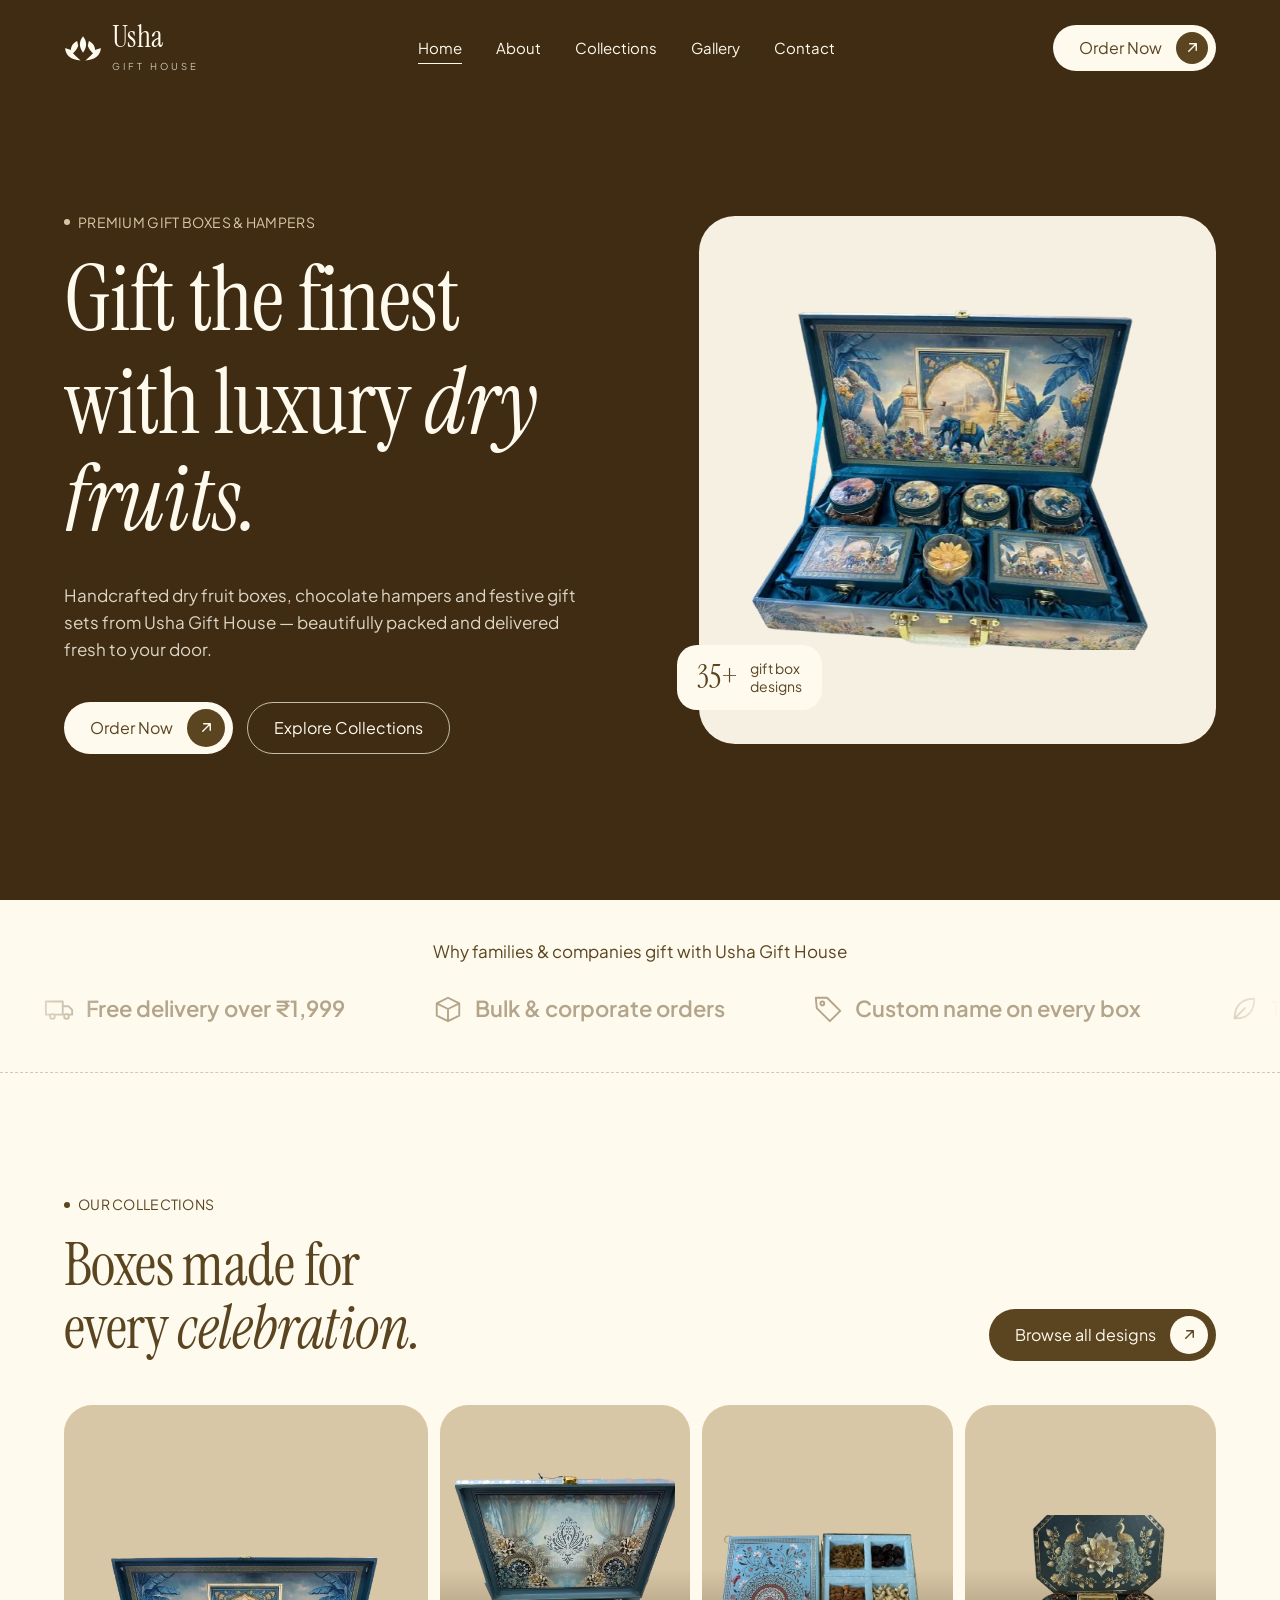
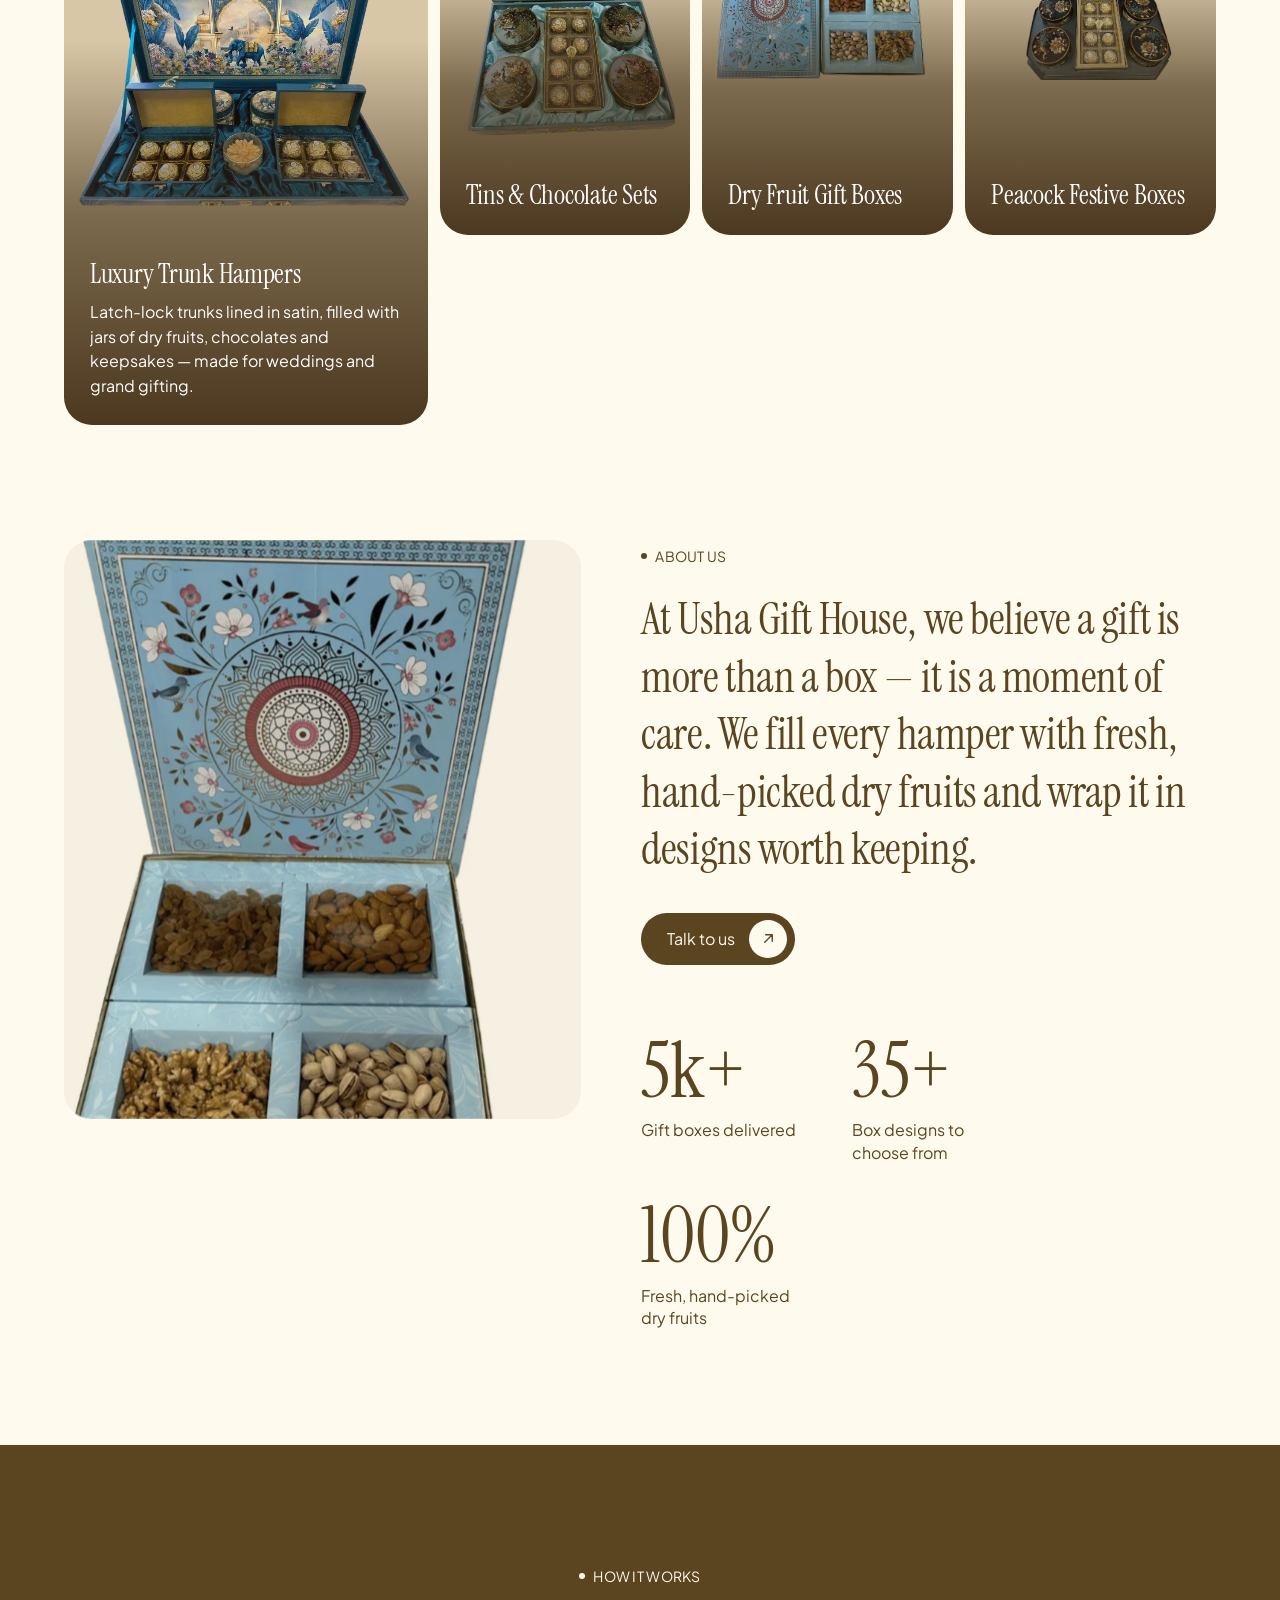
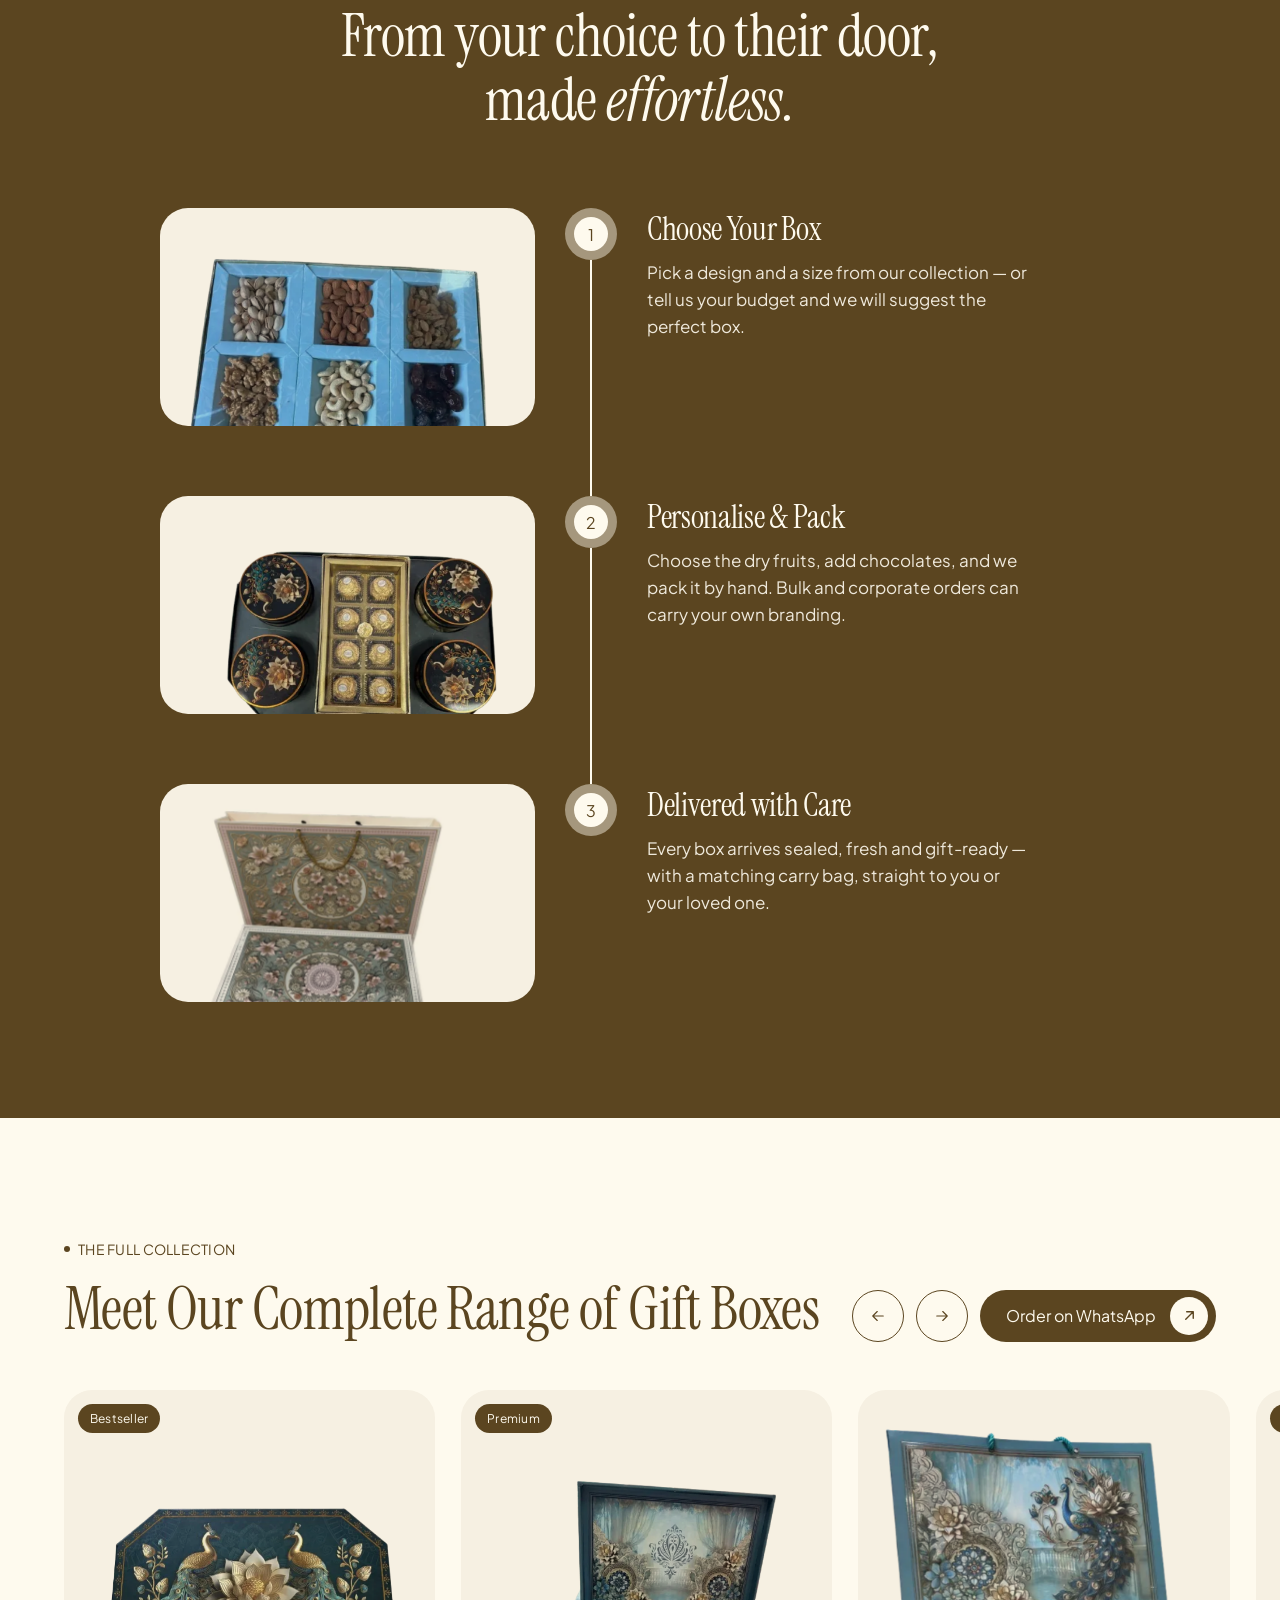
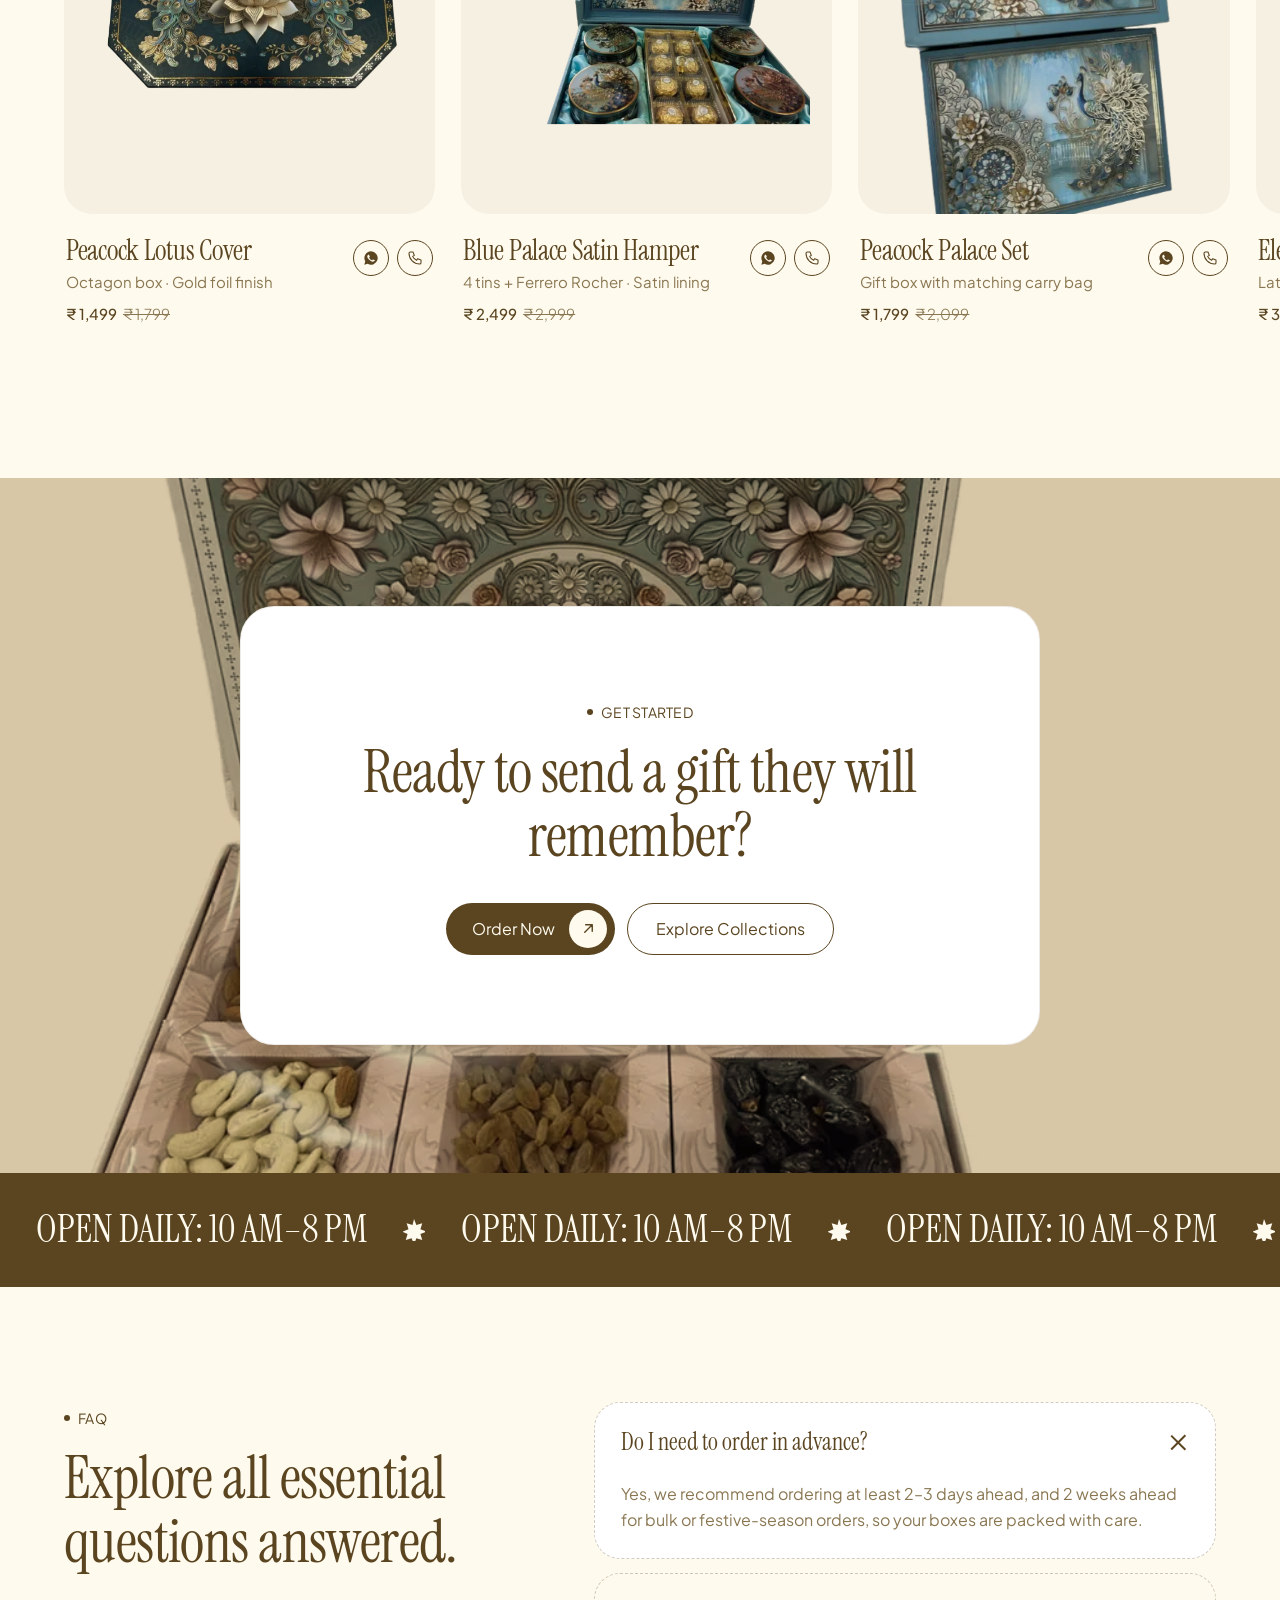
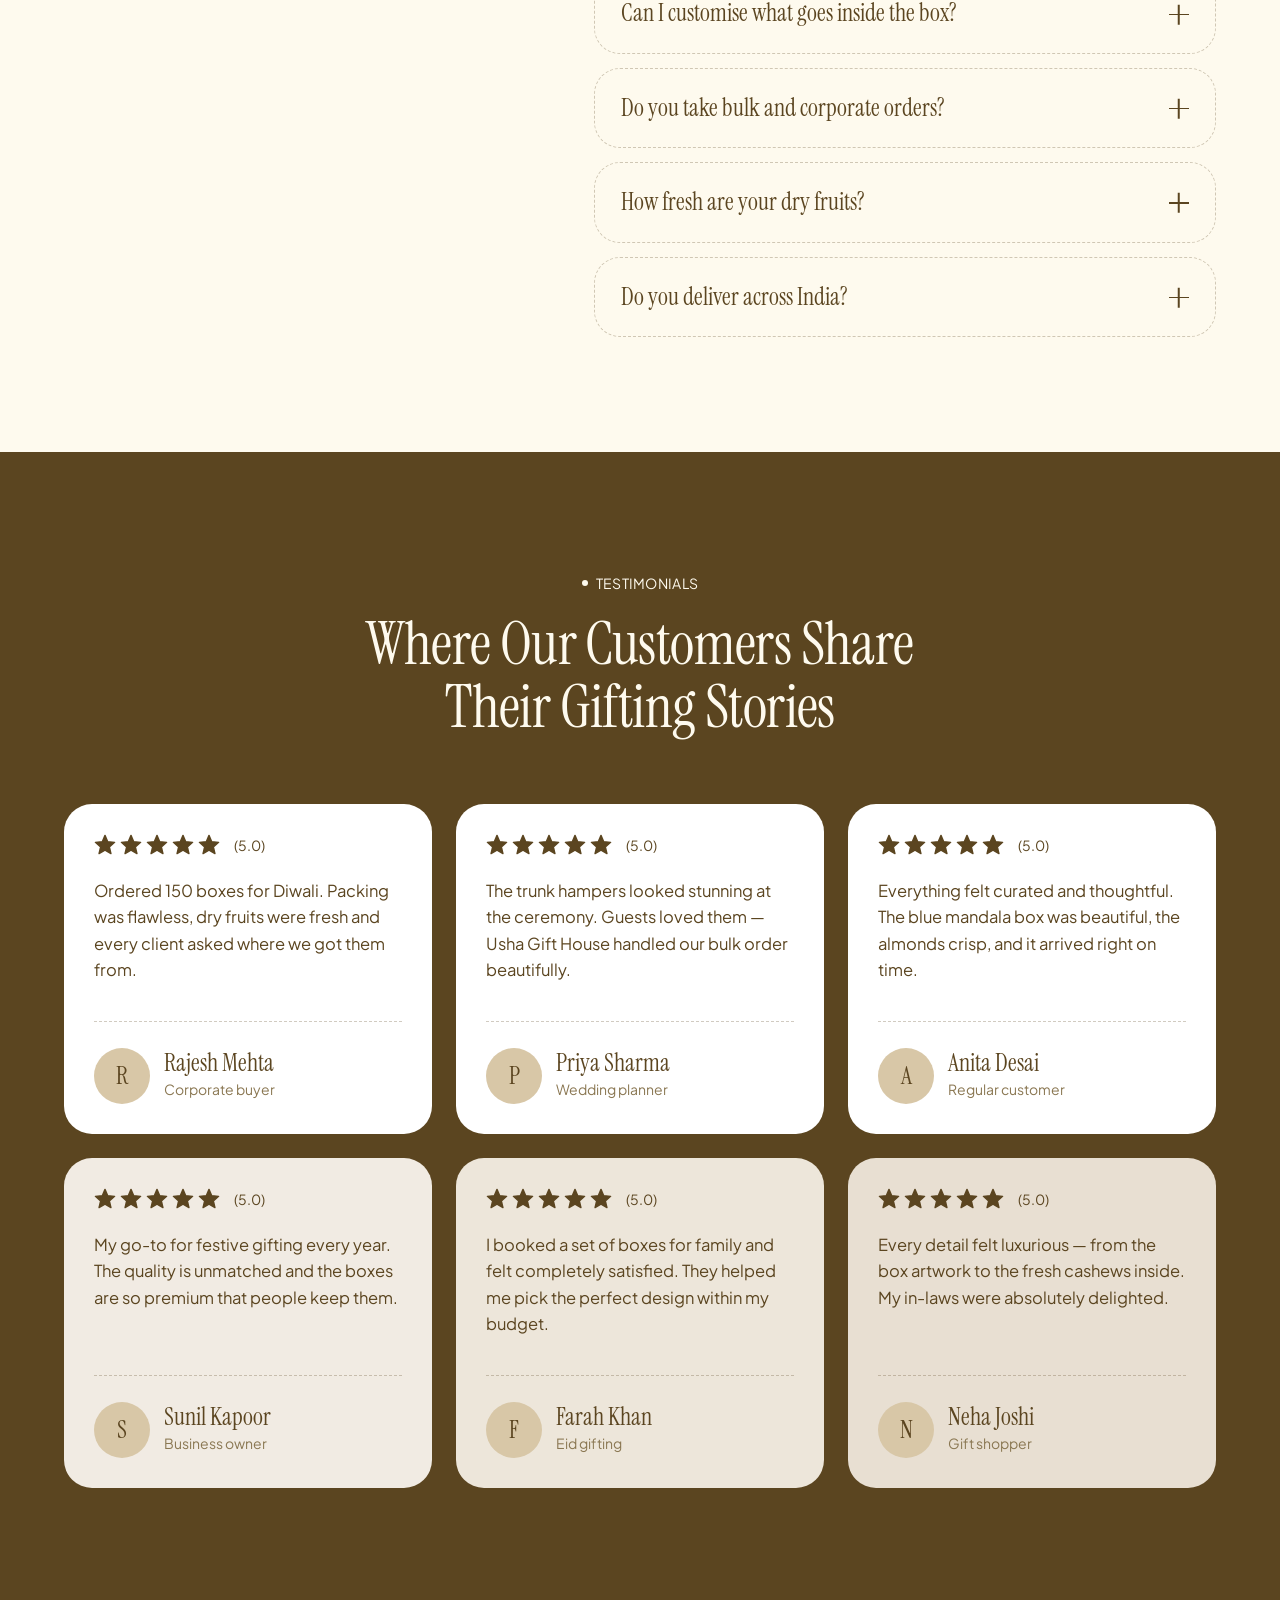
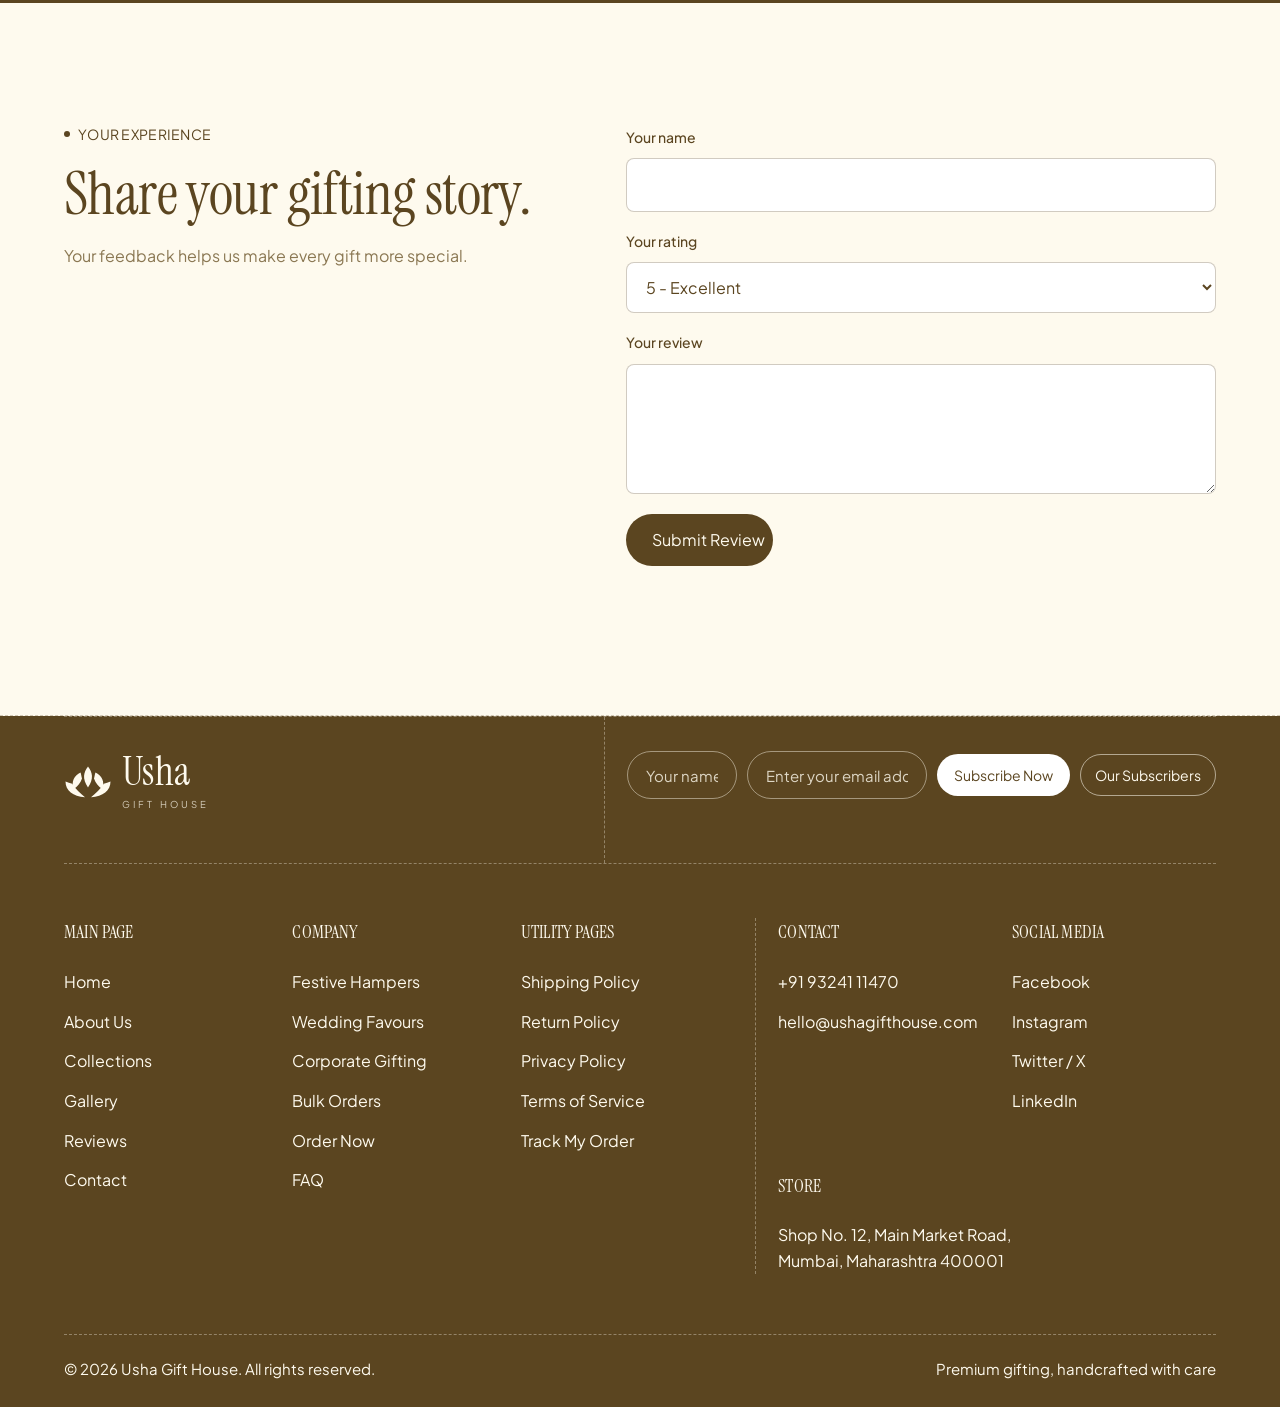
<file: index.html>
<!DOCTYPE html>
<html lang="en">
<head>
<meta charset="utf-8">
<meta name="viewport" content="width=device-width, initial-scale=1, viewport-fit=cover">
<title>Usha Gift House — Premium Dry Fruit Gift Boxes</title>
<meta name="description" content="Usha Gift House: handcrafted premium dry fruit gift boxes, chocolate hampers and festive gift sets for weddings, festivals and corporate gifting.">
<meta property="og:title" content="Usha Gift House — Premium Dry Fruit Gift Boxes">
<meta property="og:description" content="Luxury dry fruit gift boxes and hampers, beautifully packed and delivered fresh.">
<link rel="icon" href="data:image/svg+xml,<svg xmlns=%22http://www.w3.org/2000/svg%22 viewBox=%220 0 100 100%22><text y=%22.9em%22 font-size=%2290%22>🎁</text></svg>">
<link rel="preconnect" href="https://fonts.googleapis.com">
<link rel="preconnect" href="https://fonts.gstatic.com" crossorigin>
<link href="https://fonts.googleapis.com/css2?family=Instrument+Serif:ital@0;1&family=Plus+Jakarta+Sans:wght@300;400;500;600&display=swap" rel="stylesheet">
<link rel="stylesheet" href="style.css">
</head>
<body>

<svg width="0" height="0" style="position:absolute" aria-hidden="true">
  <defs>
    <symbol id="lotus" viewBox="0 0 64 44"><path fill="currentColor" d="M32 2C26 10 24 18 32 30c8-12 6-20 0-28Z"/><path fill="currentColor" d="M22 10c-8 4-13 12-9 22 5-3 9-8 11-14-1-3-1-6-2-8Zm20 0c-1 2-1 5-2 8 2 6 6 11 11 14 4-10-1-18-9-22Z"/><path fill="currentColor" d="M2 22c0 12 10 20 26 21C22 38 15 32 11 25 8 24 5 23 2 22Zm60 0c-3 1-6 2-9 3-4 7-11 13-17 18 16-1 26-9 26-21Z"/></symbol>
    <symbol id="arrow" viewBox="0 0 16 16"><path d="M4 12 12 4M5 4h7v7" fill="none" stroke="currentColor" stroke-width="1.5" stroke-linecap="round" stroke-linejoin="round"/></symbol>
    <symbol id="star6" viewBox="0 0 24 24"><path d="M12 0l2.6 6.6L21 4.6l-2 6.6 6.6 2.6-6.6 2.6 2 6.6-6.4-2-2.6 6.6-2.6-6.6-6.4 2 2-6.6L-.6 13.8l6.6-2.6-2-6.6 6.4 2z"/></symbol>
    <symbol id="star" viewBox="0 0 24 24"><path d="M12 1.5l3 6.9 7.5.7-5.7 5 1.7 7.3-6.5-3.9-6.5 3.9 1.7-7.3-5.7-5 7.5-.7z" stroke="currentColor" stroke-width="1.5" stroke-linejoin="round"/></symbol>
    <symbol id="wa" viewBox="0 0 24 24"><path fill="currentColor" d="M12 2a10 10 0 0 0-8.6 15L2 22l5.1-1.3A10 10 0 1 0 12 2Zm5.3 14.2c-.2.6-1.3 1.2-1.8 1.2-.5.1-1 .2-3.3-.7-2.8-1.2-4.6-4-4.7-4.2-.1-.2-1.1-1.5-1.1-2.8 0-1.4.7-2 1-2.3.2-.3.5-.3.7-.3h.5c.2 0 .4 0 .6.5l.9 2.1c.1.2.1.4 0 .5l-.4.6-.4.4c-.1.2-.3.3-.1.6.2.3.8 1.3 1.7 2.1 1.2 1 2.1 1.3 2.4 1.5.3.1.4.1.6-.1l.8-1c.2-.3.4-.2.6-.1l2 1c.3.1.5.2.5.3.1.2.1.7-.1 1.2Z"/></symbol>
    <symbol id="call" viewBox="0 0 24 24"><path fill="none" stroke="currentColor" stroke-width="1.6" stroke-linejoin="round" d="M5 3h4l2 5-2.5 1.5a11 11 0 0 0 6 6L16 13l5 2v4a2 2 0 0 1-2 2A16 16 0 0 1 3 5a2 2 0 0 1 2-2Z"/></symbol>
    <symbol id="chev" viewBox="0 0 24 24"><path d="M5 12h14M13 6l6 6-6 6" fill="none" stroke="currentColor" stroke-width="1.5" stroke-linecap="round" stroke-linejoin="round"/></symbol>
    <symbol id="truck" viewBox="0 0 32 32"><g fill="none" stroke="currentColor" stroke-width="2" stroke-linejoin="round" stroke-linecap="round"><path d="M2 8h18v14H2zM20 13h6l4 4v5h-10"/><circle cx="9" cy="24" r="2.5" fill="#FEFAEE"/><circle cx="24" cy="24" r="2.5" fill="#FEFAEE"/></g></symbol>
    <symbol id="box" viewBox="0 0 32 32"><g fill="none" stroke="currentColor" stroke-width="2" stroke-linejoin="round"><path d="M4 10 16 4l12 6v13l-12 6-12-6zM4 10l12 6 12-6M16 16v13"/></g></symbol>
    <symbol id="leaf" viewBox="0 0 32 32"><g fill="none" stroke="currentColor" stroke-width="2" stroke-linejoin="round" stroke-linecap="round"><path d="M6 26C6 12 14 5 27 5c0 13-7 21-19 21zM6 26 17 15"/></g></symbol>
    <symbol id="tag" viewBox="0 0 32 32"><g fill="none" stroke="currentColor" stroke-width="2" stroke-linejoin="round"><path d="M3 4h12l14 14-11 11L4 15z"/><circle cx="10" cy="10" r="2"/></g></symbol>
  </defs>
</svg>

<header class="hdr" id="hdr">
  <div class="wrap">
    <a href="#home" class="logo" aria-label="Usha Gift House — home">
      <svg viewBox="0 0 64 44" aria-hidden="true"><use href="#lotus"/></svg>
      <div><span>Usha</span><small>GIFT HOUSE</small></div>
    </a>
    <nav class="nav" aria-label="Main">
      <a href="#home" class="on">Home</a>
      <a href="#about">About</a>
      <a href="#collections">Collections</a>
      <a href="#gallery">Gallery</a>
      <a href="#contact">Contact</a>
    </nav>
    <a class="btn btn-light" data-wa href="#">Order Now <span class="ic"><svg><use href="#arrow"/></svg></span></a>
    <button class="burger" id="burger" aria-label="Open menu" aria-expanded="false" aria-controls="mmenu"><span></span></button>
  </div>
</header>

<div class="mmenu" id="mmenu" aria-hidden="true">
  <a class="l" href="#home">Home</a>
  <a class="l" href="#about">About</a>
  <a class="l" href="#collections">Collections</a>
  <a class="l" href="#gallery">Gallery</a>
  <a class="l" href="#contact">Contact</a>
  <a class="btn btn-light" data-wa href="#">Order Now <span class="ic"><svg><use href="#arrow"/></svg></span></a>
</div>

<main>
<!-- HERO -->
<section class="hero" id="home">
  <div class="wrap">
    <div>
      <span class="eyebrow">Premium gift boxes &amp; hampers</span>
      <h1><span class="ln"><span>Gift the finest</span></span><span class="ln"><span>with luxury <em>dry fruits.</em></span></span></h1>
      <p class="lead">Handcrafted dry fruit boxes, chocolate hampers and festive gift sets from Usha Gift House — beautifully packed and delivered fresh to your door.</p>
      <div class="cta">
        <a class="btn btn-light" data-wa href="#">Order Now <span class="ic"><svg><use href="#arrow"/></svg></span></a>
        <a class="btn btn-outline" href="collections.html">Explore Collections</a>
      </div>
    </div>
    <div class="hero-art">
      <div class="hero-panel"><img id="heroImg" src="images/hero-elephant-palace-trunk.webp" alt="Luxury palace trunk gift hamper with jars and Ferrero Rocher on blue satin"></div>
      <div class="hero-tag"><b>35+</b><span>gift box<br>designs</span></div>
    </div>
  </div>
</section>

<!-- TRUST MARQUEE -->
<section class="trust">
  <p class="rv">Why families &amp; companies gift with Usha Gift House</p>
  <div class="mq" aria-hidden="true"><div class="mq-track">
    <div><span class="mq-item"><svg viewBox="0 0 32 32"><use href="#truck"/></svg>Free delivery over ₹1,999</span><span class="mq-item"><svg viewBox="0 0 32 32"><use href="#box"/></svg>Bulk &amp; corporate orders</span><span class="mq-item"><svg viewBox="0 0 32 32"><use href="#tag"/></svg>Custom name on every box</span><span class="mq-item"><svg viewBox="0 0 32 32"><use href="#leaf"/></svg>100% fresh dry fruits</span><span class="mq-item"><svg viewBox="0 0 32 32"><use href="#box"/></svg>Festive &amp; wedding hampers</span></div><div><span class="mq-item"><svg viewBox="0 0 32 32"><use href="#truck"/></svg>Free delivery over ₹1,999</span><span class="mq-item"><svg viewBox="0 0 32 32"><use href="#box"/></svg>Bulk &amp; corporate orders</span><span class="mq-item"><svg viewBox="0 0 32 32"><use href="#tag"/></svg>Custom name on every box</span><span class="mq-item"><svg viewBox="0 0 32 32"><use href="#leaf"/></svg>100% fresh dry fruits</span><span class="mq-item"><svg viewBox="0 0 32 32"><use href="#box"/></svg>Festive &amp; wedding hampers</span></div>
  </div></div>
</section>
<hr class="divider">

<!-- COLLECTIONS -->
<section class="sec" id="collections">
  <div class="wrap">
    <div class="col-head rv">
      <div><span class="eyebrow">Our collections</span><h2>Boxes made for<br>every <em>celebration.</em></h2></div>
      <a class="btn btn-dark" href="collections.html">Browse all designs <span class="ic"><svg><use href="#arrow"/></svg></span></a>
    </div>
    <div class="cards rv d1" id="cards">
      <article class="card on" tabindex="0"><img src="images/collection-luxury-trunk.webp" alt="Luxury trunk hamper with Ferrero Rocher and jars" loading="lazy"><div class="tx"><h3>Luxury Trunk Hampers</h3><p class="desc">Latch-lock trunks lined in satin, filled with jars of dry fruits, chocolates and keepsakes — made for weddings and grand gifting.</p></div></article>
      <article class="card" tabindex="0"><img src="images/collection-tins-chocolate.webp" alt="Blue satin gift box with tins and Ferrero Rocher" loading="lazy"><div class="tx"><h3>Tins &amp; Chocolate Sets</h3><p class="desc">Hand-painted tins paired with a Ferrero Rocher tray, nestled in soft satin. A festive favourite.</p></div></article>
      <article class="card" tabindex="0"><img src="images/collection-dry-fruit-box.webp" alt="Blue mandala dry fruit box with six compartments" loading="lazy"><div class="tx"><h3>Dry Fruit Gift Boxes</h3><p class="desc">Compartment boxes with almonds, cashews, pistachios, walnuts, raisins and dates — fresh, crisp and premium.</p></div></article>
      <article class="card" tabindex="0"><img src="images/collection-peacock-festive.webp" alt="Peacock lotus octagon gift hamper" loading="lazy"><div class="tx"><h3>Peacock Festive Boxes</h3><p class="desc">Gold-foil peacock and lotus designs that make every Diwali, Eid and celebration feel special.</p></div></article>
    </div>
  </div>
</section>

<!-- ABOUT -->
<section class="sec about" id="about" style="padding-top:0">
  <div class="wrap">
    <div class="about-img rv"><img src="images/about-blue-mandala-box.webp" alt="Blue mandala gift box open with four compartments of dry fruits" loading="lazy"></div>
    <div class="rv d1">
      <span class="eyebrow">About us</span>
      <h2>At Usha Gift House, we believe a gift is more than a box — it is a moment of care. We fill every hamper with fresh, hand-picked dry fruits and wrap it in designs worth keeping.</h2>
      <a class="btn btn-dark" href="#contact">Talk to us <span class="ic"><svg><use href="#arrow"/></svg></span></a>
      <div class="stats">
        <div class="stat"><b>5k+</b><span>Gift boxes delivered</span></div>
        <div class="stat"><b>35+</b><span>Box designs to choose from</span></div>
        <div class="stat"><b>100%</b><span>Fresh, hand-picked dry fruits</span></div>
      </div>
    </div>
  </div>
</section>

<!-- PROCESS -->
<section class="sec dark process" id="process">
  <div class="wrap">
    <div class="center rv"><span class="eyebrow">How it works</span>
      <h2>From your choice to their door,<br>made <em>effortless.</em></h2></div>
    <div class="steps" style="margin-top:76px">
      <div class="step rv">
        <div class="step-img"><img src="images/step1-six-compartment-tray.webp" alt="Six-compartment dry fruit tray" loading="lazy"></div>
        <div class="step-num"><i>1</i></div>
        <div class="tx"><h3>Choose Your Box</h3><p>Pick a design and a size from our collection — or tell us your budget and we will suggest the perfect box.</p></div>
      </div>
      <div class="step rv">
        <div class="step-img"><img src="images/step2-tins-ferrero.webp" alt="Tins and Ferrero Rocher tray arranged in a box" loading="lazy"></div>
        <div class="step-num"><i>2</i></div>
        <div class="tx"><h3>Personalise &amp; Pack</h3><p>Choose the dry fruits, add chocolates, and we pack it by hand. Bulk and corporate orders can carry your own branding.</p></div>
      </div>
      <div class="step rv">
        <div class="step-img"><img src="images/step3-box-with-bag.webp" alt="Gift box with matching carry bag" loading="lazy"></div>
        <div class="step-num"><i>3</i></div>
        <div class="tx"><h3>Delivered with Care</h3><p>Every box arrives sealed, fresh and gift-ready — with a matching carry bag, straight to you or your loved one.</p></div>
      </div>
    </div>
  </div>
</section>

<!-- GALLERY (replaces therapists) -->
<section class="sec" id="gallery" style="padding-inline:0">
  <div class="wrap">
    <div class="gal-head rv">
      <div><span class="eyebrow">The full collection</span><h2>Meet Our Complete Range of Gift Boxes</h2></div>
      <div class="gal-tools">
        <button class="arrow" id="gPrev" aria-label="Previous"><svg viewBox="0 0 24 24" style="transform:scaleX(-1)"><use href="#chev"/></svg></button>
        <button class="arrow" id="gNext" aria-label="Next"><svg viewBox="0 0 24 24"><use href="#chev"/></svg></button>
        <a class="btn btn-dark" data-wa href="#">Order on WhatsApp <span class="ic"><svg><use href="#arrow"/></svg></span></a>
      </div>
    </div>
  </div>
  <div class="rail" id="rail" tabindex="0" aria-label="Gift box gallery">
    <article class="gcard"><div class="gimg"><span class="gbadge">Bestseller</span><img src="images/peacock-lotus-cover.webp" alt="Peacock Lotus Cover — Octagon box · Gold foil finish" loading="lazy" draggable="false"></div>
<div class="ginfo"><div><h3>Peacock Lotus Cover</h3><p>Octagon box · Gold foil finish</p><div class="gprice">₹ 1,499<s>₹ 1,799</s></div></div>
<div class="wa"><a data-wa-item="Peacock Lotus Cover" href="#" aria-label="Enquire about Peacock Lotus Cover on WhatsApp"><svg viewBox="0 0 24 24"><use href="#wa"/></svg></a><a href="tel:+919876543210" aria-label="Call to order"><svg viewBox="0 0 24 24"><use href="#call"/></svg></a></div></div></article><article class="gcard"><div class="gimg"><span class="gbadge">Premium</span><img src="images/blue-palace-satin-hamper.webp" alt="Blue Palace Satin Hamper — 4 tins + Ferrero Rocher · Satin lining" loading="lazy" draggable="false"></div>
<div class="ginfo"><div><h3>Blue Palace Satin Hamper</h3><p>4 tins + Ferrero Rocher · Satin lining</p><div class="gprice">₹ 2,499<s>₹ 2,999</s></div></div>
<div class="wa"><a data-wa-item="Blue Palace Satin Hamper" href="#" aria-label="Enquire about Blue Palace Satin Hamper on WhatsApp"><svg viewBox="0 0 24 24"><use href="#wa"/></svg></a><a href="tel:+919876543210" aria-label="Call to order"><svg viewBox="0 0 24 24"><use href="#call"/></svg></a></div></div></article><article class="gcard"><div class="gimg"><img src="images/peacock-palace-set.webp" alt="Peacock Palace Set — Gift box with matching carry bag" loading="lazy" draggable="false"></div>
<div class="ginfo"><div><h3>Peacock Palace Set</h3><p>Gift box with matching carry bag</p><div class="gprice">₹ 1,799<s>₹ 2,099</s></div></div>
<div class="wa"><a data-wa-item="Peacock Palace Set" href="#" aria-label="Enquire about Peacock Palace Set on WhatsApp"><svg viewBox="0 0 24 24"><use href="#wa"/></svg></a><a href="tel:+919876543210" aria-label="Call to order"><svg viewBox="0 0 24 24"><use href="#call"/></svg></a></div></div></article><article class="gcard"><div class="gimg"><span class="gbadge">Luxury</span><img src="images/elephant-palace-trunk.webp" alt="Elephant Palace Trunk — Latch-lock trunk lid" loading="lazy" draggable="false"></div>
<div class="ginfo"><div><h3>Elephant Palace Trunk</h3><p>Latch-lock trunk lid</p><div class="gprice">₹ 3,499<s>₹ 3,999</s></div></div>
<div class="wa"><a data-wa-item="Elephant Palace Trunk" href="#" aria-label="Enquire about Elephant Palace Trunk on WhatsApp"><svg viewBox="0 0 24 24"><use href="#wa"/></svg></a><a href="tel:+919876543210" aria-label="Call to order"><svg viewBox="0 0 24 24"><use href="#call"/></svg></a></div></div></article><article class="gcard"><div class="gimg"><img src="images/palace-trunk-lid.webp" alt="Palace Trunk Lid — Elephant &amp; palace artwork" loading="lazy" draggable="false"></div>
<div class="ginfo"><div><h3>Palace Trunk Lid</h3><p>Elephant &amp; palace artwork</p><div class="gprice">₹ 3,299<s>₹ 3,799</s></div></div>
<div class="wa"><a data-wa-item="Palace Trunk Lid" href="#" aria-label="Enquire about Palace Trunk Lid on WhatsApp"><svg viewBox="0 0 24 24"><use href="#wa"/></svg></a><a href="tel:+919876543210" aria-label="Call to order"><svg viewBox="0 0 24 24"><use href="#call"/></svg></a></div></div></article><article class="gcard"><div class="gimg"><img src="images/blue-mandala-cover.webp" alt="Blue Mandala Cover — Gold foil mandala print" loading="lazy" draggable="false"></div>
<div class="ginfo"><div><h3>Blue Mandala Cover</h3><p>Gold foil mandala print</p><div class="gprice">₹ 1,299<s>₹ 1,499</s></div></div>
<div class="wa"><a data-wa-item="Blue Mandala Cover" href="#" aria-label="Enquire about Blue Mandala Cover on WhatsApp"><svg viewBox="0 0 24 24"><use href="#wa"/></svg></a><a href="tel:+919876543210" aria-label="Call to order"><svg viewBox="0 0 24 24"><use href="#call"/></svg></a></div></div></article><article class="gcard"><div class="gimg"><span class="gbadge">New</span><img src="images/blue-mandala-box.webp" alt="Blue Mandala Box — 4 compartments · Dry fruit assortment" loading="lazy" draggable="false"></div>
<div class="ginfo"><div><h3>Blue Mandala Box</h3><p>4 compartments · Dry fruit assortment</p><div class="gprice">₹ 1,399<s>₹ 1,599</s></div></div>
<div class="wa"><a data-wa-item="Blue Mandala Box" href="#" aria-label="Enquire about Blue Mandala Box on WhatsApp"><svg viewBox="0 0 24 24"><use href="#wa"/></svg></a><a href="tel:+919876543210" aria-label="Call to order"><svg viewBox="0 0 24 24"><use href="#call"/></svg></a></div></div></article><article class="gcard"><div class="gimg"><span class="gbadge">Bestseller</span><img src="images/rose-lily-dry-fruit-box.webp" alt="Rose Lily Dry Fruit Box — 6 compartments · Premium mix" loading="lazy" draggable="false"></div>
<div class="ginfo"><div><h3>Rose Lily Dry Fruit Box</h3><p>6 compartments · Premium mix</p><div class="gprice">₹ 1,899<s>₹ 2,199</s></div></div>
<div class="wa"><a data-wa-item="Rose Lily Dry Fruit Box" href="#" aria-label="Enquire about Rose Lily Dry Fruit Box on WhatsApp"><svg viewBox="0 0 24 24"><use href="#wa"/></svg></a><a href="tel:+919876543210" aria-label="Call to order"><svg viewBox="0 0 24 24"><use href="#call"/></svg></a></div></div></article><article class="gcard"><div class="gimg"><img src="images/rose-lily-carry-box.webp" alt="Rose Lily Carry Box — Cover with gold rope handle" loading="lazy" draggable="false"></div>
<div class="ginfo"><div><h3>Rose Lily Carry Box</h3><p>Cover with gold rope handle</p><div class="gprice">₹ 1,699<s>₹ 1,999</s></div></div>
<div class="wa"><a data-wa-item="Rose Lily Carry Box" href="#" aria-label="Enquire about Rose Lily Carry Box on WhatsApp"><svg viewBox="0 0 24 24"><use href="#wa"/></svg></a><a href="tel:+919876543210" aria-label="Call to order"><svg viewBox="0 0 24 24"><use href="#call"/></svg></a></div></div></article><article class="gcard"><div class="gimg"><img src="images/rose-lily-box-cover.webp" alt="Rose Lily Box Cover — Embossed floral finish" loading="lazy" draggable="false"></div>
<div class="ginfo"><div><h3>Rose Lily Box Cover</h3><p>Embossed floral finish</p><div class="gprice">₹ 1,599<s>₹ 1,899</s></div></div>
<div class="wa"><a data-wa-item="Rose Lily Box Cover" href="#" aria-label="Enquire about Rose Lily Box Cover on WhatsApp"><svg viewBox="0 0 24 24"><use href="#wa"/></svg></a><a href="tel:+919876543210" aria-label="Call to order"><svg viewBox="0 0 24 24"><use href="#call"/></svg></a></div></div></article><article class="gcard"><div class="gimg"><img src="images/rose-lily-open-box.webp" alt="Rose Lily Open Box — 6 compartments · Lid-up display" loading="lazy" draggable="false"></div>
<div class="ginfo"><div><h3>Rose Lily Open Box</h3><p>6 compartments · Lid-up display</p><div class="gprice">₹ 1,899<s>₹ 2,199</s></div></div>
<div class="wa"><a data-wa-item="Rose Lily Open Box" href="#" aria-label="Enquire about Rose Lily Open Box on WhatsApp"><svg viewBox="0 0 24 24"><use href="#wa"/></svg></a><a href="tel:+919876543210" aria-label="Call to order"><svg viewBox="0 0 24 24"><use href="#call"/></svg></a></div></div></article><article class="gcard"><div class="gimg"><img src="images/rose-lily-box-with-lid.webp" alt="Rose Lily Box with Lid — 6 compartments · Nuts, raisins &amp; more" loading="lazy" draggable="false"></div>
<div class="ginfo"><div><h3>Rose Lily Box with Lid</h3><p>6 compartments · Nuts, raisins &amp; more</p><div class="gprice">₹ 1,899<s>₹ 2,199</s></div></div>
<div class="wa"><a data-wa-item="Rose Lily Box with Lid" href="#" aria-label="Enquire about Rose Lily Box with Lid on WhatsApp"><svg viewBox="0 0 24 24"><use href="#wa"/></svg></a><a href="tel:+919876543210" aria-label="Call to order"><svg viewBox="0 0 24 24"><use href="#call"/></svg></a></div></div></article><article class="gcard"><div class="gimg"><span class="gbadge">Set</span><img src="images/peacock-tree-hamper-set.webp" alt="Peacock Tree Hamper Set — Box + carry bag · 6 compartments" loading="lazy" draggable="false"></div>
<div class="ginfo"><div><h3>Peacock Tree Hamper Set</h3><p>Box + carry bag · 6 compartments</p><div class="gprice">₹ 2,199<s>₹ 2,599</s></div></div>
<div class="wa"><a data-wa-item="Peacock Tree Hamper Set" href="#" aria-label="Enquire about Peacock Tree Hamper Set on WhatsApp"><svg viewBox="0 0 24 24"><use href="#wa"/></svg></a><a href="tel:+919876543210" aria-label="Call to order"><svg viewBox="0 0 24 24"><use href="#call"/></svg></a></div></div></article><article class="gcard"><div class="gimg"><img src="images/peacock-tree-box-cover.webp" alt="Peacock Tree Box Cover — Hand-illustrated tree of life" loading="lazy" draggable="false"></div>
<div class="ginfo"><div><h3>Peacock Tree Box Cover</h3><p>Hand-illustrated tree of life</p><div class="gprice">₹ 1,599<s>₹ 1,899</s></div></div>
<div class="wa"><a data-wa-item="Peacock Tree Box Cover" href="#" aria-label="Enquire about Peacock Tree Box Cover on WhatsApp"><svg viewBox="0 0 24 24"><use href="#wa"/></svg></a><a href="tel:+919876543210" aria-label="Call to order"><svg viewBox="0 0 24 24"><use href="#call"/></svg></a></div></div></article><article class="gcard"><div class="gimg"><img src="images/peacock-tree-open-box.webp" alt="Peacock Tree Open Box — Ivory gift box · 6 compartments" loading="lazy" draggable="false"></div>
<div class="ginfo"><div><h3>Peacock Tree Open Box</h3><p>Ivory gift box · 6 compartments</p><div class="gprice">₹ 1,999<s>₹ 2,299</s></div></div>
<div class="wa"><a data-wa-item="Peacock Tree Open Box" href="#" aria-label="Enquire about Peacock Tree Open Box on WhatsApp"><svg viewBox="0 0 24 24"><use href="#wa"/></svg></a><a href="tel:+919876543210" aria-label="Call to order"><svg viewBox="0 0 24 24"><use href="#call"/></svg></a></div></div></article><article class="gcard"><div class="gimg"><img src="images/peacock-tree-dry-fruit-tray.webp" alt="Peacock Tree Dry Fruit Tray — 6-window tray · Dates, cashews, almonds" loading="lazy" draggable="false"></div>
<div class="ginfo"><div><h3>Peacock Tree Dry Fruit Tray</h3><p>6-window tray · Dates, cashews, almonds</p><div class="gprice">₹ 1,799<s>₹ 2,099</s></div></div>
<div class="wa"><a data-wa-item="Peacock Tree Dry Fruit Tray" href="#" aria-label="Enquire about Peacock Tree Dry Fruit Tray on WhatsApp"><svg viewBox="0 0 24 24"><use href="#wa"/></svg></a><a href="tel:+919876543210" aria-label="Call to order"><svg viewBox="0 0 24 24"><use href="#call"/></svg></a></div></div></article><article class="gcard"><div class="gimg"><img src="images/peacock-octagon-box.webp" alt="Peacock Octagon Box — 4 compartments · Octagon shape" loading="lazy" draggable="false"></div>
<div class="ginfo"><div><h3>Peacock Octagon Box</h3><p>4 compartments · Octagon shape</p><div class="gprice">₹ 1,599<s>₹ 1,899</s></div></div>
<div class="wa"><a data-wa-item="Peacock Octagon Box" href="#" aria-label="Enquire about Peacock Octagon Box on WhatsApp"><svg viewBox="0 0 24 24"><use href="#wa"/></svg></a><a href="tel:+919876543210" aria-label="Call to order"><svg viewBox="0 0 24 24"><use href="#call"/></svg></a></div></div></article><article class="gcard"><div class="gimg"><img src="images/peacock-octagon-set.webp" alt="Peacock Octagon Set — Cover + 4-compartment tray" loading="lazy" draggable="false"></div>
<div class="ginfo"><div><h3>Peacock Octagon Set</h3><p>Cover + 4-compartment tray</p><div class="gprice">₹ 1,599<s>₹ 1,899</s></div></div>
<div class="wa"><a data-wa-item="Peacock Octagon Set" href="#" aria-label="Enquire about Peacock Octagon Set on WhatsApp"><svg viewBox="0 0 24 24"><use href="#wa"/></svg></a><a href="tel:+919876543210" aria-label="Call to order"><svg viewBox="0 0 24 24"><use href="#call"/></svg></a></div></div></article><article class="gcard"><div class="gimg"><img src="images/peacock-octagon-cover.webp" alt="Peacock Octagon Cover — Feather artwork · Gold accents" loading="lazy" draggable="false"></div>
<div class="ginfo"><div><h3>Peacock Octagon Cover</h3><p>Feather artwork · Gold accents</p><div class="gprice">₹ 1,499<s>₹ 1,799</s></div></div>
<div class="wa"><a data-wa-item="Peacock Octagon Cover" href="#" aria-label="Enquire about Peacock Octagon Cover on WhatsApp"><svg viewBox="0 0 24 24"><use href="#wa"/></svg></a><a href="tel:+919876543210" aria-label="Call to order"><svg viewBox="0 0 24 24"><use href="#call"/></svg></a></div></div></article><article class="gcard"><div class="gimg"><img src="images/night-palace-box.webp" alt="Night Palace Box — 4 compartments · Navy finish" loading="lazy" draggable="false"></div>
<div class="ginfo"><div><h3>Night Palace Box</h3><p>4 compartments · Navy finish</p><div class="gprice">₹ 1,699<s>₹ 1,999</s></div></div>
<div class="wa"><a data-wa-item="Night Palace Box" href="#" aria-label="Enquire about Night Palace Box on WhatsApp"><svg viewBox="0 0 24 24"><use href="#wa"/></svg></a><a href="tel:+919876543210" aria-label="Call to order"><svg viewBox="0 0 24 24"><use href="#call"/></svg></a></div></div></article><article class="gcard"><div class="gimg"><img src="images/night-palace-cover.webp" alt="Night Palace Cover — Palace arch &amp; peacock artwork" loading="lazy" draggable="false"></div>
<div class="ginfo"><div><h3>Night Palace Cover</h3><p>Palace arch &amp; peacock artwork</p><div class="gprice">₹ 1,599<s>₹ 1,899</s></div></div>
<div class="wa"><a data-wa-item="Night Palace Cover" href="#" aria-label="Enquire about Night Palace Cover on WhatsApp"><svg viewBox="0 0 24 24"><use href="#wa"/></svg></a><a href="tel:+919876543210" aria-label="Call to order"><svg viewBox="0 0 24 24"><use href="#call"/></svg></a></div></div></article><article class="gcard"><div class="gimg"><img src="images/night-palace-open-box.webp" alt="Night Palace Open Box — 4 compartments · Almonds, pistachios, cashews" loading="lazy" draggable="false"></div>
<div class="ginfo"><div><h3>Night Palace Open Box</h3><p>4 compartments · Almonds, pistachios, cashews</p><div class="gprice">₹ 1,699<s>₹ 1,999</s></div></div>
<div class="wa"><a data-wa-item="Night Palace Open Box" href="#" aria-label="Enquire about Night Palace Open Box on WhatsApp"><svg viewBox="0 0 24 24"><use href="#wa"/></svg></a><a href="tel:+919876543210" aria-label="Call to order"><svg viewBox="0 0 24 24"><use href="#call"/></svg></a></div></div></article><article class="gcard"><div class="gimg"><img src="images/elephant-lotus-cover.webp" alt="Elephant Lotus Cover — Elephant &amp; lotus artwork" loading="lazy" draggable="false"></div>
<div class="ginfo"><div><h3>Elephant Lotus Cover</h3><p>Elephant &amp; lotus artwork</p><div class="gprice">₹ 1,499<s>₹ 1,799</s></div></div>
<div class="wa"><a data-wa-item="Elephant Lotus Cover" href="#" aria-label="Enquire about Elephant Lotus Cover on WhatsApp"><svg viewBox="0 0 24 24"><use href="#wa"/></svg></a><a href="tel:+919876543210" aria-label="Call to order"><svg viewBox="0 0 24 24"><use href="#call"/></svg></a></div></div></article><article class="gcard"><div class="gimg"><span class="gbadge">New</span><img src="images/elephant-lotus-box.webp" alt="Elephant Lotus Box — 6 compartments · Emerald tray" loading="lazy" draggable="false"></div>
<div class="ginfo"><div><h3>Elephant Lotus Box</h3><p>6 compartments · Emerald tray</p><div class="gprice">₹ 1,999<s>₹ 2,299</s></div></div>
<div class="wa"><a data-wa-item="Elephant Lotus Box" href="#" aria-label="Enquire about Elephant Lotus Box on WhatsApp"><svg viewBox="0 0 24 24"><use href="#wa"/></svg></a><a href="tel:+919876543210" aria-label="Call to order"><svg viewBox="0 0 24 24"><use href="#call"/></svg></a></div></div></article><article class="gcard"><div class="gimg"><img src="images/peacock-ivory-box.webp" alt="Peacock Ivory Box — 4 compartments · Ivory &amp; sage" loading="lazy" draggable="false"></div>
<div class="ginfo"><div><h3>Peacock Ivory Box</h3><p>4 compartments · Ivory &amp; sage</p><div class="gprice">₹ 1,399<s>₹ 1,599</s></div></div>
<div class="wa"><a data-wa-item="Peacock Ivory Box" href="#" aria-label="Enquire about Peacock Ivory Box on WhatsApp"><svg viewBox="0 0 24 24"><use href="#wa"/></svg></a><a href="tel:+919876543210" aria-label="Call to order"><svg viewBox="0 0 24 24"><use href="#call"/></svg></a></div></div></article><article class="gcard"><div class="gimg"><img src="images/marble-tile-box.webp" alt="Marble Tile Box — 4 compartments · Window lid" loading="lazy" draggable="false"></div>
<div class="ginfo"><div><h3>Marble Tile Box</h3><p>4 compartments · Window lid</p><div class="gprice">₹ 1,299<s>₹ 1,499</s></div></div>
<div class="wa"><a data-wa-item="Marble Tile Box" href="#" aria-label="Enquire about Marble Tile Box on WhatsApp"><svg viewBox="0 0 24 24"><use href="#wa"/></svg></a><a href="tel:+919876543210" aria-label="Call to order"><svg viewBox="0 0 24 24"><use href="#call"/></svg></a></div></div></article>
  </div>
</section>

<section class="sec review-form-section" id="leave-review" aria-labelledby="reviewFormHeading">
  <div class="wrap review-form-wrap">
    <div>
      <span class="eyebrow">Your experience</span>
      <h2 id="reviewFormHeading">Share your gifting story.</h2>
      <p>Your feedback helps us make every gift more special.</p>
    </div>
    <form class="review-form" id="reviewForm">
      <label for="reviewName">Your name</label>
      <input id="reviewName" name="name" type="text" maxlength="80" autocomplete="name" required>
      <label for="reviewRating">Your rating</label>
      <select id="reviewRating" name="rating" required>
        <option value="5">5 - Excellent</option>
        <option value="4">4 - Very good</option>
        <option value="3">3 - Good</option>
        <option value="2">2 - Fair</option>
        <option value="1">1 - Poor</option>
      </select>
      <label for="reviewText">Your review</label>
      <textarea id="reviewText" name="review" rows="4" maxlength="1000" required></textarea>
      <button class="btn btn-dark" type="submit">Submit Review</button>
      <p class="review-form-status" id="reviewFormStatus" role="status" aria-live="polite"></p>
    </form>
  </div>
</section>

<!-- TESTIMONIALS -->
<section class="sec dark testi" id="reviews">
  <div class="wrap">
    <div class="center rv"><span class="eyebrow">Testimonials</span><h2>Where Our Customers Share<br>Their Gifting Stories</h2></div>
    <div class="tgrid" style="margin-top:64px">
      <article class="tc"><div class="stars"><svg viewBox="0 0 24 24"><use href="#star"/></svg><svg viewBox="0 0 24 24"><use href="#star"/></svg><svg viewBox="0 0 24 24"><use href="#star"/></svg><svg viewBox="0 0 24 24"><use href="#star"/></svg><svg viewBox="0 0 24 24"><use href="#star"/></svg><span>(5.0)</span></div><blockquote>Ordered 150 boxes for Diwali. Packing was flawless, dry fruits were fresh and every client asked where we got them from.</blockquote><hr><div class="who"><div class="av">R</div><div><b>Rajesh Mehta</b><span>Corporate buyer</span></div></div></article><article class="tc"><div class="stars"><svg viewBox="0 0 24 24"><use href="#star"/></svg><svg viewBox="0 0 24 24"><use href="#star"/></svg><svg viewBox="0 0 24 24"><use href="#star"/></svg><svg viewBox="0 0 24 24"><use href="#star"/></svg><svg viewBox="0 0 24 24"><use href="#star"/></svg><span>(5.0)</span></div><blockquote>The trunk hampers looked stunning at the ceremony. Guests loved them — Usha Gift House handled our bulk order beautifully.</blockquote><hr><div class="who"><div class="av">P</div><div><b>Priya Sharma</b><span>Wedding planner</span></div></div></article><article class="tc"><div class="stars"><svg viewBox="0 0 24 24"><use href="#star"/></svg><svg viewBox="0 0 24 24"><use href="#star"/></svg><svg viewBox="0 0 24 24"><use href="#star"/></svg><svg viewBox="0 0 24 24"><use href="#star"/></svg><svg viewBox="0 0 24 24"><use href="#star"/></svg><span>(5.0)</span></div><blockquote>Everything felt curated and thoughtful. The blue mandala box was beautiful, the almonds crisp, and it arrived right on time.</blockquote><hr><div class="who"><div class="av">A</div><div><b>Anita Desai</b><span>Regular customer</span></div></div></article><article class="tc b"><div class="stars"><svg viewBox="0 0 24 24"><use href="#star"/></svg><svg viewBox="0 0 24 24"><use href="#star"/></svg><svg viewBox="0 0 24 24"><use href="#star"/></svg><svg viewBox="0 0 24 24"><use href="#star"/></svg><svg viewBox="0 0 24 24"><use href="#star"/></svg><span>(5.0)</span></div><blockquote>My go-to for festive gifting every year. The quality is unmatched and the boxes are so premium that people keep them.</blockquote><hr><div class="who"><div class="av">S</div><div><b>Sunil Kapoor</b><span>Business owner</span></div></div></article><article class="tc b"><div class="stars"><svg viewBox="0 0 24 24"><use href="#star"/></svg><svg viewBox="0 0 24 24"><use href="#star"/></svg><svg viewBox="0 0 24 24"><use href="#star"/></svg><svg viewBox="0 0 24 24"><use href="#star"/></svg><svg viewBox="0 0 24 24"><use href="#star"/></svg><span>(5.0)</span></div><blockquote>I booked a set of boxes for family and felt completely satisfied. They helped me pick the perfect design within my budget.</blockquote><hr><div class="who"><div class="av">F</div><div><b>Farah Khan</b><span>Eid gifting</span></div></div></article><article class="tc b"><div class="stars"><svg viewBox="0 0 24 24"><use href="#star"/></svg><svg viewBox="0 0 24 24"><use href="#star"/></svg><svg viewBox="0 0 24 24"><use href="#star"/></svg><svg viewBox="0 0 24 24"><use href="#star"/></svg><svg viewBox="0 0 24 24"><use href="#star"/></svg><span>(5.0)</span></div><blockquote>Every detail felt luxurious — from the box artwork to the fresh cashews inside. My in-laws were absolutely delighted.</blockquote><hr><div class="who"><div class="av">N</div><div><b>Neha Joshi</b><span>Gift shopper</span></div></div></article>
    </div>
  </div>
</section>

<!-- ANNOUNCEMENT -->
<div class="ann" aria-label="Opening hours"><div class="ann-track">
  <div><span>Open daily: 10 AM–8 PM</span><svg viewBox="0 0 24 24"><use href="#star6"/></svg><span>Open daily: 10 AM–8 PM</span><svg viewBox="0 0 24 24"><use href="#star6"/></svg><span>Open daily: 10 AM–8 PM</span><svg viewBox="0 0 24 24"><use href="#star6"/></svg><span>Open daily: 10 AM–8 PM</span><svg viewBox="0 0 24 24"><use href="#star6"/></svg></div><div><span>Open daily: 10 AM–8 PM</span><svg viewBox="0 0 24 24"><use href="#star6"/></svg><span>Open daily: 10 AM–8 PM</span><svg viewBox="0 0 24 24"><use href="#star6"/></svg><span>Open daily: 10 AM–8 PM</span><svg viewBox="0 0 24 24"><use href="#star6"/></svg><span>Open daily: 10 AM–8 PM</span><svg viewBox="0 0 24 24"><use href="#star6"/></svg></div>
</div></div>

<!-- FAQ -->
<section class="sec faq" id="faq">
  <div class="wrap">
    <div class="rv"><span class="eyebrow">FAQ</span><h2>Explore all essential questions answered.</h2></div>
    <div class="acc rv d1" id="acc">
      <div class="qi open"><button aria-expanded="true"><span>Do I need to order in advance?</span><i class="pm"></i></button><div class="qa"><div><p>Yes, we recommend ordering at least 2–3 days ahead, and 2 weeks ahead for bulk or festive-season orders, so your boxes are packed with care.</p></div></div></div><div class="qi"><button aria-expanded="false"><span>Can I customise what goes inside the box?</span><i class="pm"></i></button><div class="qa"><div><p>Absolutely. Choose your dry fruits for each compartment, add chocolates or tins, and we will pack it exactly the way you like.</p></div></div></div><div class="qi"><button aria-expanded="false"><span>Do you take bulk and corporate orders?</span><i class="pm"></i></button><div class="qa"><div><p>Yes. We handle wedding favours, festive hampers and corporate gifting, with custom branding and special pricing on larger quantities.</p></div></div></div><div class="qi"><button aria-expanded="false"><span>How fresh are your dry fruits?</span><i class="pm"></i></button><div class="qa"><div><p>We hand-pick premium almonds, cashews, pistachios, walnuts, raisins and dates, and pack them fresh for each order.</p></div></div></div><div class="qi"><button aria-expanded="false"><span>Do you deliver across India?</span><i class="pm"></i></button><div class="qa"><div><p>We deliver at your doorstep in sealed, gift-ready packaging. Message us on WhatsApp with your pincode to confirm delivery time.</p></div></div></div>
    </div>
  </div>
</section>

<!-- FINAL CTA -->
<section class="fcta" style="--ctabg:url(images/rose-lily-dry-fruit-box.webp)">
  <div class="wrap">
    <div class="fcta-card rv">
      <span class="eyebrow">Get started</span>
      <h2>Ready to send a gift they will remember?</h2>
      <div class="row">
        <a class="btn btn-dark" data-wa href="#">Order Now <span class="ic"><svg><use href="#arrow"/></svg></span></a>
        <a class="btn btn-outline dk btn-plain" href="collections.html">Explore Collections</a>
      </div>
    </div>
  </div>
</section>
</main>

<!-- FOOTER -->
<footer class="foot" id="contact">
  <div class="wrap">
    <div class="top">
      <div><a href="#home" class="logo" aria-label="Usha Gift House"><svg viewBox="0 0 64 44" aria-hidden="true"><use href="#lotus"/></svg><div><span>Usha</span><small>GIFT HOUSE</small></div></a></div>
      <div class="r">
        <form class="nl" id="nl" novalidate>
          <input type="text" id="nlName" placeholder="Your name" aria-label="Your name" autocomplete="name" required>
          <input type="email" id="nlEmail" placeholder="Enter your email address..." aria-label="Email address" required>
          <button type="submit">Subscribe Now</button>
          <a class="nl-subscribers" href="subscribers.html">Our Subscribers</a>
        </form>
        <p class="nl-msg" id="nlMsg" role="status"></p>
      </div>
    </div>
    <div class="cols">
      <div class="lcols">
        <div><h4>Main Page</h4><ul>
          <li><a href="#home">Home</a></li><li><a href="#about">About Us</a></li><li><a href="#collections">Collections</a></li><li><a href="#gallery">Gallery</a></li><li><a href="#reviews">Reviews</a></li><li><a href="#contact">Contact</a></li></ul></div>
        <div><h4>Company</h4><ul>
          <li><a href="#collections">Festive Hampers</a></li><li><a href="#collections">Wedding Favours</a></li><li><a href="#process">Corporate Gifting</a></li><li><a href="#process">Bulk Orders</a></li><li><a data-wa href="#">Order Now</a></li><li><a href="#faq">FAQ</a></li></ul></div>
        <div><h4>Utility Pages</h4><ul>
          <li><a href="#faq">Shipping Policy</a></li><li><a href="#faq">Return Policy</a></li><li><a href="#contact">Privacy Policy</a></li><li><a href="#contact">Terms of Service</a></li><li><a data-wa href="#">Track My Order</a></li></ul></div>
      </div>
      <div class="rcols">
        <div><h4>Contact</h4><ul>
          <li><a href="tel:+919324111470">+91 93241 11470</a></li>
          <li>hello@ushagifthouse.com</li></ul></div>
        <div><h4>Social Media</h4><ul>
          <li><a href="#" target="_blank" rel="noopener">Facebook</a></li><li><a href="#" target="_blank" rel="noopener">Instagram</a></li><li><a href="#" target="_blank" rel="noopener">Twitter / X</a></li><li><a href="#" target="_blank" rel="noopener">LinkedIn</a></li></ul></div>
        <div style="grid-column:1/-1"><h4>Store</h4><address>Shop No. 12, Main Market Road,<br>Mumbai, Maharashtra 400001</address></div>
      </div>
    </div>
    <div class="bar"><span>© 2026 Usha Gift House. All rights reserved.</span><span>Premium gifting, handcrafted with care</span></div>
  </div>
</footer>

<script src="main.js" defer></script>
</body>
</html>
</file>
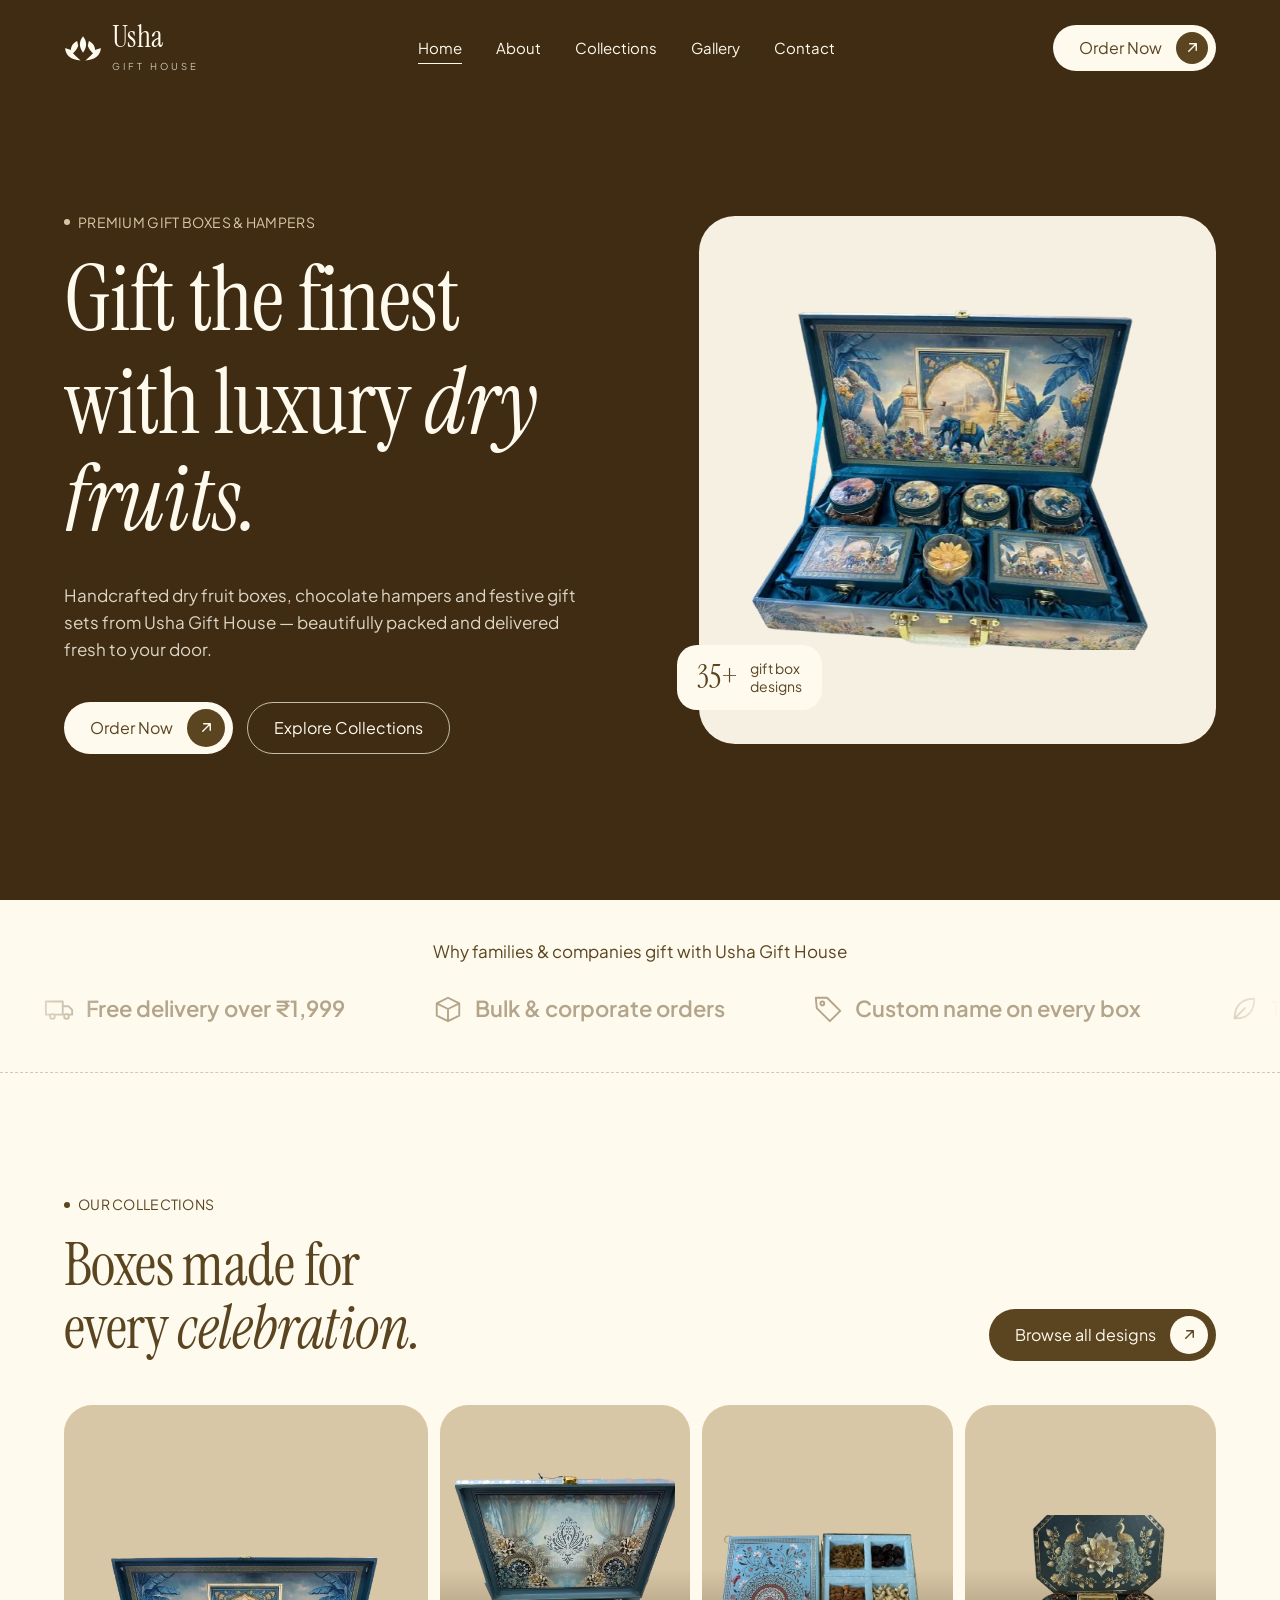
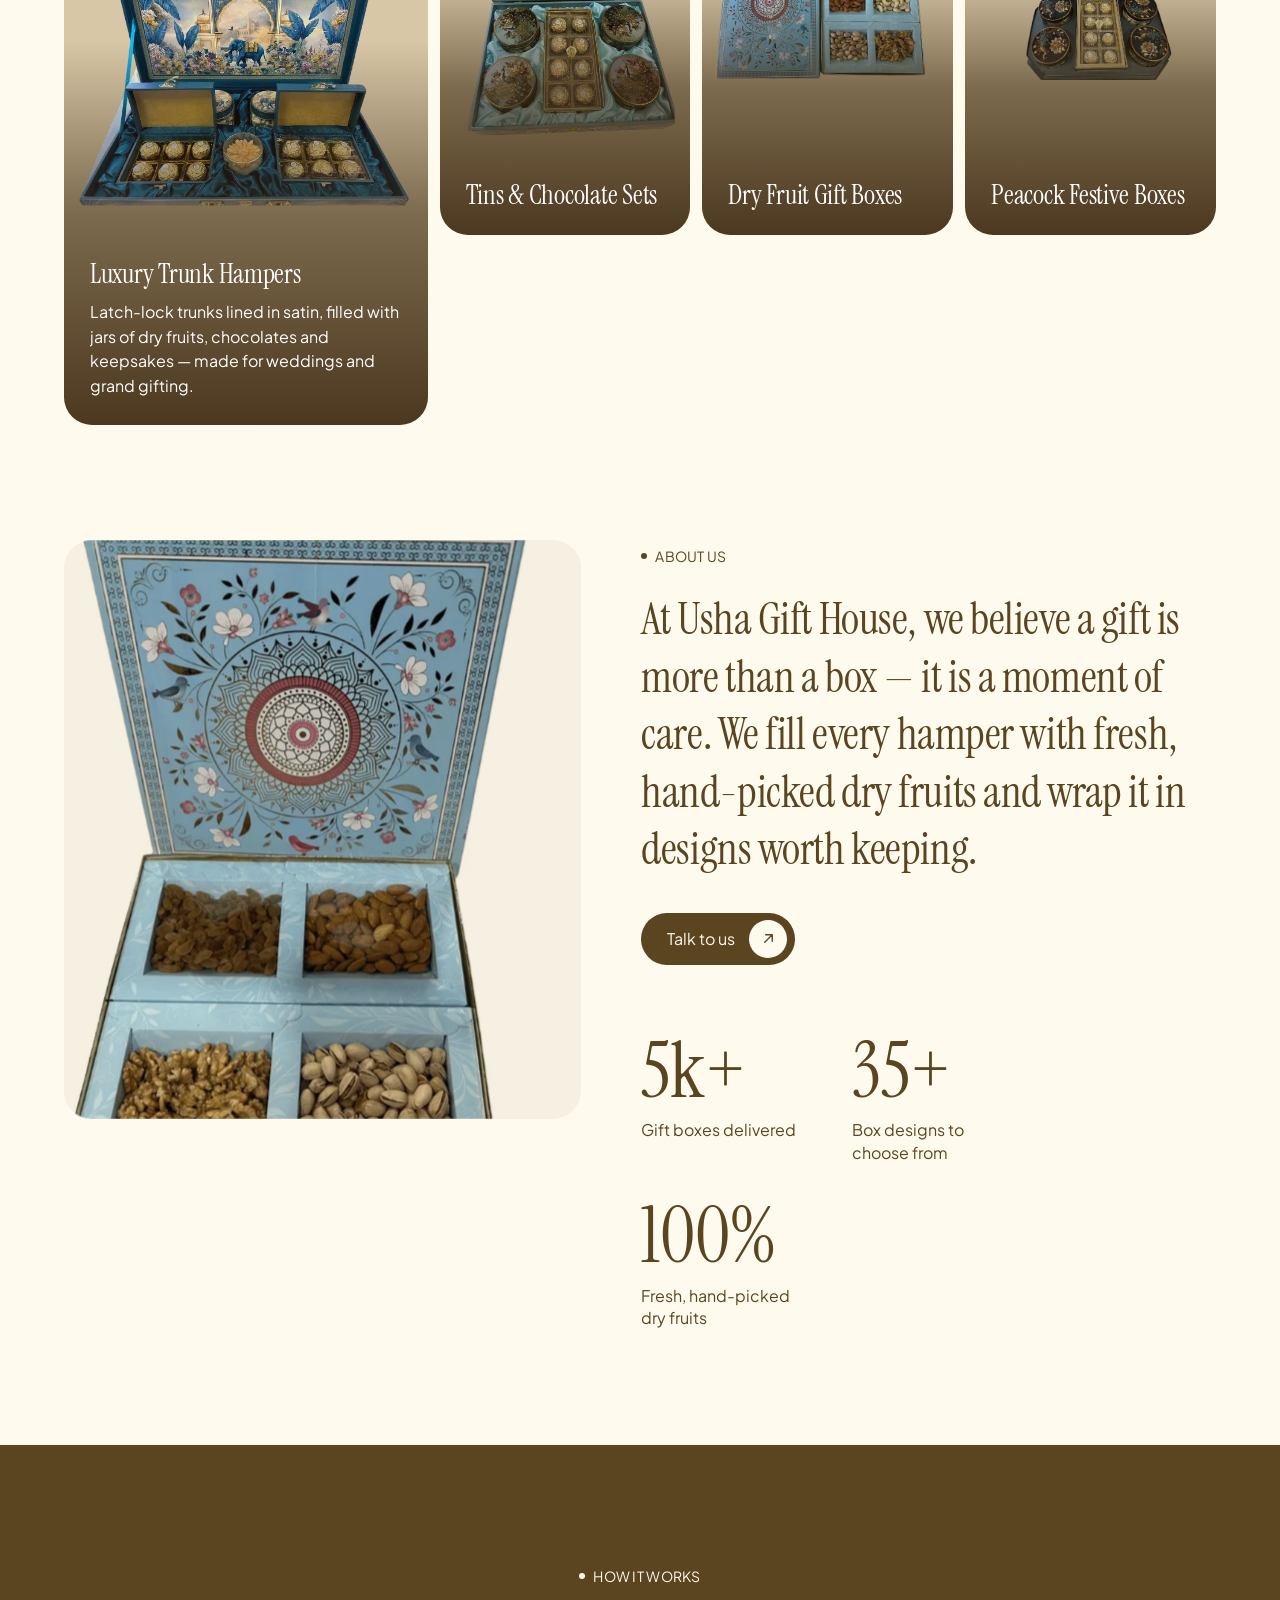
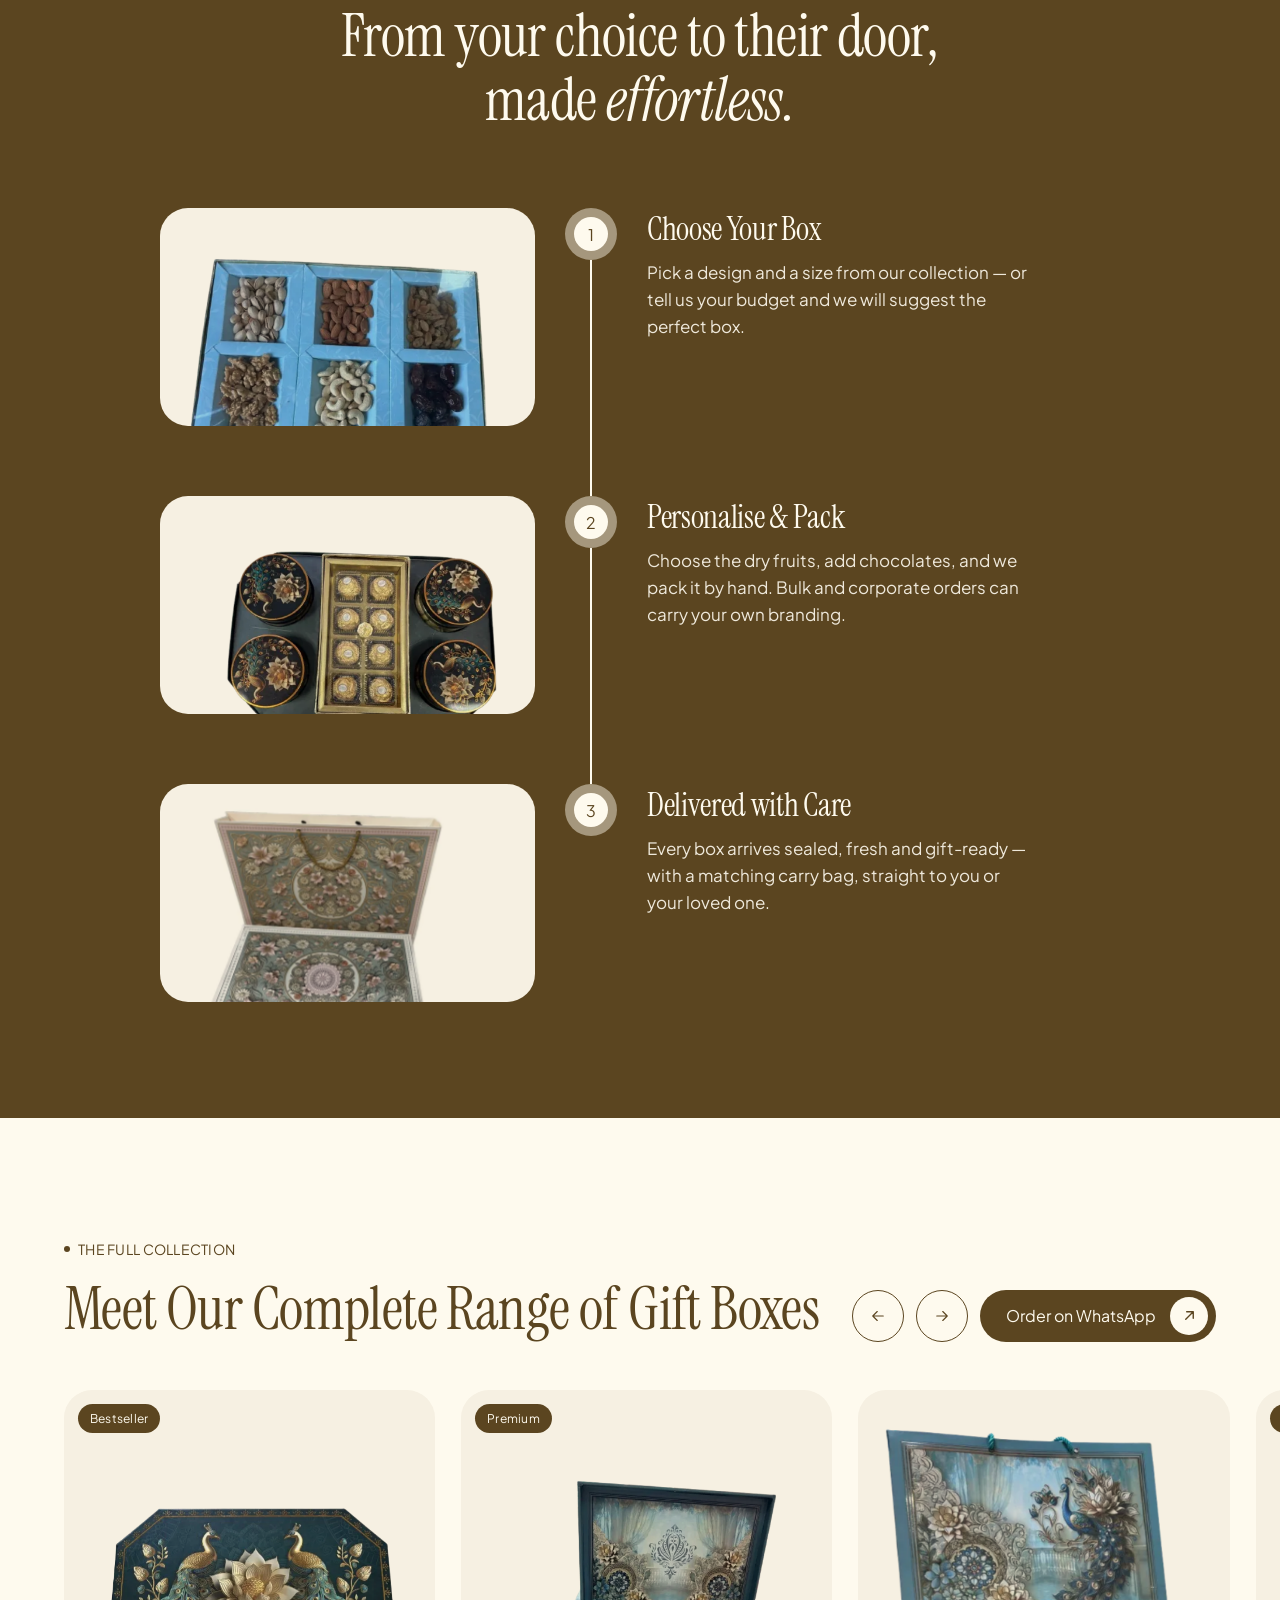
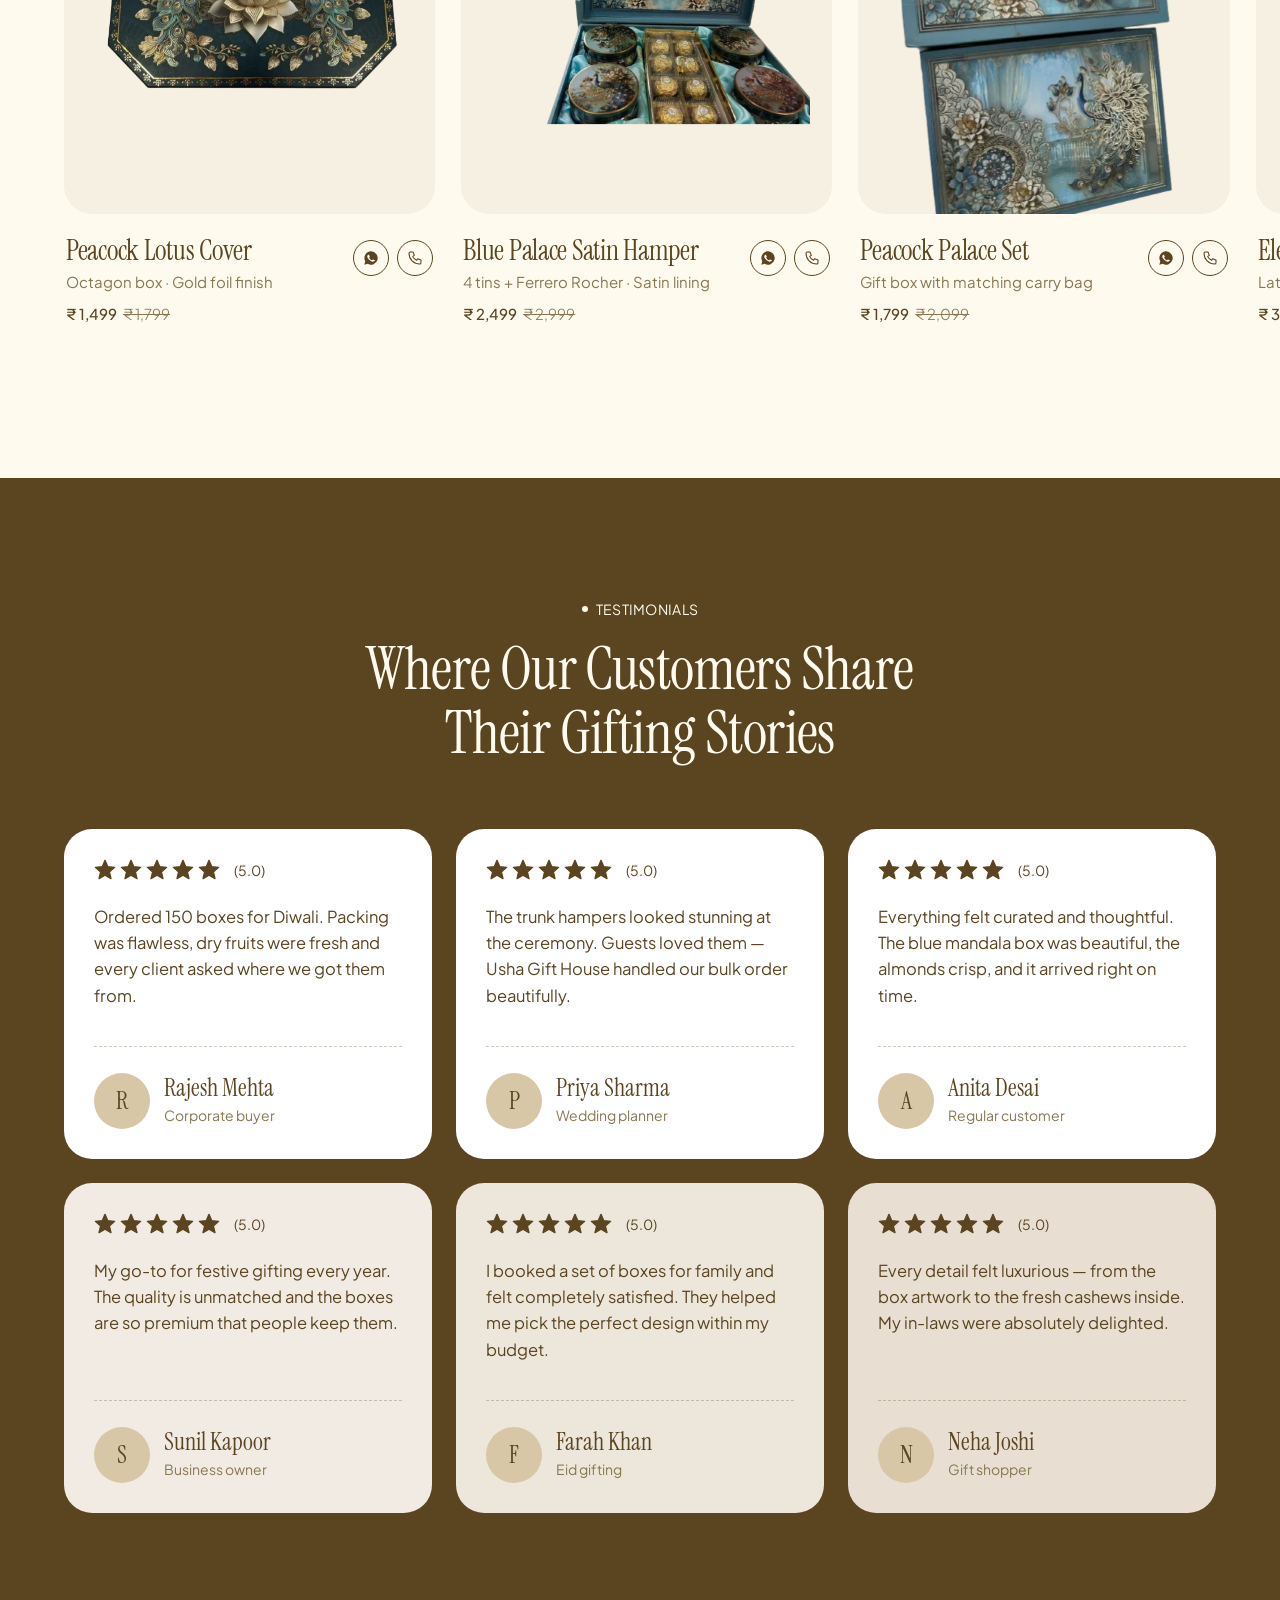
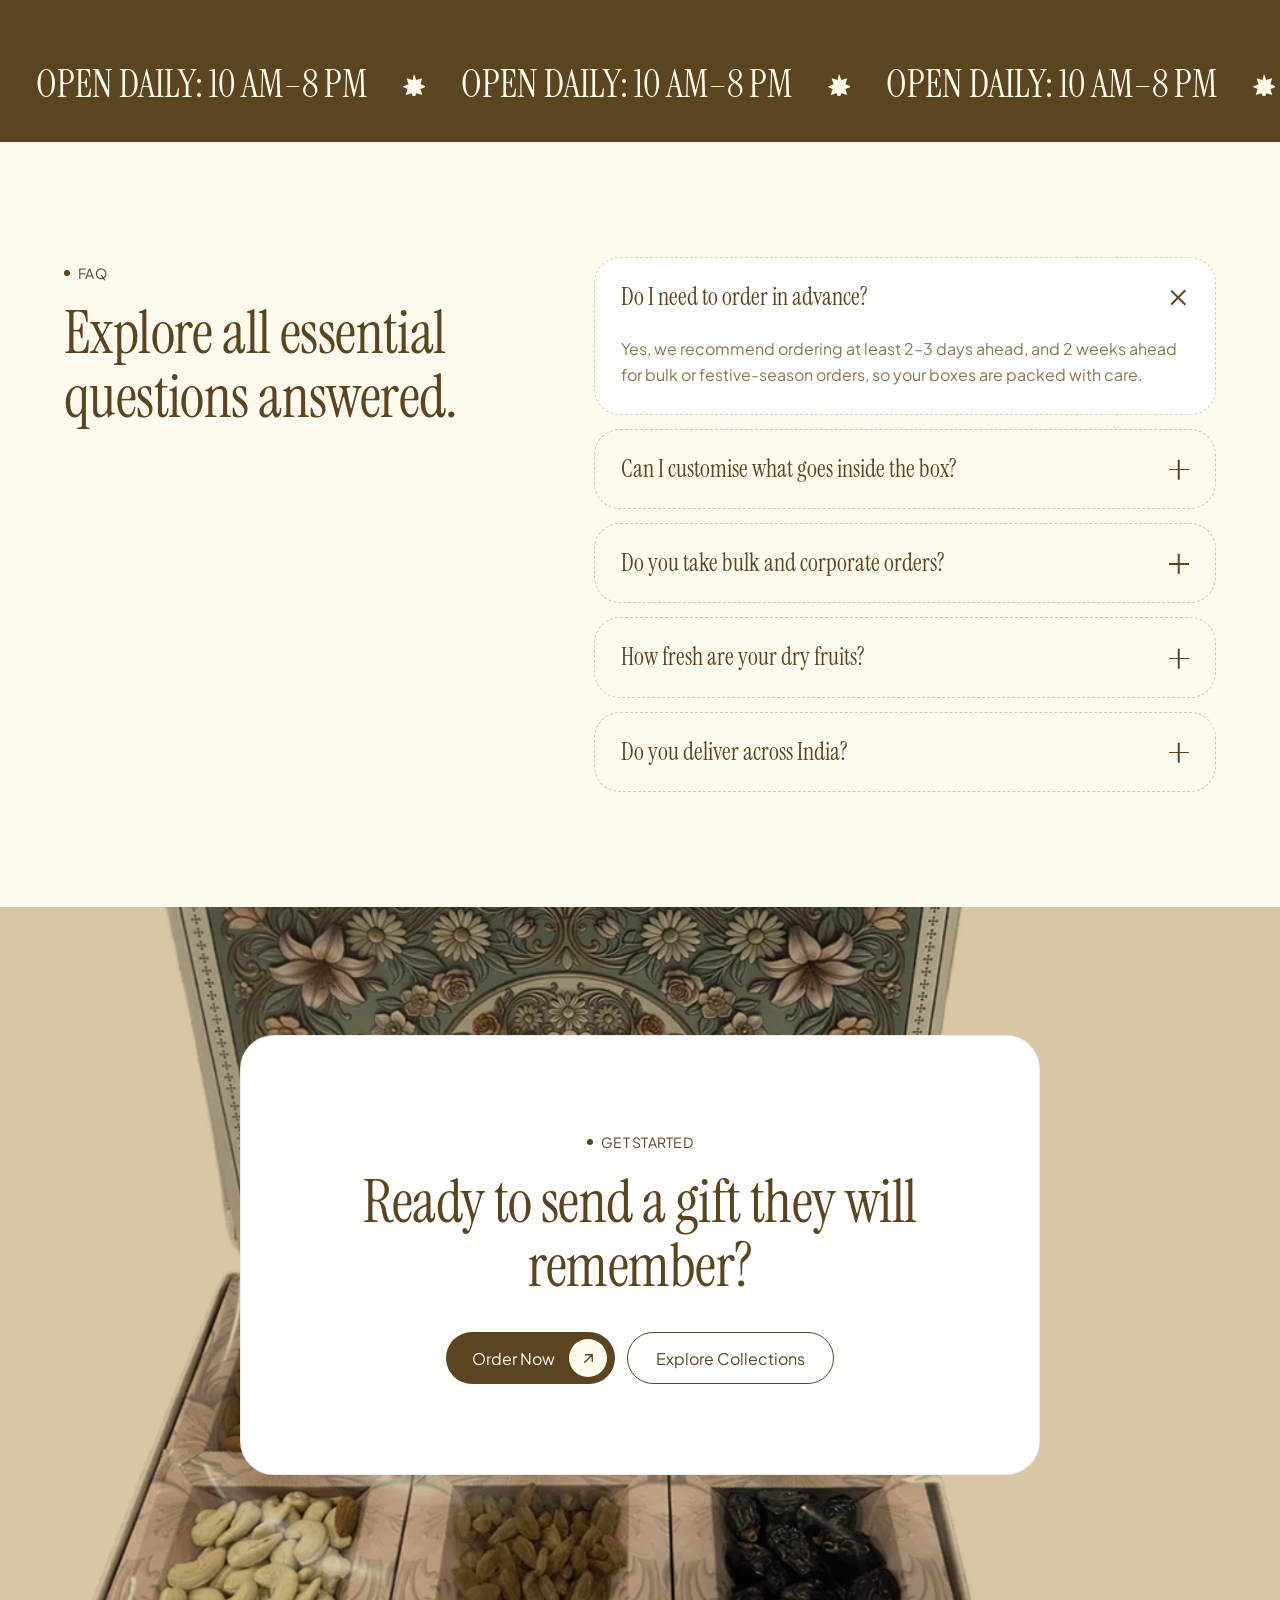
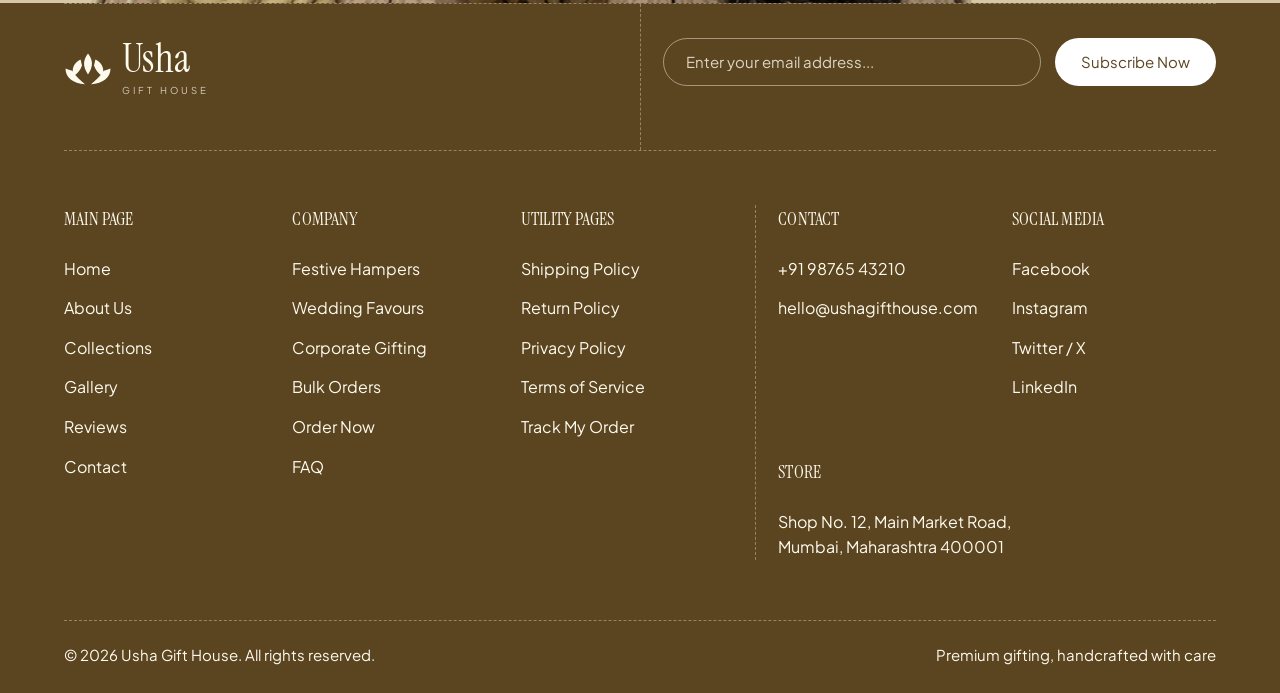
<file: ushagifthouse-website/index.html>
<!DOCTYPE html>
<html lang="en">
<head>
<meta charset="utf-8">
<meta name="viewport" content="width=device-width, initial-scale=1, viewport-fit=cover">
<title>Usha Gift House — Premium Dry Fruit Gift Boxes</title>
<meta name="description" content="Usha Gift House: handcrafted premium dry fruit gift boxes, chocolate hampers and festive gift sets for weddings, festivals and corporate gifting.">
<meta property="og:title" content="Usha Gift House — Premium Dry Fruit Gift Boxes">
<meta property="og:description" content="Luxury dry fruit gift boxes and hampers, beautifully packed and delivered fresh.">
<link rel="icon" href="data:image/svg+xml,<svg xmlns=%22http://www.w3.org/2000/svg%22 viewBox=%220 0 100 100%22><text y=%22.9em%22 font-size=%2290%22>🎁</text></svg>">
<link rel="preconnect" href="https://fonts.googleapis.com">
<link rel="preconnect" href="https://fonts.gstatic.com" crossorigin>
<link href="https://fonts.googleapis.com/css2?family=Instrument+Serif:ital@0;1&family=Plus+Jakarta+Sans:wght@300;400;500;600&display=swap" rel="stylesheet">
<link rel="stylesheet" href="css/style.css">
</head>
<body>

<svg width="0" height="0" style="position:absolute" aria-hidden="true">
  <defs>
    <symbol id="lotus" viewBox="0 0 64 44"><path fill="currentColor" d="M32 2C26 10 24 18 32 30c8-12 6-20 0-28Z"/><path fill="currentColor" d="M22 10c-8 4-13 12-9 22 5-3 9-8 11-14-1-3-1-6-2-8Zm20 0c-1 2-1 5-2 8 2 6 6 11 11 14 4-10-1-18-9-22Z"/><path fill="currentColor" d="M2 22c0 12 10 20 26 21C22 38 15 32 11 25 8 24 5 23 2 22Zm60 0c-3 1-6 2-9 3-4 7-11 13-17 18 16-1 26-9 26-21Z"/></symbol>
    <symbol id="arrow" viewBox="0 0 16 16"><path d="M4 12 12 4M5 4h7v7" fill="none" stroke="currentColor" stroke-width="1.5" stroke-linecap="round" stroke-linejoin="round"/></symbol>
    <symbol id="star6" viewBox="0 0 24 24"><path d="M12 0l2.6 6.6L21 4.6l-2 6.6 6.6 2.6-6.6 2.6 2 6.6-6.4-2-2.6 6.6-2.6-6.6-6.4 2 2-6.6L-.6 13.8l6.6-2.6-2-6.6 6.4 2z"/></symbol>
    <symbol id="star" viewBox="0 0 24 24"><path d="M12 1.5l3 6.9 7.5.7-5.7 5 1.7 7.3-6.5-3.9-6.5 3.9 1.7-7.3-5.7-5 7.5-.7z" stroke="currentColor" stroke-width="1.5" stroke-linejoin="round"/></symbol>
    <symbol id="wa" viewBox="0 0 24 24"><path fill="currentColor" d="M12 2a10 10 0 0 0-8.6 15L2 22l5.1-1.3A10 10 0 1 0 12 2Zm5.3 14.2c-.2.6-1.3 1.2-1.8 1.2-.5.1-1 .2-3.3-.7-2.8-1.2-4.6-4-4.7-4.2-.1-.2-1.1-1.5-1.1-2.8 0-1.4.7-2 1-2.3.2-.3.5-.3.7-.3h.5c.2 0 .4 0 .6.5l.9 2.1c.1.2.1.4 0 .5l-.4.6-.4.4c-.1.2-.3.3-.1.6.2.3.8 1.3 1.7 2.1 1.2 1 2.1 1.3 2.4 1.5.3.1.4.1.6-.1l.8-1c.2-.3.4-.2.6-.1l2 1c.3.1.5.2.5.3.1.2.1.7-.1 1.2Z"/></symbol>
    <symbol id="call" viewBox="0 0 24 24"><path fill="none" stroke="currentColor" stroke-width="1.6" stroke-linejoin="round" d="M5 3h4l2 5-2.5 1.5a11 11 0 0 0 6 6L16 13l5 2v4a2 2 0 0 1-2 2A16 16 0 0 1 3 5a2 2 0 0 1 2-2Z"/></symbol>
    <symbol id="chev" viewBox="0 0 24 24"><path d="M5 12h14M13 6l6 6-6 6" fill="none" stroke="currentColor" stroke-width="1.5" stroke-linecap="round" stroke-linejoin="round"/></symbol>
    <symbol id="truck" viewBox="0 0 32 32"><g fill="none" stroke="currentColor" stroke-width="2" stroke-linejoin="round" stroke-linecap="round"><path d="M2 8h18v14H2zM20 13h6l4 4v5h-10"/><circle cx="9" cy="24" r="2.5" fill="#FEFAEE"/><circle cx="24" cy="24" r="2.5" fill="#FEFAEE"/></g></symbol>
    <symbol id="box" viewBox="0 0 32 32"><g fill="none" stroke="currentColor" stroke-width="2" stroke-linejoin="round"><path d="M4 10 16 4l12 6v13l-12 6-12-6zM4 10l12 6 12-6M16 16v13"/></g></symbol>
    <symbol id="leaf" viewBox="0 0 32 32"><g fill="none" stroke="currentColor" stroke-width="2" stroke-linejoin="round" stroke-linecap="round"><path d="M6 26C6 12 14 5 27 5c0 13-7 21-19 21zM6 26 17 15"/></g></symbol>
    <symbol id="tag" viewBox="0 0 32 32"><g fill="none" stroke="currentColor" stroke-width="2" stroke-linejoin="round"><path d="M3 4h12l14 14-11 11L4 15z"/><circle cx="10" cy="10" r="2"/></g></symbol>
  </defs>
</svg>

<header class="hdr" id="hdr">
  <div class="wrap">
    <a href="#home" class="logo" aria-label="Usha Gift House — home">
      <svg viewBox="0 0 64 44" aria-hidden="true"><use href="#lotus"/></svg>
      <div><span>Usha</span><small>GIFT HOUSE</small></div>
    </a>
    <nav class="nav" aria-label="Main">
      <a href="#home" class="on">Home</a>
      <a href="#about">About</a>
      <a href="#collections">Collections</a>
      <a href="#gallery">Gallery</a>
      <a href="#contact">Contact</a>
    </nav>
    <a class="btn btn-light" data-wa href="#">Order Now <span class="ic"><svg><use href="#arrow"/></svg></span></a>
    <button class="burger" id="burger" aria-label="Open menu" aria-expanded="false" aria-controls="mmenu"><span></span></button>
  </div>
</header>

<div class="mmenu" id="mmenu" aria-hidden="true">
  <a class="l" href="#home">Home</a>
  <a class="l" href="#about">About</a>
  <a class="l" href="#collections">Collections</a>
  <a class="l" href="#gallery">Gallery</a>
  <a class="l" href="#contact">Contact</a>
  <a class="btn btn-light" data-wa href="#">Order Now <span class="ic"><svg><use href="#arrow"/></svg></span></a>
</div>

<main>
<!-- HERO -->
<section class="hero" id="home">
  <div class="wrap">
    <div>
      <span class="eyebrow">Premium gift boxes &amp; hampers</span>
      <h1><span class="ln"><span>Gift the finest</span></span><span class="ln"><span>with luxury <em>dry fruits.</em></span></span></h1>
      <p class="lead">Handcrafted dry fruit boxes, chocolate hampers and festive gift sets from Usha Gift House — beautifully packed and delivered fresh to your door.</p>
      <div class="cta">
        <a class="btn btn-light" data-wa href="#">Order Now <span class="ic"><svg><use href="#arrow"/></svg></span></a>
        <a class="btn btn-outline" href="#collections">Explore Collections</a>
      </div>
    </div>
    <div class="hero-art">
      <div class="hero-panel"><img id="heroImg" src="images/hero-elephant-palace-trunk.webp" alt="Luxury palace trunk gift hamper with jars and Ferrero Rocher on blue satin"></div>
      <div class="hero-tag"><b>35+</b><span>gift box<br>designs</span></div>
    </div>
  </div>
</section>

<!-- TRUST MARQUEE -->
<section class="trust">
  <p class="rv">Why families &amp; companies gift with Usha Gift House</p>
  <div class="mq" aria-hidden="true"><div class="mq-track">
    <div><span class="mq-item"><svg viewBox="0 0 32 32"><use href="#truck"/></svg>Free delivery over ₹1,999</span><span class="mq-item"><svg viewBox="0 0 32 32"><use href="#box"/></svg>Bulk &amp; corporate orders</span><span class="mq-item"><svg viewBox="0 0 32 32"><use href="#tag"/></svg>Custom name on every box</span><span class="mq-item"><svg viewBox="0 0 32 32"><use href="#leaf"/></svg>100% fresh dry fruits</span><span class="mq-item"><svg viewBox="0 0 32 32"><use href="#box"/></svg>Festive &amp; wedding hampers</span></div><div><span class="mq-item"><svg viewBox="0 0 32 32"><use href="#truck"/></svg>Free delivery over ₹1,999</span><span class="mq-item"><svg viewBox="0 0 32 32"><use href="#box"/></svg>Bulk &amp; corporate orders</span><span class="mq-item"><svg viewBox="0 0 32 32"><use href="#tag"/></svg>Custom name on every box</span><span class="mq-item"><svg viewBox="0 0 32 32"><use href="#leaf"/></svg>100% fresh dry fruits</span><span class="mq-item"><svg viewBox="0 0 32 32"><use href="#box"/></svg>Festive &amp; wedding hampers</span></div>
  </div></div>
</section>
<hr class="divider">

<!-- COLLECTIONS -->
<section class="sec" id="collections">
  <div class="wrap">
    <div class="col-head rv">
      <div><span class="eyebrow">Our collections</span><h2>Boxes made for<br>every <em>celebration.</em></h2></div>
      <a class="btn btn-dark" href="#gallery">Browse all designs <span class="ic"><svg><use href="#arrow"/></svg></span></a>
    </div>
    <div class="cards rv d1" id="cards">
      <article class="card on" tabindex="0"><img src="images/collection-luxury-trunk.webp" alt="Luxury trunk hamper with Ferrero Rocher and jars" loading="lazy"><div class="tx"><h3>Luxury Trunk Hampers</h3><p class="desc">Latch-lock trunks lined in satin, filled with jars of dry fruits, chocolates and keepsakes — made for weddings and grand gifting.</p></div></article>
      <article class="card" tabindex="0"><img src="images/collection-tins-chocolate.webp" alt="Blue satin gift box with tins and Ferrero Rocher" loading="lazy"><div class="tx"><h3>Tins &amp; Chocolate Sets</h3><p class="desc">Hand-painted tins paired with a Ferrero Rocher tray, nestled in soft satin. A festive favourite.</p></div></article>
      <article class="card" tabindex="0"><img src="images/collection-dry-fruit-box.webp" alt="Blue mandala dry fruit box with six compartments" loading="lazy"><div class="tx"><h3>Dry Fruit Gift Boxes</h3><p class="desc">Compartment boxes with almonds, cashews, pistachios, walnuts, raisins and dates — fresh, crisp and premium.</p></div></article>
      <article class="card" tabindex="0"><img src="images/collection-peacock-festive.webp" alt="Peacock lotus octagon gift hamper" loading="lazy"><div class="tx"><h3>Peacock Festive Boxes</h3><p class="desc">Gold-foil peacock and lotus designs that make every Diwali, Eid and celebration feel special.</p></div></article>
    </div>
  </div>
</section>

<!-- ABOUT -->
<section class="sec about" id="about" style="padding-top:0">
  <div class="wrap">
    <div class="about-img rv"><img src="images/about-blue-mandala-box.webp" alt="Blue mandala gift box open with four compartments of dry fruits" loading="lazy"></div>
    <div class="rv d1">
      <span class="eyebrow">About us</span>
      <h2>At Usha Gift House, we believe a gift is more than a box — it is a moment of care. We fill every hamper with fresh, hand-picked dry fruits and wrap it in designs worth keeping.</h2>
      <a class="btn btn-dark" href="#contact">Talk to us <span class="ic"><svg><use href="#arrow"/></svg></span></a>
      <div class="stats">
        <div class="stat"><b>5k+</b><span>Gift boxes delivered</span></div>
        <div class="stat"><b>35+</b><span>Box designs to choose from</span></div>
        <div class="stat"><b>100%</b><span>Fresh, hand-picked dry fruits</span></div>
      </div>
    </div>
  </div>
</section>

<!-- PROCESS -->
<section class="sec dark process" id="process">
  <div class="wrap">
    <div class="center rv"><span class="eyebrow">How it works</span>
      <h2>From your choice to their door,<br>made <em>effortless.</em></h2></div>
    <div class="steps" style="margin-top:76px">
      <div class="step rv">
        <div class="step-img"><img src="images/step1-six-compartment-tray.webp" alt="Six-compartment dry fruit tray" loading="lazy"></div>
        <div class="step-num"><i>1</i></div>
        <div class="tx"><h3>Choose Your Box</h3><p>Pick a design and a size from our collection — or tell us your budget and we will suggest the perfect box.</p></div>
      </div>
      <div class="step rv">
        <div class="step-img"><img src="images/step2-tins-ferrero.webp" alt="Tins and Ferrero Rocher tray arranged in a box" loading="lazy"></div>
        <div class="step-num"><i>2</i></div>
        <div class="tx"><h3>Personalise &amp; Pack</h3><p>Choose the dry fruits, add chocolates, and we pack it by hand. Bulk and corporate orders can carry your own branding.</p></div>
      </div>
      <div class="step rv">
        <div class="step-img"><img src="images/step3-box-with-bag.webp" alt="Gift box with matching carry bag" loading="lazy"></div>
        <div class="step-num"><i>3</i></div>
        <div class="tx"><h3>Delivered with Care</h3><p>Every box arrives sealed, fresh and gift-ready — with a matching carry bag, straight to you or your loved one.</p></div>
      </div>
    </div>
  </div>
</section>

<!-- GALLERY (replaces therapists) -->
<section class="sec" id="gallery" style="padding-inline:0">
  <div class="wrap">
    <div class="gal-head rv">
      <div><span class="eyebrow">The full collection</span><h2>Meet Our Complete Range of Gift Boxes</h2></div>
      <div class="gal-tools">
        <button class="arrow" id="gPrev" aria-label="Previous"><svg viewBox="0 0 24 24" style="transform:scaleX(-1)"><use href="#chev"/></svg></button>
        <button class="arrow" id="gNext" aria-label="Next"><svg viewBox="0 0 24 24"><use href="#chev"/></svg></button>
        <a class="btn btn-dark" data-wa href="#">Order on WhatsApp <span class="ic"><svg><use href="#arrow"/></svg></span></a>
      </div>
    </div>
  </div>
  <div class="rail" id="rail" tabindex="0" aria-label="Gift box gallery">
    <article class="gcard"><div class="gimg"><span class="gbadge">Bestseller</span><img src="images/peacock-lotus-cover.webp" alt="Peacock Lotus Cover — Octagon box · Gold foil finish" loading="lazy" draggable="false"></div>
<div class="ginfo"><div><h3>Peacock Lotus Cover</h3><p>Octagon box · Gold foil finish</p><div class="gprice">₹ 1,499<s>₹ 1,799</s></div></div>
<div class="wa"><a data-wa-item="Peacock Lotus Cover" href="#" aria-label="Enquire about Peacock Lotus Cover on WhatsApp"><svg viewBox="0 0 24 24"><use href="#wa"/></svg></a><a href="tel:+919876543210" aria-label="Call to order"><svg viewBox="0 0 24 24"><use href="#call"/></svg></a></div></div></article><article class="gcard"><div class="gimg"><span class="gbadge">Premium</span><img src="images/blue-palace-satin-hamper.webp" alt="Blue Palace Satin Hamper — 4 tins + Ferrero Rocher · Satin lining" loading="lazy" draggable="false"></div>
<div class="ginfo"><div><h3>Blue Palace Satin Hamper</h3><p>4 tins + Ferrero Rocher · Satin lining</p><div class="gprice">₹ 2,499<s>₹ 2,999</s></div></div>
<div class="wa"><a data-wa-item="Blue Palace Satin Hamper" href="#" aria-label="Enquire about Blue Palace Satin Hamper on WhatsApp"><svg viewBox="0 0 24 24"><use href="#wa"/></svg></a><a href="tel:+919876543210" aria-label="Call to order"><svg viewBox="0 0 24 24"><use href="#call"/></svg></a></div></div></article><article class="gcard"><div class="gimg"><img src="images/peacock-palace-set.webp" alt="Peacock Palace Set — Gift box with matching carry bag" loading="lazy" draggable="false"></div>
<div class="ginfo"><div><h3>Peacock Palace Set</h3><p>Gift box with matching carry bag</p><div class="gprice">₹ 1,799<s>₹ 2,099</s></div></div>
<div class="wa"><a data-wa-item="Peacock Palace Set" href="#" aria-label="Enquire about Peacock Palace Set on WhatsApp"><svg viewBox="0 0 24 24"><use href="#wa"/></svg></a><a href="tel:+919876543210" aria-label="Call to order"><svg viewBox="0 0 24 24"><use href="#call"/></svg></a></div></div></article><article class="gcard"><div class="gimg"><span class="gbadge">Luxury</span><img src="images/elephant-palace-trunk.webp" alt="Elephant Palace Trunk — Latch-lock trunk lid" loading="lazy" draggable="false"></div>
<div class="ginfo"><div><h3>Elephant Palace Trunk</h3><p>Latch-lock trunk lid</p><div class="gprice">₹ 3,499<s>₹ 3,999</s></div></div>
<div class="wa"><a data-wa-item="Elephant Palace Trunk" href="#" aria-label="Enquire about Elephant Palace Trunk on WhatsApp"><svg viewBox="0 0 24 24"><use href="#wa"/></svg></a><a href="tel:+919876543210" aria-label="Call to order"><svg viewBox="0 0 24 24"><use href="#call"/></svg></a></div></div></article><article class="gcard"><div class="gimg"><img src="images/palace-trunk-lid.webp" alt="Palace Trunk Lid — Elephant &amp; palace artwork" loading="lazy" draggable="false"></div>
<div class="ginfo"><div><h3>Palace Trunk Lid</h3><p>Elephant &amp; palace artwork</p><div class="gprice">₹ 3,299<s>₹ 3,799</s></div></div>
<div class="wa"><a data-wa-item="Palace Trunk Lid" href="#" aria-label="Enquire about Palace Trunk Lid on WhatsApp"><svg viewBox="0 0 24 24"><use href="#wa"/></svg></a><a href="tel:+919876543210" aria-label="Call to order"><svg viewBox="0 0 24 24"><use href="#call"/></svg></a></div></div></article><article class="gcard"><div class="gimg"><img src="images/blue-mandala-cover.webp" alt="Blue Mandala Cover — Gold foil mandala print" loading="lazy" draggable="false"></div>
<div class="ginfo"><div><h3>Blue Mandala Cover</h3><p>Gold foil mandala print</p><div class="gprice">₹ 1,299<s>₹ 1,499</s></div></div>
<div class="wa"><a data-wa-item="Blue Mandala Cover" href="#" aria-label="Enquire about Blue Mandala Cover on WhatsApp"><svg viewBox="0 0 24 24"><use href="#wa"/></svg></a><a href="tel:+919876543210" aria-label="Call to order"><svg viewBox="0 0 24 24"><use href="#call"/></svg></a></div></div></article><article class="gcard"><div class="gimg"><span class="gbadge">New</span><img src="images/blue-mandala-box.webp" alt="Blue Mandala Box — 4 compartments · Dry fruit assortment" loading="lazy" draggable="false"></div>
<div class="ginfo"><div><h3>Blue Mandala Box</h3><p>4 compartments · Dry fruit assortment</p><div class="gprice">₹ 1,399<s>₹ 1,599</s></div></div>
<div class="wa"><a data-wa-item="Blue Mandala Box" href="#" aria-label="Enquire about Blue Mandala Box on WhatsApp"><svg viewBox="0 0 24 24"><use href="#wa"/></svg></a><a href="tel:+919876543210" aria-label="Call to order"><svg viewBox="0 0 24 24"><use href="#call"/></svg></a></div></div></article><article class="gcard"><div class="gimg"><span class="gbadge">Bestseller</span><img src="images/rose-lily-dry-fruit-box.webp" alt="Rose Lily Dry Fruit Box — 6 compartments · Premium mix" loading="lazy" draggable="false"></div>
<div class="ginfo"><div><h3>Rose Lily Dry Fruit Box</h3><p>6 compartments · Premium mix</p><div class="gprice">₹ 1,899<s>₹ 2,199</s></div></div>
<div class="wa"><a data-wa-item="Rose Lily Dry Fruit Box" href="#" aria-label="Enquire about Rose Lily Dry Fruit Box on WhatsApp"><svg viewBox="0 0 24 24"><use href="#wa"/></svg></a><a href="tel:+919876543210" aria-label="Call to order"><svg viewBox="0 0 24 24"><use href="#call"/></svg></a></div></div></article><article class="gcard"><div class="gimg"><img src="images/rose-lily-carry-box.webp" alt="Rose Lily Carry Box — Cover with gold rope handle" loading="lazy" draggable="false"></div>
<div class="ginfo"><div><h3>Rose Lily Carry Box</h3><p>Cover with gold rope handle</p><div class="gprice">₹ 1,699<s>₹ 1,999</s></div></div>
<div class="wa"><a data-wa-item="Rose Lily Carry Box" href="#" aria-label="Enquire about Rose Lily Carry Box on WhatsApp"><svg viewBox="0 0 24 24"><use href="#wa"/></svg></a><a href="tel:+919876543210" aria-label="Call to order"><svg viewBox="0 0 24 24"><use href="#call"/></svg></a></div></div></article><article class="gcard"><div class="gimg"><img src="images/rose-lily-box-cover.webp" alt="Rose Lily Box Cover — Embossed floral finish" loading="lazy" draggable="false"></div>
<div class="ginfo"><div><h3>Rose Lily Box Cover</h3><p>Embossed floral finish</p><div class="gprice">₹ 1,599<s>₹ 1,899</s></div></div>
<div class="wa"><a data-wa-item="Rose Lily Box Cover" href="#" aria-label="Enquire about Rose Lily Box Cover on WhatsApp"><svg viewBox="0 0 24 24"><use href="#wa"/></svg></a><a href="tel:+919876543210" aria-label="Call to order"><svg viewBox="0 0 24 24"><use href="#call"/></svg></a></div></div></article><article class="gcard"><div class="gimg"><img src="images/rose-lily-open-box.webp" alt="Rose Lily Open Box — 6 compartments · Lid-up display" loading="lazy" draggable="false"></div>
<div class="ginfo"><div><h3>Rose Lily Open Box</h3><p>6 compartments · Lid-up display</p><div class="gprice">₹ 1,899<s>₹ 2,199</s></div></div>
<div class="wa"><a data-wa-item="Rose Lily Open Box" href="#" aria-label="Enquire about Rose Lily Open Box on WhatsApp"><svg viewBox="0 0 24 24"><use href="#wa"/></svg></a><a href="tel:+919876543210" aria-label="Call to order"><svg viewBox="0 0 24 24"><use href="#call"/></svg></a></div></div></article><article class="gcard"><div class="gimg"><img src="images/rose-lily-box-with-lid.webp" alt="Rose Lily Box with Lid — 6 compartments · Nuts, raisins &amp; more" loading="lazy" draggable="false"></div>
<div class="ginfo"><div><h3>Rose Lily Box with Lid</h3><p>6 compartments · Nuts, raisins &amp; more</p><div class="gprice">₹ 1,899<s>₹ 2,199</s></div></div>
<div class="wa"><a data-wa-item="Rose Lily Box with Lid" href="#" aria-label="Enquire about Rose Lily Box with Lid on WhatsApp"><svg viewBox="0 0 24 24"><use href="#wa"/></svg></a><a href="tel:+919876543210" aria-label="Call to order"><svg viewBox="0 0 24 24"><use href="#call"/></svg></a></div></div></article><article class="gcard"><div class="gimg"><span class="gbadge">Set</span><img src="images/peacock-tree-hamper-set.webp" alt="Peacock Tree Hamper Set — Box + carry bag · 6 compartments" loading="lazy" draggable="false"></div>
<div class="ginfo"><div><h3>Peacock Tree Hamper Set</h3><p>Box + carry bag · 6 compartments</p><div class="gprice">₹ 2,199<s>₹ 2,599</s></div></div>
<div class="wa"><a data-wa-item="Peacock Tree Hamper Set" href="#" aria-label="Enquire about Peacock Tree Hamper Set on WhatsApp"><svg viewBox="0 0 24 24"><use href="#wa"/></svg></a><a href="tel:+919876543210" aria-label="Call to order"><svg viewBox="0 0 24 24"><use href="#call"/></svg></a></div></div></article><article class="gcard"><div class="gimg"><img src="images/peacock-tree-box-cover.webp" alt="Peacock Tree Box Cover — Hand-illustrated tree of life" loading="lazy" draggable="false"></div>
<div class="ginfo"><div><h3>Peacock Tree Box Cover</h3><p>Hand-illustrated tree of life</p><div class="gprice">₹ 1,599<s>₹ 1,899</s></div></div>
<div class="wa"><a data-wa-item="Peacock Tree Box Cover" href="#" aria-label="Enquire about Peacock Tree Box Cover on WhatsApp"><svg viewBox="0 0 24 24"><use href="#wa"/></svg></a><a href="tel:+919876543210" aria-label="Call to order"><svg viewBox="0 0 24 24"><use href="#call"/></svg></a></div></div></article><article class="gcard"><div class="gimg"><img src="images/peacock-tree-open-box.webp" alt="Peacock Tree Open Box — Ivory gift box · 6 compartments" loading="lazy" draggable="false"></div>
<div class="ginfo"><div><h3>Peacock Tree Open Box</h3><p>Ivory gift box · 6 compartments</p><div class="gprice">₹ 1,999<s>₹ 2,299</s></div></div>
<div class="wa"><a data-wa-item="Peacock Tree Open Box" href="#" aria-label="Enquire about Peacock Tree Open Box on WhatsApp"><svg viewBox="0 0 24 24"><use href="#wa"/></svg></a><a href="tel:+919876543210" aria-label="Call to order"><svg viewBox="0 0 24 24"><use href="#call"/></svg></a></div></div></article><article class="gcard"><div class="gimg"><img src="images/peacock-tree-dry-fruit-tray.webp" alt="Peacock Tree Dry Fruit Tray — 6-window tray · Dates, cashews, almonds" loading="lazy" draggable="false"></div>
<div class="ginfo"><div><h3>Peacock Tree Dry Fruit Tray</h3><p>6-window tray · Dates, cashews, almonds</p><div class="gprice">₹ 1,799<s>₹ 2,099</s></div></div>
<div class="wa"><a data-wa-item="Peacock Tree Dry Fruit Tray" href="#" aria-label="Enquire about Peacock Tree Dry Fruit Tray on WhatsApp"><svg viewBox="0 0 24 24"><use href="#wa"/></svg></a><a href="tel:+919876543210" aria-label="Call to order"><svg viewBox="0 0 24 24"><use href="#call"/></svg></a></div></div></article><article class="gcard"><div class="gimg"><img src="images/peacock-octagon-box.webp" alt="Peacock Octagon Box — 4 compartments · Octagon shape" loading="lazy" draggable="false"></div>
<div class="ginfo"><div><h3>Peacock Octagon Box</h3><p>4 compartments · Octagon shape</p><div class="gprice">₹ 1,599<s>₹ 1,899</s></div></div>
<div class="wa"><a data-wa-item="Peacock Octagon Box" href="#" aria-label="Enquire about Peacock Octagon Box on WhatsApp"><svg viewBox="0 0 24 24"><use href="#wa"/></svg></a><a href="tel:+919876543210" aria-label="Call to order"><svg viewBox="0 0 24 24"><use href="#call"/></svg></a></div></div></article><article class="gcard"><div class="gimg"><img src="images/peacock-octagon-set.webp" alt="Peacock Octagon Set — Cover + 4-compartment tray" loading="lazy" draggable="false"></div>
<div class="ginfo"><div><h3>Peacock Octagon Set</h3><p>Cover + 4-compartment tray</p><div class="gprice">₹ 1,599<s>₹ 1,899</s></div></div>
<div class="wa"><a data-wa-item="Peacock Octagon Set" href="#" aria-label="Enquire about Peacock Octagon Set on WhatsApp"><svg viewBox="0 0 24 24"><use href="#wa"/></svg></a><a href="tel:+919876543210" aria-label="Call to order"><svg viewBox="0 0 24 24"><use href="#call"/></svg></a></div></div></article><article class="gcard"><div class="gimg"><img src="images/peacock-octagon-cover.webp" alt="Peacock Octagon Cover — Feather artwork · Gold accents" loading="lazy" draggable="false"></div>
<div class="ginfo"><div><h3>Peacock Octagon Cover</h3><p>Feather artwork · Gold accents</p><div class="gprice">₹ 1,499<s>₹ 1,799</s></div></div>
<div class="wa"><a data-wa-item="Peacock Octagon Cover" href="#" aria-label="Enquire about Peacock Octagon Cover on WhatsApp"><svg viewBox="0 0 24 24"><use href="#wa"/></svg></a><a href="tel:+919876543210" aria-label="Call to order"><svg viewBox="0 0 24 24"><use href="#call"/></svg></a></div></div></article><article class="gcard"><div class="gimg"><img src="images/night-palace-box.webp" alt="Night Palace Box — 4 compartments · Navy finish" loading="lazy" draggable="false"></div>
<div class="ginfo"><div><h3>Night Palace Box</h3><p>4 compartments · Navy finish</p><div class="gprice">₹ 1,699<s>₹ 1,999</s></div></div>
<div class="wa"><a data-wa-item="Night Palace Box" href="#" aria-label="Enquire about Night Palace Box on WhatsApp"><svg viewBox="0 0 24 24"><use href="#wa"/></svg></a><a href="tel:+919876543210" aria-label="Call to order"><svg viewBox="0 0 24 24"><use href="#call"/></svg></a></div></div></article><article class="gcard"><div class="gimg"><img src="images/night-palace-cover.webp" alt="Night Palace Cover — Palace arch &amp; peacock artwork" loading="lazy" draggable="false"></div>
<div class="ginfo"><div><h3>Night Palace Cover</h3><p>Palace arch &amp; peacock artwork</p><div class="gprice">₹ 1,599<s>₹ 1,899</s></div></div>
<div class="wa"><a data-wa-item="Night Palace Cover" href="#" aria-label="Enquire about Night Palace Cover on WhatsApp"><svg viewBox="0 0 24 24"><use href="#wa"/></svg></a><a href="tel:+919876543210" aria-label="Call to order"><svg viewBox="0 0 24 24"><use href="#call"/></svg></a></div></div></article><article class="gcard"><div class="gimg"><img src="images/night-palace-open-box.webp" alt="Night Palace Open Box — 4 compartments · Almonds, pistachios, cashews" loading="lazy" draggable="false"></div>
<div class="ginfo"><div><h3>Night Palace Open Box</h3><p>4 compartments · Almonds, pistachios, cashews</p><div class="gprice">₹ 1,699<s>₹ 1,999</s></div></div>
<div class="wa"><a data-wa-item="Night Palace Open Box" href="#" aria-label="Enquire about Night Palace Open Box on WhatsApp"><svg viewBox="0 0 24 24"><use href="#wa"/></svg></a><a href="tel:+919876543210" aria-label="Call to order"><svg viewBox="0 0 24 24"><use href="#call"/></svg></a></div></div></article><article class="gcard"><div class="gimg"><img src="images/elephant-lotus-cover.webp" alt="Elephant Lotus Cover — Elephant &amp; lotus artwork" loading="lazy" draggable="false"></div>
<div class="ginfo"><div><h3>Elephant Lotus Cover</h3><p>Elephant &amp; lotus artwork</p><div class="gprice">₹ 1,499<s>₹ 1,799</s></div></div>
<div class="wa"><a data-wa-item="Elephant Lotus Cover" href="#" aria-label="Enquire about Elephant Lotus Cover on WhatsApp"><svg viewBox="0 0 24 24"><use href="#wa"/></svg></a><a href="tel:+919876543210" aria-label="Call to order"><svg viewBox="0 0 24 24"><use href="#call"/></svg></a></div></div></article><article class="gcard"><div class="gimg"><span class="gbadge">New</span><img src="images/elephant-lotus-box.webp" alt="Elephant Lotus Box — 6 compartments · Emerald tray" loading="lazy" draggable="false"></div>
<div class="ginfo"><div><h3>Elephant Lotus Box</h3><p>6 compartments · Emerald tray</p><div class="gprice">₹ 1,999<s>₹ 2,299</s></div></div>
<div class="wa"><a data-wa-item="Elephant Lotus Box" href="#" aria-label="Enquire about Elephant Lotus Box on WhatsApp"><svg viewBox="0 0 24 24"><use href="#wa"/></svg></a><a href="tel:+919876543210" aria-label="Call to order"><svg viewBox="0 0 24 24"><use href="#call"/></svg></a></div></div></article><article class="gcard"><div class="gimg"><img src="images/peacock-ivory-box.webp" alt="Peacock Ivory Box — 4 compartments · Ivory &amp; sage" loading="lazy" draggable="false"></div>
<div class="ginfo"><div><h3>Peacock Ivory Box</h3><p>4 compartments · Ivory &amp; sage</p><div class="gprice">₹ 1,399<s>₹ 1,599</s></div></div>
<div class="wa"><a data-wa-item="Peacock Ivory Box" href="#" aria-label="Enquire about Peacock Ivory Box on WhatsApp"><svg viewBox="0 0 24 24"><use href="#wa"/></svg></a><a href="tel:+919876543210" aria-label="Call to order"><svg viewBox="0 0 24 24"><use href="#call"/></svg></a></div></div></article><article class="gcard"><div class="gimg"><img src="images/marble-tile-box.webp" alt="Marble Tile Box — 4 compartments · Window lid" loading="lazy" draggable="false"></div>
<div class="ginfo"><div><h3>Marble Tile Box</h3><p>4 compartments · Window lid</p><div class="gprice">₹ 1,299<s>₹ 1,499</s></div></div>
<div class="wa"><a data-wa-item="Marble Tile Box" href="#" aria-label="Enquire about Marble Tile Box on WhatsApp"><svg viewBox="0 0 24 24"><use href="#wa"/></svg></a><a href="tel:+919876543210" aria-label="Call to order"><svg viewBox="0 0 24 24"><use href="#call"/></svg></a></div></div></article>
  </div>
</section>

<!-- TESTIMONIALS -->
<section class="sec dark testi" id="reviews">
  <div class="wrap">
    <div class="center rv"><span class="eyebrow">Testimonials</span><h2>Where Our Customers Share<br>Their Gifting Stories</h2></div>
    <div class="tgrid" style="margin-top:64px">
      <article class="tc"><div class="stars"><svg viewBox="0 0 24 24"><use href="#star"/></svg><svg viewBox="0 0 24 24"><use href="#star"/></svg><svg viewBox="0 0 24 24"><use href="#star"/></svg><svg viewBox="0 0 24 24"><use href="#star"/></svg><svg viewBox="0 0 24 24"><use href="#star"/></svg><span>(5.0)</span></div><blockquote>Ordered 150 boxes for Diwali. Packing was flawless, dry fruits were fresh and every client asked where we got them from.</blockquote><hr><div class="who"><div class="av">R</div><div><b>Rajesh Mehta</b><span>Corporate buyer</span></div></div></article><article class="tc"><div class="stars"><svg viewBox="0 0 24 24"><use href="#star"/></svg><svg viewBox="0 0 24 24"><use href="#star"/></svg><svg viewBox="0 0 24 24"><use href="#star"/></svg><svg viewBox="0 0 24 24"><use href="#star"/></svg><svg viewBox="0 0 24 24"><use href="#star"/></svg><span>(5.0)</span></div><blockquote>The trunk hampers looked stunning at the ceremony. Guests loved them — Usha Gift House handled our bulk order beautifully.</blockquote><hr><div class="who"><div class="av">P</div><div><b>Priya Sharma</b><span>Wedding planner</span></div></div></article><article class="tc"><div class="stars"><svg viewBox="0 0 24 24"><use href="#star"/></svg><svg viewBox="0 0 24 24"><use href="#star"/></svg><svg viewBox="0 0 24 24"><use href="#star"/></svg><svg viewBox="0 0 24 24"><use href="#star"/></svg><svg viewBox="0 0 24 24"><use href="#star"/></svg><span>(5.0)</span></div><blockquote>Everything felt curated and thoughtful. The blue mandala box was beautiful, the almonds crisp, and it arrived right on time.</blockquote><hr><div class="who"><div class="av">A</div><div><b>Anita Desai</b><span>Regular customer</span></div></div></article><article class="tc b"><div class="stars"><svg viewBox="0 0 24 24"><use href="#star"/></svg><svg viewBox="0 0 24 24"><use href="#star"/></svg><svg viewBox="0 0 24 24"><use href="#star"/></svg><svg viewBox="0 0 24 24"><use href="#star"/></svg><svg viewBox="0 0 24 24"><use href="#star"/></svg><span>(5.0)</span></div><blockquote>My go-to for festive gifting every year. The quality is unmatched and the boxes are so premium that people keep them.</blockquote><hr><div class="who"><div class="av">S</div><div><b>Sunil Kapoor</b><span>Business owner</span></div></div></article><article class="tc b"><div class="stars"><svg viewBox="0 0 24 24"><use href="#star"/></svg><svg viewBox="0 0 24 24"><use href="#star"/></svg><svg viewBox="0 0 24 24"><use href="#star"/></svg><svg viewBox="0 0 24 24"><use href="#star"/></svg><svg viewBox="0 0 24 24"><use href="#star"/></svg><span>(5.0)</span></div><blockquote>I booked a set of boxes for family and felt completely satisfied. They helped me pick the perfect design within my budget.</blockquote><hr><div class="who"><div class="av">F</div><div><b>Farah Khan</b><span>Eid gifting</span></div></div></article><article class="tc b"><div class="stars"><svg viewBox="0 0 24 24"><use href="#star"/></svg><svg viewBox="0 0 24 24"><use href="#star"/></svg><svg viewBox="0 0 24 24"><use href="#star"/></svg><svg viewBox="0 0 24 24"><use href="#star"/></svg><svg viewBox="0 0 24 24"><use href="#star"/></svg><span>(5.0)</span></div><blockquote>Every detail felt luxurious — from the box artwork to the fresh cashews inside. My in-laws were absolutely delighted.</blockquote><hr><div class="who"><div class="av">N</div><div><b>Neha Joshi</b><span>Gift shopper</span></div></div></article>
    </div>
  </div>
</section>

<!-- ANNOUNCEMENT -->
<div class="ann" aria-label="Opening hours"><div class="ann-track">
  <div><span>Open daily: 10 AM–8 PM</span><svg viewBox="0 0 24 24"><use href="#star6"/></svg><span>Open daily: 10 AM–8 PM</span><svg viewBox="0 0 24 24"><use href="#star6"/></svg><span>Open daily: 10 AM–8 PM</span><svg viewBox="0 0 24 24"><use href="#star6"/></svg><span>Open daily: 10 AM–8 PM</span><svg viewBox="0 0 24 24"><use href="#star6"/></svg></div><div><span>Open daily: 10 AM–8 PM</span><svg viewBox="0 0 24 24"><use href="#star6"/></svg><span>Open daily: 10 AM–8 PM</span><svg viewBox="0 0 24 24"><use href="#star6"/></svg><span>Open daily: 10 AM–8 PM</span><svg viewBox="0 0 24 24"><use href="#star6"/></svg><span>Open daily: 10 AM–8 PM</span><svg viewBox="0 0 24 24"><use href="#star6"/></svg></div>
</div></div>

<!-- FAQ -->
<section class="sec faq" id="faq">
  <div class="wrap">
    <div class="rv"><span class="eyebrow">FAQ</span><h2>Explore all essential questions answered.</h2></div>
    <div class="acc rv d1" id="acc">
      <div class="qi open"><button aria-expanded="true"><span>Do I need to order in advance?</span><i class="pm"></i></button><div class="qa"><div><p>Yes, we recommend ordering at least 2–3 days ahead, and 2 weeks ahead for bulk or festive-season orders, so your boxes are packed with care.</p></div></div></div><div class="qi"><button aria-expanded="false"><span>Can I customise what goes inside the box?</span><i class="pm"></i></button><div class="qa"><div><p>Absolutely. Choose your dry fruits for each compartment, add chocolates or tins, and we will pack it exactly the way you like.</p></div></div></div><div class="qi"><button aria-expanded="false"><span>Do you take bulk and corporate orders?</span><i class="pm"></i></button><div class="qa"><div><p>Yes. We handle wedding favours, festive hampers and corporate gifting, with custom branding and special pricing on larger quantities.</p></div></div></div><div class="qi"><button aria-expanded="false"><span>How fresh are your dry fruits?</span><i class="pm"></i></button><div class="qa"><div><p>We hand-pick premium almonds, cashews, pistachios, walnuts, raisins and dates, and pack them fresh for each order.</p></div></div></div><div class="qi"><button aria-expanded="false"><span>Do you deliver across India?</span><i class="pm"></i></button><div class="qa"><div><p>We deliver at your doorstep in sealed, gift-ready packaging. Message us on WhatsApp with your pincode to confirm delivery time.</p></div></div></div>
    </div>
  </div>
</section>

<!-- FINAL CTA -->
<section class="fcta" style="--ctabg:url(../images/rose-lily-dry-fruit-box.webp)">
  <div class="wrap">
    <div class="fcta-card rv">
      <span class="eyebrow">Get started</span>
      <h2>Ready to send a gift they will remember?</h2>
      <div class="row">
        <a class="btn btn-dark" data-wa href="#">Order Now <span class="ic"><svg><use href="#arrow"/></svg></span></a>
        <a class="btn btn-outline dk btn-plain" href="#collections">Explore Collections</a>
      </div>
    </div>
  </div>
</section>
</main>

<!-- FOOTER -->
<footer class="foot" id="contact">
  <div class="wrap">
    <div class="top">
      <div><a href="#home" class="logo" aria-label="Usha Gift House"><svg viewBox="0 0 64 44" aria-hidden="true"><use href="#lotus"/></svg><div><span>Usha</span><small>GIFT HOUSE</small></div></a></div>
      <div class="r">
        <form class="nl" id="nl" novalidate>
          <input type="email" id="nlEmail" placeholder="Enter your email address..." aria-label="Email address" required>
          <button type="submit">Subscribe Now</button>
        </form>
        <p class="nl-msg" id="nlMsg" role="status"></p>
      </div>
    </div>
    <div class="cols">
      <div class="lcols">
        <div><h4>Main Page</h4><ul>
          <li><a href="#home">Home</a></li><li><a href="#about">About Us</a></li><li><a href="#collections">Collections</a></li><li><a href="#gallery">Gallery</a></li><li><a href="#reviews">Reviews</a></li><li><a href="#contact">Contact</a></li></ul></div>
        <div><h4>Company</h4><ul>
          <li><a href="#collections">Festive Hampers</a></li><li><a href="#collections">Wedding Favours</a></li><li><a href="#process">Corporate Gifting</a></li><li><a href="#process">Bulk Orders</a></li><li><a data-wa href="#">Order Now</a></li><li><a href="#faq">FAQ</a></li></ul></div>
        <div><h4>Utility Pages</h4><ul>
          <li><a href="#faq">Shipping Policy</a></li><li><a href="#faq">Return Policy</a></li><li><a href="#contact">Privacy Policy</a></li><li><a href="#contact">Terms of Service</a></li><li><a data-wa href="#">Track My Order</a></li></ul></div>
      </div>
      <div class="rcols">
        <div><h4>Contact</h4><ul>
          <li><a href="tel:+919876543210">+91 98765 43210</a></li>
          <li><a href="mailto:hello@ushagifthouse.com">hello@ushagifthouse.com</a></li></ul></div>
        <div><h4>Social Media</h4><ul>
          <li><a href="#" target="_blank" rel="noopener">Facebook</a></li><li><a href="#" target="_blank" rel="noopener">Instagram</a></li><li><a href="#" target="_blank" rel="noopener">Twitter / X</a></li><li><a href="#" target="_blank" rel="noopener">LinkedIn</a></li></ul></div>
        <div style="grid-column:1/-1"><h4>Store</h4><address>Shop No. 12, Main Market Road,<br>Mumbai, Maharashtra 400001</address></div>
      </div>
    </div>
    <div class="bar"><span>© 2026 Usha Gift House. All rights reserved.</span><span>Premium gifting, handcrafted with care</span></div>
  </div>
</footer>

<script src="js/main.js" defer></script>
</body>
</html>
</file>
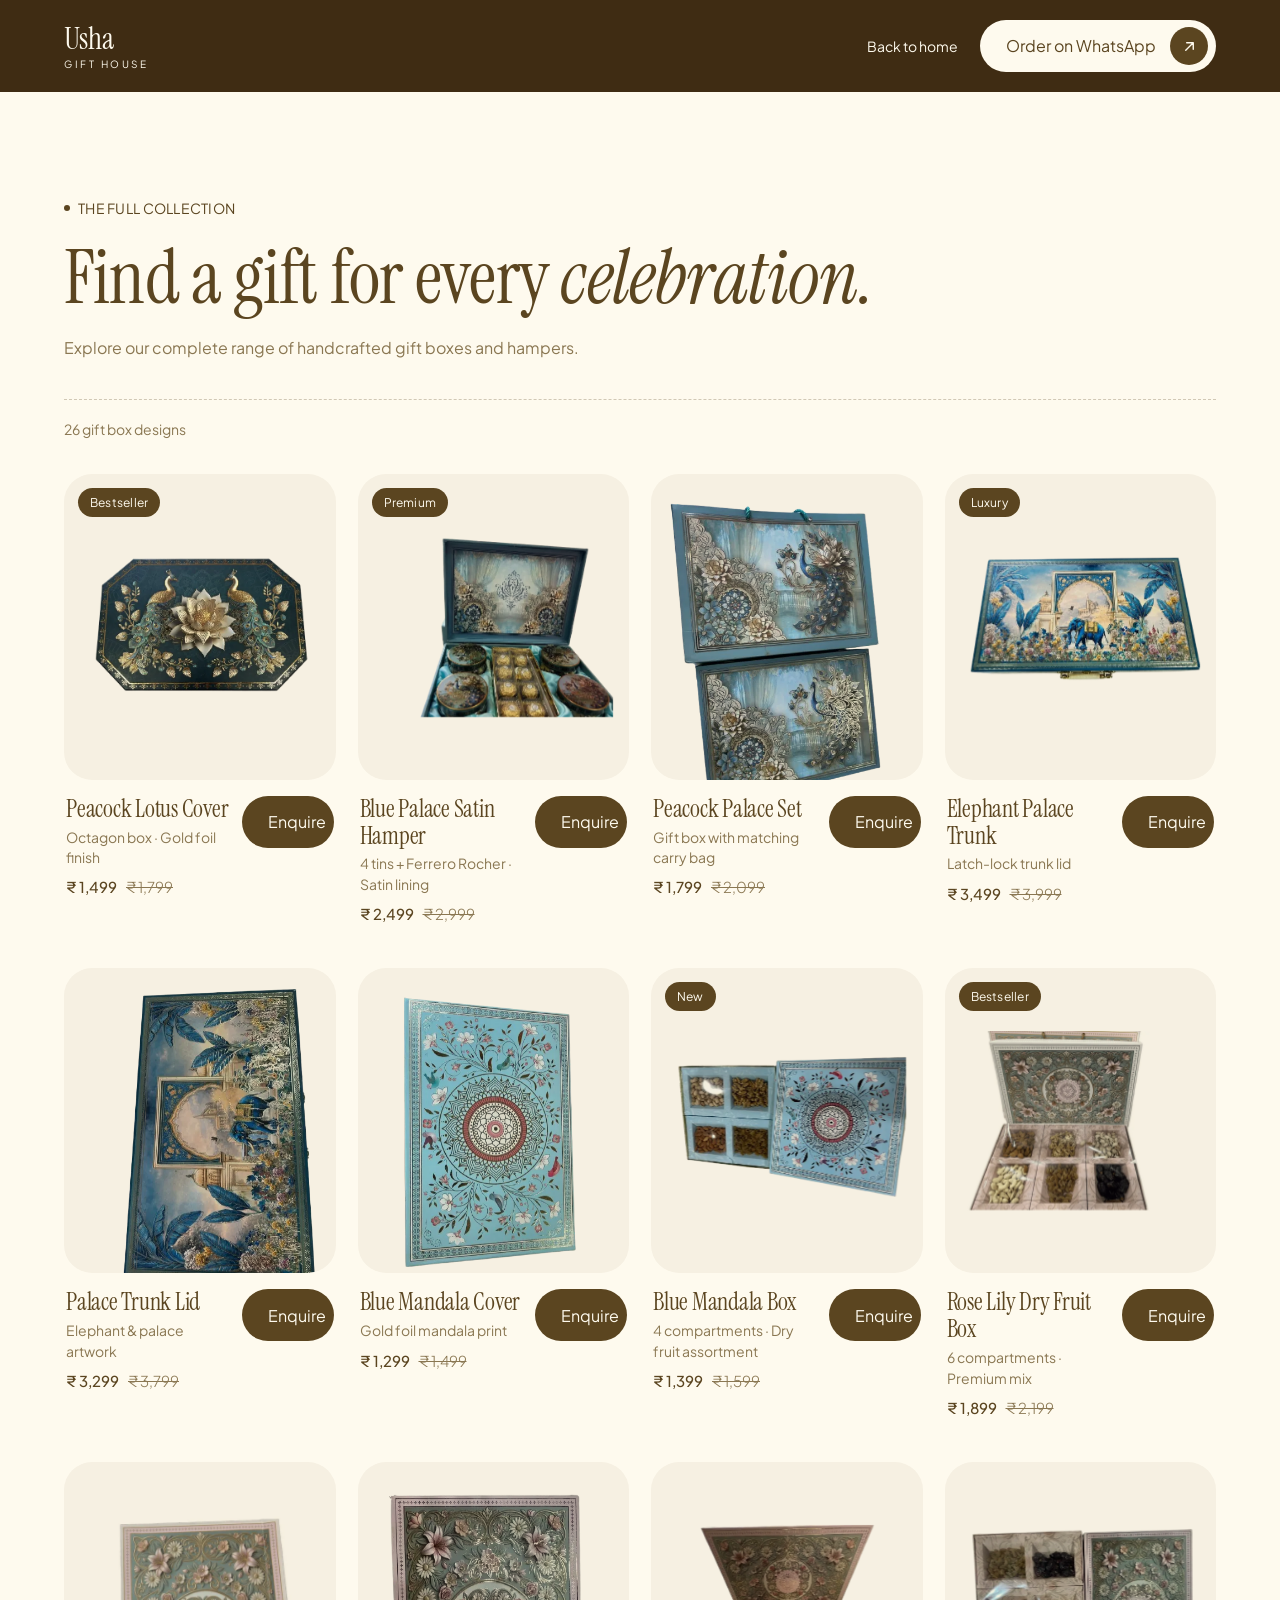
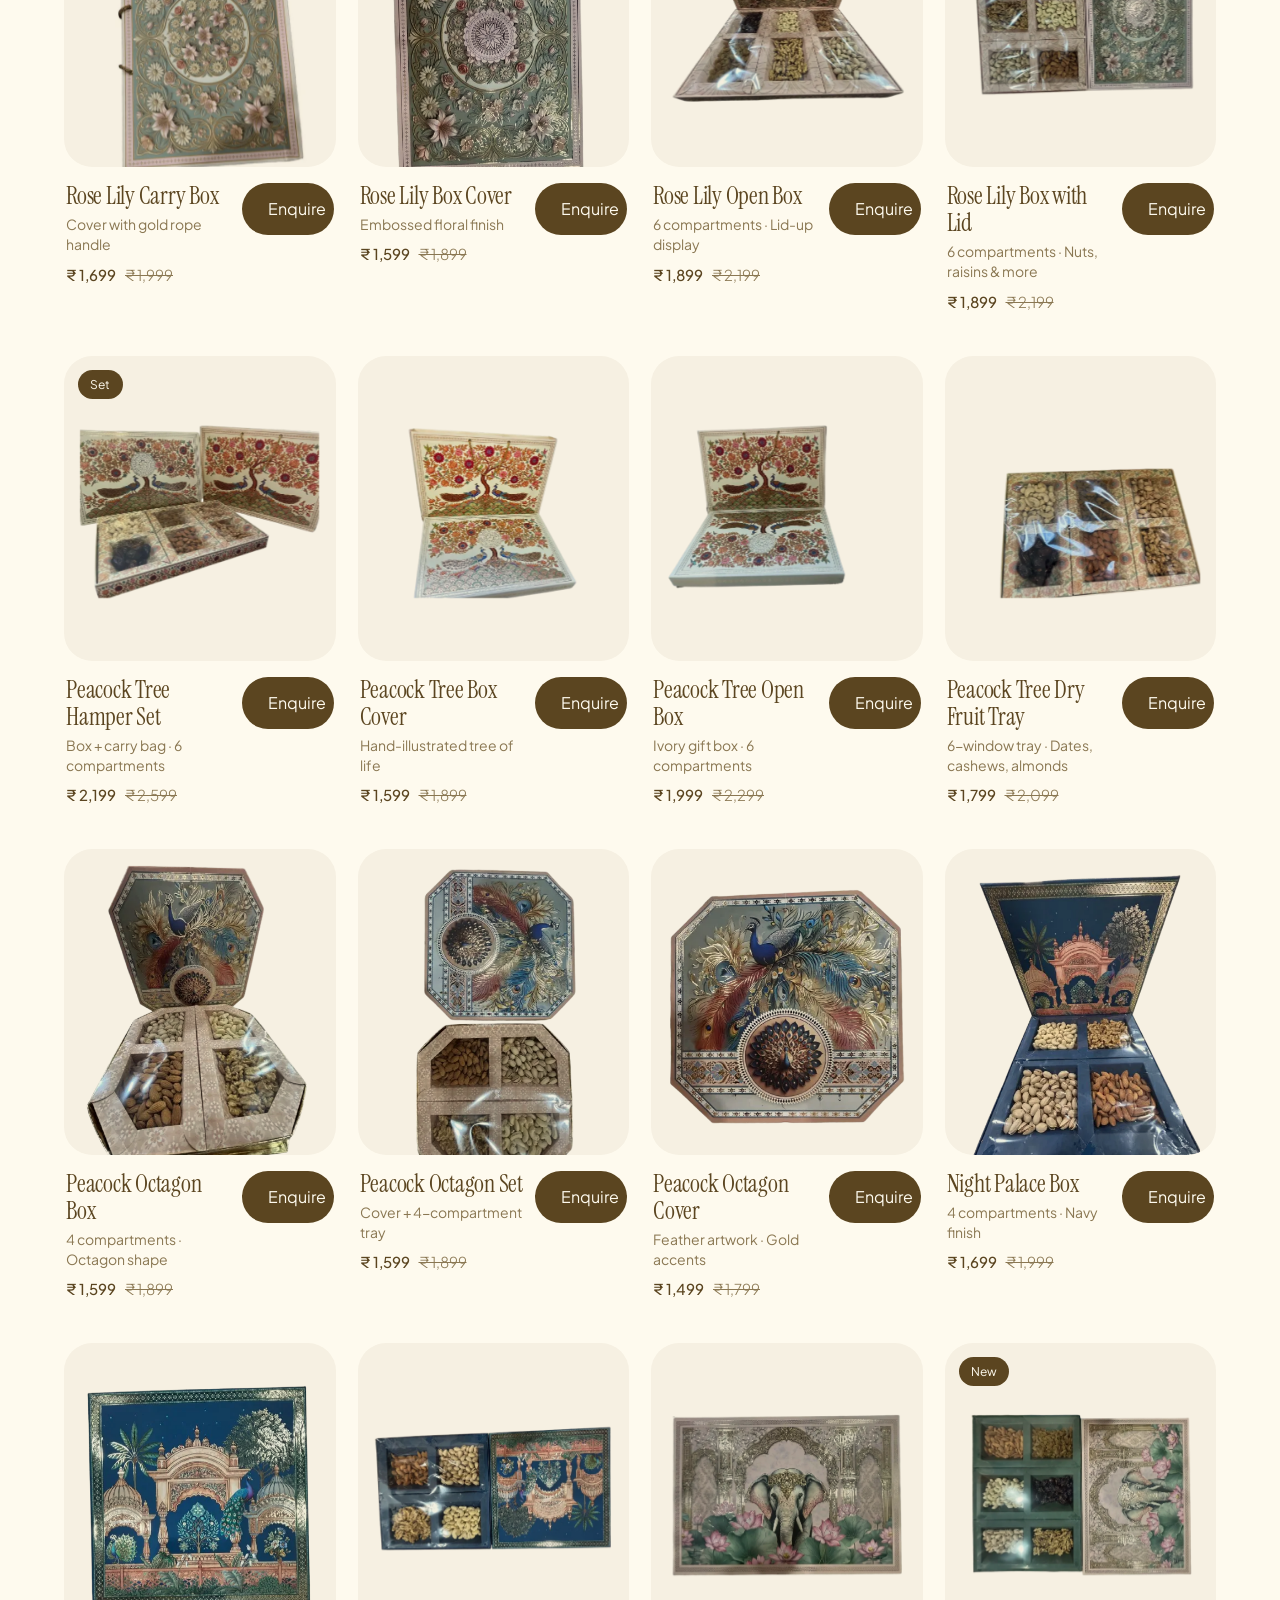
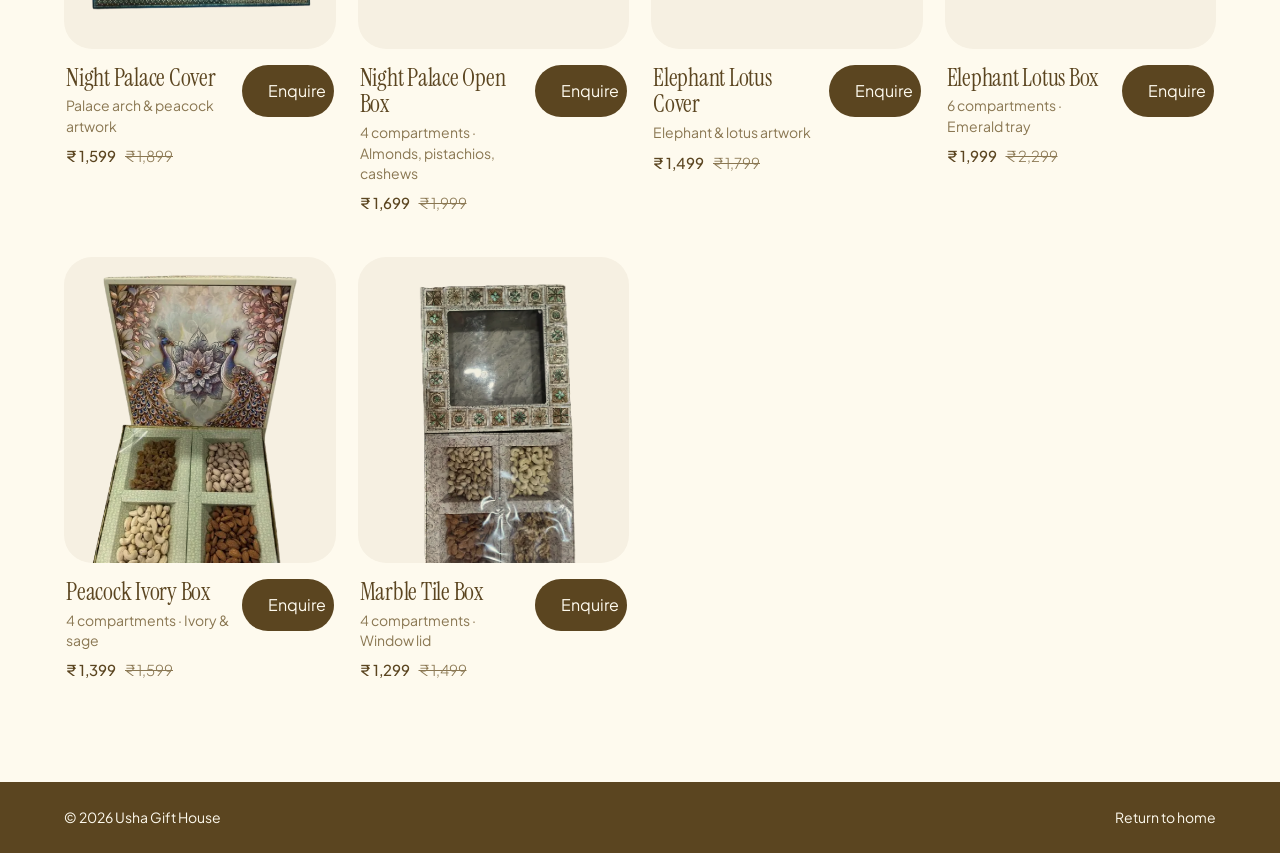
<file: collections.html>
<!DOCTYPE html>
<html lang="en">
<head>
<meta charset="utf-8">
<meta name="viewport" content="width=device-width, initial-scale=1, viewport-fit=cover">
<title>All Gift Box Designs | Usha Gift House</title>
<meta name="description" content="Explore all dry fruit gift boxes, festive hampers and premium gift designs from Usha Gift House.">
<link rel="preconnect" href="https://fonts.googleapis.com">
<link rel="preconnect" href="https://fonts.gstatic.com" crossorigin>
<link href="https://fonts.googleapis.com/css2?family=Instrument+Serif:ital@0;1&family=Plus+Jakarta+Sans:wght@300;400;500;600&display=swap" rel="stylesheet">
<link rel="stylesheet" href="style.css">
<style>
.catalog-header{background:var(--deep);color:var(--cream);padding:20px 0}
.catalog-header .wrap{display:flex;align-items:center;justify-content:space-between;gap:20px}
.catalog-brand{font-family:var(--serif);font-size:30px;line-height:1}
.catalog-brand small{display:block;font-family:var(--sans);font-size:10px;letter-spacing:.25em;margin-top:5px}
.catalog-actions{display:flex;align-items:center;gap:22px}
.catalog-back{font-size:14px}
.catalog-intro{padding-block:clamp(56px,8vw,100px) 38px}
.catalog-intro h1{max-width:850px;font-size:clamp(42px,6vw,76px)}
.catalog-intro p{margin-top:16px;color:var(--muted);font-size:16px}
.catalog-count{border-top:1px dashed var(--line);padding-top:18px;margin-bottom:34px;color:var(--muted);font-size:14px}
.catalog-grid{display:grid;grid-template-columns:repeat(4,minmax(0,1fr));gap:42px 22px;padding-bottom:100px}
.catalog-grid .gcard{min-width:0;flex:none}
.catalog-grid .gimg{aspect-ratio:4/4.5}
.catalog-grid .ginfo{gap:10px;padding-top:16px}
.catalog-grid .ginfo h3{font-size:24px;line-height:1.12}
.catalog-grid .ginfo p{font-size:14px;line-height:1.45}
.catalog-grid .wa{gap:6px}
.catalog-grid .wa a{width:34px;height:34px}
.catalog-footer{background:var(--brown);color:var(--cream);padding:24px 0;font-size:14px}
.catalog-footer .wrap{display:flex;justify-content:space-between;gap:16px;flex-wrap:wrap}
@media(max-width:1050px){.catalog-grid{grid-template-columns:repeat(3,minmax(0,1fr))}}
@media(max-width:720px){.catalog-grid{grid-template-columns:repeat(2,minmax(0,1fr));gap:30px 14px}.catalog-grid .ginfo{display:block}.catalog-grid .wa{margin-top:12px}.catalog-intro{padding-bottom:28px}}
@media(max-width:430px){.catalog-grid{grid-template-columns:1fr}.catalog-grid .ginfo{display:flex}.catalog-grid .wa{margin-top:4px}.catalog-actions .btn{display:none}}
</style>
</head>
<body>
<svg width="0" height="0" style="position:absolute" aria-hidden="true"><symbol id="arrow" viewBox="0 0 16 16"><path d="M4 12 12 4M5 4h7v7" fill="none" stroke="currentColor" stroke-width="1.5" stroke-linecap="round" stroke-linejoin="round"/></symbol></svg>
<header class="catalog-header">
  <div class="wrap">
    <a class="catalog-brand" href="index.html" aria-label="Usha Gift House home">Usha<small>GIFT HOUSE</small></a>
    <div class="catalog-actions">
      <a class="catalog-back" href="index.html#collections">Back to home</a>
      <a class="btn btn-light" data-wa href="#">Order on WhatsApp <span class="ic"><svg><use href="#arrow"/></svg></span></a>
    </div>
  </div>
</header>
<main>
  <section class="wrap catalog-intro">
    <span class="eyebrow">The full collection</span>
    <h1>Find a gift for every <em>celebration.</em></h1>
    <p>Explore our complete range of handcrafted gift boxes and hampers.</p>
  </section>
  <section class="wrap" aria-label="All gift box designs">
    <p class="catalog-count" id="catalogCount" aria-live="polite"></p>
    <div class="catalog-grid" id="catalogGrid"></div>
  </section>
</main>
<footer class="catalog-footer"><div class="wrap"><span>© 2026 Usha Gift House</span><a href="index.html">Return to home</a></div></footer>
<script>
(function(){
  var products=[
    ['Peacock Lotus Cover','peacock-lotus-cover.webp','Octagon box · Gold foil finish','1,499','1,799','Bestseller'],
    ['Blue Palace Satin Hamper','blue-palace-satin-hamper.webp','4 tins + Ferrero Rocher · Satin lining','2,499','2,999','Premium'],
    ['Peacock Palace Set','peacock-palace-set.webp','Gift box with matching carry bag','1,799','2,099',''],
    ['Elephant Palace Trunk','elephant-palace-trunk.webp','Latch-lock trunk lid','3,499','3,999','Luxury'],
    ['Palace Trunk Lid','palace-trunk-lid.webp','Elephant & palace artwork','3,299','3,799',''],
    ['Blue Mandala Cover','blue-mandala-cover.webp','Gold foil mandala print','1,299','1,499',''],
    ['Blue Mandala Box','blue-mandala-box.webp','4 compartments · Dry fruit assortment','1,399','1,599','New'],
    ['Rose Lily Dry Fruit Box','rose-lily-dry-fruit-box.webp','6 compartments · Premium mix','1,899','2,199','Bestseller'],
    ['Rose Lily Carry Box','rose-lily-carry-box.webp','Cover with gold rope handle','1,699','1,999',''],
    ['Rose Lily Box Cover','rose-lily-box-cover.webp','Embossed floral finish','1,599','1,899',''],
    ['Rose Lily Open Box','rose-lily-open-box.webp','6 compartments · Lid-up display','1,899','2,199',''],
    ['Rose Lily Box with Lid','rose-lily-box-with-lid.webp','6 compartments · Nuts, raisins & more','1,899','2,199',''],
    ['Peacock Tree Hamper Set','peacock-tree-hamper-set.webp','Box + carry bag · 6 compartments','2,199','2,599','Set'],
    ['Peacock Tree Box Cover','peacock-tree-box-cover.webp','Hand-illustrated tree of life','1,599','1,899',''],
    ['Peacock Tree Open Box','peacock-tree-open-box.webp','Ivory gift box · 6 compartments','1,999','2,299',''],
    ['Peacock Tree Dry Fruit Tray','peacock-tree-dry-fruit-tray.webp','6-window tray · Dates, cashews, almonds','1,799','2,099',''],
    ['Peacock Octagon Box','peacock-octagon-box.webp','4 compartments · Octagon shape','1,599','1,899',''],
    ['Peacock Octagon Set','peacock-octagon-set.webp','Cover + 4-compartment tray','1,599','1,899',''],
    ['Peacock Octagon Cover','peacock-octagon-cover.webp','Feather artwork · Gold accents','1,499','1,799',''],
    ['Night Palace Box','night-palace-box.webp','4 compartments · Navy finish','1,699','1,999',''],
    ['Night Palace Cover','night-palace-cover.webp','Palace arch & peacock artwork','1,599','1,899',''],
    ['Night Palace Open Box','night-palace-open-box.webp','4 compartments · Almonds, pistachios, cashews','1,699','1,999',''],
    ['Elephant Lotus Cover','elephant-lotus-cover.webp','Elephant & lotus artwork','1,499','1,799',''],
    ['Elephant Lotus Box','elephant-lotus-box.webp','6 compartments · Emerald tray','1,999','2,299','New'],
    ['Peacock Ivory Box','peacock-ivory-box.webp','4 compartments · Ivory & sage','1,399','1,599',''],
    ['Marble Tile Box','marble-tile-box.webp','4 compartments · Window lid','1,299','1,499','']
  ];
  var grid=document.getElementById('catalogGrid');
  var count=document.getElementById('catalogCount');
  var orderNumber='919324111470';
  document.getElementById('catalogCount').textContent=products.length+' gift box designs';
  products.forEach(function(product){
    var card=document.createElement('article');
    card.className='gcard';
    var imageBox=document.createElement('div');
    imageBox.className='gimg';
    if(product[5]){
      var badge=document.createElement('span');
      badge.className='gbadge';
      badge.textContent=product[5];
      imageBox.appendChild(badge);
    }
    var image=document.createElement('img');
    image.src='images/'+product[1];
    image.alt=product[0]+' — '+product[2];
    image.loading='lazy';
    imageBox.appendChild(image);
    var info=document.createElement('div');
    info.className='ginfo';
    var details=document.createElement('div');
    var title=document.createElement('h3');
    title.textContent=product[0];
    var description=document.createElement('p');
    description.textContent=product[2];
    var price=document.createElement('div');
    price.className='gprice';
    price.textContent='₹ '+product[3]+'  ';
    var oldPrice=document.createElement('s');
    oldPrice.textContent='₹ '+product[4];
    price.appendChild(oldPrice);
    details.append(title,description,price);
    var order=document.createElement('a');
    order.className='btn btn-dark catalog-order';
    order.textContent='Enquire';
    order.href='https://wa.me/'+orderNumber+'?text='+encodeURIComponent('Hello Usha Gift House, I am interested in: '+product[0]);
    order.target='_blank';
    order.rel='noopener';
    info.append(details,order);
    card.append(imageBox,info);
    grid.appendChild(card);
  });
  var generalOrder=document.querySelector('[data-wa]');
  generalOrder.href='https://wa.me/'+orderNumber+'?text='+encodeURIComponent('Hello Usha Gift House, I would like to order a gift box.');
  generalOrder.target='_blank';
  generalOrder.rel='noopener';
})();
</script>
</body>
</html>
</file>
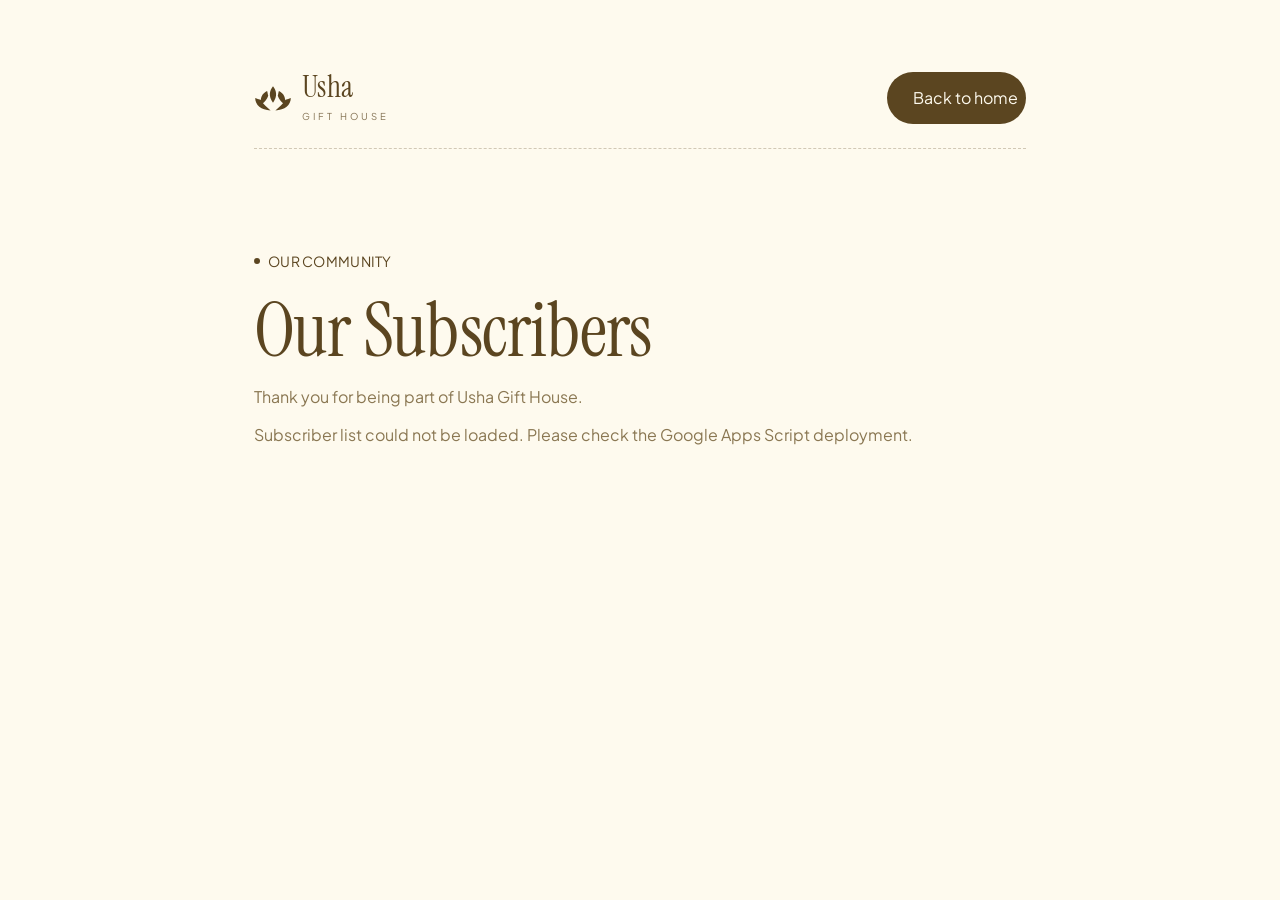
<file: subscribers.html>
<!DOCTYPE html>
<html lang="en">
<head>
  <meta charset="utf-8">
  <meta name="viewport" content="width=device-width, initial-scale=1, viewport-fit=cover">
  <title>Our Subscribers | Usha Gift House</title>
  <meta name="description" content="Meet the Usha Gift House community of subscribers.">
  <link rel="preconnect" href="https://fonts.googleapis.com">
  <link rel="preconnect" href="https://fonts.gstatic.com" crossorigin>
  <link href="https://fonts.googleapis.com/css2?family=Instrument+Serif:ital@0;1&family=Plus+Jakarta+Sans:wght@300;400;500;600&display=swap" rel="stylesheet">
  <link rel="stylesheet" href="style.css">
</head>
<body>
  <main class="subscriber-page">
    <div class="wrap">
      <header class="subscriber-page-top">
        <a class="logo" href="index.html" aria-label="Usha Gift House home">
          <svg viewBox="0 0 64 44" aria-hidden="true"><path fill="currentColor" d="M32 2C26 10 24 18 32 30c8-12 6-20 0-28ZM22 10c-8 4-13 12-9 22 5-3 9-8 11-14-1-3-1-6-2-8Zm20 0c-1 2-1 5-2 8 2 6 6 11 11 14 4-10-1-18-9-22ZM2 22c0 12 10 20 26 21C22 38 15 32 11 25 8 24 5 23 2 22Zm60 0c-3 1-6 2-9 3-4 7-11 13-17 18 16-1 26-9 26-21Z"/></svg>
          <div><span>Usha</span><small>GIFT HOUSE</small></div>
        </a>
        <a class="btn btn-dark" href="index.html">Back to home</a>
      </header>
      <section class="subscriber-page-main" aria-labelledby="subscriberHeading">
        <span class="eyebrow">Our community</span>
        <h1 id="subscriberHeading">Our Subscribers</h1>
        <p>Thank you for being part of Usha Gift House.</p>
        <p class="subscriber-status" id="subscriberStatus" role="status" aria-live="polite">Loading subscribers...</p>
        <ul class="subscriber-list" id="subscriberList" aria-label="Subscriber names"></ul>
      </section>
    </div>
  </main>
  <script src="subscribers.js" defer></script>
</body>
</html>
</file>
<file: style.css>
:root{
  --cream:#FEFAEE; --ivory:#F6F0E2; --beige:#D8C7A7; --brown:#5B4520; --deep:#3F2C13; --white:#fff;
  --ink:#5B4520; --muted:#8a7752; --line:rgba(91,69,32,.28);
  --serif:'Instrument Serif','Cormorant Garamond',Georgia,serif;
  --sans:'Plus Jakarta Sans',Inter,system-ui,sans-serif;
  --r:28px; --wrap:1280px; --pad:clamp(20px,5vw,104px);
  --bg:var(--cream); --fg:var(--ink);
}
@media (prefers-color-scheme:dark){ :root:not([data-theme="light"]){ color-scheme:light } }
*{box-sizing:border-box;margin:0;padding:0}
html{scroll-behavior:smooth;scroll-padding-top:84px}
body{font-family:var(--sans);background:var(--cream);color:var(--ink);line-height:1.6;-webkit-font-smoothing:antialiased;overflow-x:hidden}
img{max-width:100%;display:block}
a{color:inherit;text-decoration:none}
button{font:inherit;color:inherit;background:none;border:0;cursor:pointer}
:focus-visible{outline:2px solid var(--beige);outline-offset:3px}
.wrap{max-width:calc(var(--wrap) + var(--pad)*2);margin:0 auto;padding-inline:var(--pad)}
h1,h2,h3{font-family:var(--serif);font-weight:400;line-height:1.08;letter-spacing:-.01em}
h1{font-size:clamp(46px,7vw,104px)}
h2{font-size:clamp(34px,4.6vw,64px)}
em{font-style:italic}
.eyebrow{display:inline-flex;align-items:center;gap:8px;font-size:14px;text-transform:uppercase;letter-spacing:.02em;margin-bottom:18px}
.eyebrow::before{content:"";width:6px;height:6px;border-radius:50%;background:currentColor}
.center{text-align:center}
section{position:relative}
.sec{padding-block:clamp(64px,9vw,128px)}

/* Buttons */
.btn{display:inline-flex;align-items:center;gap:14px;height:52px;padding:0 8px 0 26px;border-radius:999px;font-size:16px;font-weight:400;transition:background .35s,color .35s,border-color .35s,transform .35s;white-space:nowrap}
.btn .ic{width:38px;height:38px;border-radius:50%;display:grid;place-items:center;transition:transform .4s cubic-bezier(.2,.7,.2,1)}
.btn .ic svg{width:15px;height:15px}
.btn:hover .ic{transform:rotate(45deg)}
.btn-dark{background:var(--brown);color:var(--cream)}
.btn-dark .ic{background:var(--cream);color:var(--brown)}
.btn-dark:hover{background:var(--deep)}
.btn-light{background:var(--cream);color:var(--brown)}
.btn-light .ic{background:var(--brown);color:var(--cream)}
.btn-light:hover{background:#fff}
.btn-outline{padding:0 26px;border:1px solid rgba(254,250,238,.7);color:var(--cream)}
.btn-outline:hover{background:var(--cream);color:var(--brown)}
.btn-outline.dk{border-color:var(--brown);color:var(--brown)}
.btn-outline.dk:hover{background:var(--brown);color:var(--cream)}
.btn-plain{padding:0 28px;justify-content:center}

/* Header */
.hdr{position:fixed;inset:0 0 auto 0;z-index:50;transition:background .4s,padding .4s,transform .4s;padding:22px 0;padding-top:calc(22px + env(safe-area-inset-top,0px))}
.hdr.solid{background:rgba(63,44,19,.96);padding-block:12px;padding-top:calc(12px + env(safe-area-inset-top,0px));backdrop-filter:blur(8px)}
.hdr .wrap{display:flex;align-items:center;justify-content:space-between;gap:24px}
.logo{display:flex;align-items:center;gap:10px;color:var(--cream)}
.logo svg{width:38px;height:auto}
.logo span{font-family:var(--serif);font-size:30px;line-height:1;letter-spacing:.01em;white-space:nowrap}
.logo small{display:block;font-family:var(--sans);font-size:9.5px;letter-spacing:.32em;margin-top:5px;opacity:.75}
.nav{display:flex;gap:34px;color:var(--cream);font-size:15px}
.nav a{position:relative;padding:4px 0}
.nav a::after{content:"";position:absolute;left:0;bottom:0;height:1px;width:100%;background:currentColor;transform:scaleX(0);transform-origin:right;transition:transform .4s}
.nav a:hover::after,.nav a.on::after{transform:scaleX(1);transform-origin:left}
.hdr .btn{height:46px}
.hdr .btn .ic{width:32px;height:32px}
.burger{display:none;width:44px;height:44px;border:1px solid rgba(254,250,238,.5);border-radius:50%;color:var(--cream);place-items:center}
.burger span{display:block;width:18px;height:1.5px;background:currentColor;position:relative;transition:.3s}
.burger span::before,.burger span::after{content:"";position:absolute;left:0;width:18px;height:1.5px;background:currentColor;transition:.3s}
.burger span::before{top:-6px}.burger span::after{top:6px}
.burger[aria-expanded="true"] span{background:transparent}
.burger[aria-expanded="true"] span::before{top:0;transform:rotate(45deg)}
.burger[aria-expanded="true"] span::after{top:0;transform:rotate(-45deg)}
.mmenu{position:fixed;inset:0;z-index:40;background:var(--deep);color:var(--cream);display:flex;flex-direction:column;justify-content:center;gap:6px;padding:100px var(--pad) 40px;opacity:0;visibility:hidden;transform:translateY(-12px);transition:.45s cubic-bezier(.2,.7,.2,1)}
.mmenu.open{opacity:1;visibility:visible;transform:none}
.mmenu a.l{font-family:var(--serif);font-size:44px;line-height:1.25;border-bottom:1px solid rgba(254,250,238,.15);padding:6px 0}
.mmenu .btn{margin-top:28px;align-self:flex-start}

/* Hero */
.hero{background:var(--deep);color:var(--cream);min-height:100svh;display:flex;align-items:center;padding:130px 0 70px;overflow:hidden}
.hero .wrap{display:grid;grid-template-columns:1.05fr .95fr;gap:clamp(30px,5vw,80px);align-items:center;width:100%}
.hero .eyebrow{color:var(--beige)}
.hero h1{margin-bottom:26px}
.hero h1 .ln{display:block;overflow:hidden;padding-bottom:.08em}
.hero h1 .ln>span{display:block;transform:translateY(105%);animation:up 1.1s cubic-bezier(.2,.7,.2,1) forwards}
.hero h1 .ln:nth-child(2)>span{animation-delay:.14s}
.hero p.lead{max-width:520px;font-size:17px;color:rgba(254,250,238,.82);margin-bottom:38px;opacity:0;animation:fade 1s .5s forwards}
.hero .cta{display:flex;flex-wrap:wrap;gap:14px;opacity:0;animation:fade 1s .7s forwards}
.hero .eyebrow{opacity:0;animation:fade 1s .1s forwards}
@keyframes up{to{transform:none}}
@keyframes fade{to{opacity:1}}
.hero-art{position:relative;opacity:0;animation:fade 1.4s .3s forwards}
.hero-panel{background:var(--ivory);border-radius:36px;aspect-ratio:1/1.02;display:grid;place-items:center;padding:6%;overflow:hidden}
.hero-panel img{width:100%;max-height:100%;object-fit:contain;will-change:transform}
.hero-tag{position:absolute;left:-22px;bottom:34px;background:var(--cream);color:var(--brown);border-radius:20px;padding:14px 20px;display:flex;align-items:center;gap:12px;font-size:14px;line-height:1.3}
.hero-tag b{font-family:var(--serif);font-weight:400;font-size:32px;line-height:1}

/* Marquee */
.trust{padding:38px 0 46px;border-bottom:0}
.trust p{text-align:center;font-size:17px;margin-bottom:26px}
.mq{overflow:hidden;-webkit-mask:linear-gradient(90deg,transparent,#000 8%,#000 92%,transparent);mask:linear-gradient(90deg,transparent,#000 8%,#000 92%,transparent)}
.mq-track{display:flex;width:max-content;animation:mq 40s linear infinite}
.mq:hover .mq-track{animation-play-state:paused}
.mq-track>div{display:flex;flex-shrink:0}
.mq-item{display:flex;align-items:center;gap:12px;padding:0 44px;color:#b3a48a;font-weight:600;font-size:22px;white-space:nowrap}
.mq-item svg{width:30px;height:30px}
@keyframes mq{to{transform:translateX(-50%)}}
.divider{border:0;border-top:1px dashed var(--line);max-width:calc(var(--wrap));margin:0 auto}

/* Collections */
.col-head{display:flex;justify-content:space-between;align-items:flex-end;gap:24px;margin-bottom:44px;flex-wrap:wrap}
.cards{display:flex;gap:12px;align-items:flex-start;height:min(620px,72vh)}
.card{position:relative;flex:1 1 0;min-width:0;border-radius:var(--r);overflow:hidden;background:var(--beige);height:min(430px,54vh);transition:flex-grow .7s cubic-bezier(.2,.7,.2,1),height .7s cubic-bezier(.2,.7,.2,1);cursor:pointer;isolation:isolate;color:#fff}
.card>img{position:absolute;inset:0;width:100%;height:100%;object-fit:contain;padding:8% 6% 26%;transition:transform 1s cubic-bezier(.2,.7,.2,1)}
.card::after{content:"";position:absolute;inset:0;z-index:1;background:linear-gradient(to top,rgba(63,44,19,.92) 0,rgba(63,44,19,.6) 34%,transparent 62%)}
.card .tx{position:absolute;z-index:2;left:0;right:0;bottom:0;padding:26px 26px}
.card h3{font-size:clamp(24px,2.1vw,32px)}
.card .desc{max-height:0;opacity:0;overflow:hidden;font-size:16px;line-height:1.55;margin-top:0;transition:max-height .7s cubic-bezier(.2,.7,.2,1),opacity .5s,margin .5s}
.card.on{flex-grow:1.45;height:min(620px,72vh)}
.card.on .desc{max-height:150px;opacity:1;margin-top:12px}
.card.on>img{transform:scale(1.04)}

/* About */
.about .wrap{display:grid;grid-template-columns:.9fr 1fr;gap:clamp(30px,5vw,60px);align-items:start}
.about-img{border-radius:var(--r);background:var(--ivory);overflow:hidden;aspect-ratio:1/1.12;display:grid;place-items:center}
.about-img img{width:100%;height:100%;object-fit:cover;mix-blend-mode:multiply;transform:scale(1.08);transition:transform 1.4s cubic-bezier(.2,.7,.2,1)}
.about-img:hover img{transform:scale(1.14)}
.about h2{font-size:clamp(28px,3.4vw,48px);line-height:1.32;margin:6px 0 34px}
.stats{display:flex;flex-wrap:wrap;gap:34px 56px;margin-top:68px}
.stat b{display:block;font-family:var(--serif);font-weight:400;font-size:clamp(52px,6vw,84px);line-height:1}
.stat span{display:block;font-size:16px;margin-top:10px;max-width:160px;line-height:1.4}

/* Process */
.dark{background:var(--brown);color:var(--cream)}
.process h2{margin-bottom:76px}
.steps{max-width:960px;margin:0 auto;display:flex;flex-direction:column;gap:70px;position:relative}
.step{display:grid;grid-template-columns:375px 52px 1fr;gap:0 30px;align-items:start;position:relative}
.step-img{aspect-ratio:375/218;border-radius:28px;overflow:hidden;background:var(--ivory);display:grid;place-items:center}
.step-img img{width:100%;height:100%;object-fit:contain;padding:5%;mix-blend-mode:multiply}
.step-num{position:relative;width:52px;height:52px;border-radius:50%;background:rgba(254,250,238,.45);display:grid;place-items:center;z-index:2}
.step-num i{width:34px;height:34px;border-radius:50%;background:var(--cream);color:var(--brown);display:grid;place-items:center;font-style:normal;font-size:16px}
.step:not(:last-child) .step-num::after{content:"";position:absolute;top:52px;left:50%;width:2px;height:calc(100% + 380px);height:calc(218px + 70px - 52px + 0px);background:var(--cream);transform:translateX(-50%) scaleY(0);transform-origin:top;transition:transform 1.1s .3s cubic-bezier(.2,.7,.2,1)}
.step.in .step-num::after{transform:translateX(-50%) scaleY(1)}
.step h3{font-size:32px;margin-bottom:12px;padding-top:4px}
.step p{font-size:17px;max-width:380px;color:rgba(254,250,238,.9)}

/* Gallery carousel (replaces therapists) */
.gal-head{display:flex;justify-content:space-between;align-items:flex-end;gap:24px;margin-bottom:48px;flex-wrap:wrap}
.gal-head h2{max-width:780px}
.gal-tools{display:flex;gap:12px;align-items:center}
.arrow{width:52px;height:52px;border-radius:50%;border:1px solid var(--brown);display:grid;place-items:center;transition:.3s}
.arrow:hover{background:var(--brown);color:var(--cream)}
.arrow svg{width:18px}
.rail{display:flex;gap:26px;overflow-x:auto;scroll-snap-type:x mandatory;scroll-padding-inline:var(--pad);padding:0 var(--pad) 12px;scrollbar-width:none;cursor:grab;-webkit-overflow-scrolling:touch}
.rail::-webkit-scrollbar{display:none}
.rail.drag{cursor:grabbing;scroll-snap-type:none;scroll-behavior:auto}
.gcard{flex:0 0 clamp(260px,29vw,437px);scroll-snap-align:start}
.gimg{aspect-ratio:437/500;border-radius:var(--r);background:var(--ivory);overflow:hidden;display:grid;place-items:center;position:relative}
.gimg img{width:100%;height:100%;object-fit:contain;padding:6%;mix-blend-mode:multiply;transition:transform .9s cubic-bezier(.2,.7,.2,1);user-select:none;-webkit-user-drag:none}
.gcard:hover .gimg img{transform:scale(1.06)}
.gbadge{position:absolute;left:14px;top:14px;background:var(--brown);color:var(--cream);font-size:12px;padding:5px 12px;border-radius:99px;letter-spacing:.02em}
.ginfo{display:flex;justify-content:space-between;align-items:flex-start;gap:14px;padding:22px 2px 0}
.ginfo h3{font-size:28px}
.ginfo p{font-size:15px;color:var(--muted);margin-top:4px}
.gprice{font-size:15px;margin-top:8px;font-weight:500}
.gprice s{color:var(--muted);font-weight:300;margin-left:6px}
.wa{flex:0 0 auto;display:flex;gap:8px;margin-top:4px}
.wa a{width:36px;height:36px;border-radius:50%;border:1px solid var(--brown);display:grid;place-items:center;transition:.3s}
.wa a:hover{background:var(--brown);color:var(--cream)}
.wa svg{width:16px;height:16px}

/* Testimonials */
.testi h2{margin-bottom:64px}
.tgrid{display:grid;grid-template-columns:repeat(3,1fr);gap:24px;align-items:start}
.tc{border-radius:28px;padding:30px;background:#fff;color:var(--brown);display:flex;flex-direction:column;min-height:330px;transition:transform .5s cubic-bezier(.2,.7,.2,1)}
.tc:hover{transform:translateY(-6px)}
.tc.b{background:#F1EBE3}
.tc.b:nth-child(5){background:#EDE6DA}
.tc.b:nth-child(6){background:#E8DFD2}
.stars{display:flex;align-items:center;gap:4px;margin-bottom:22px;font-size:14px}
.stars svg{width:22px;height:22px;fill:var(--brown)}
.stars span{margin-left:10px}
.tc blockquote{font-size:16.5px;line-height:1.6;flex:1}
.tc hr{border:0;border-top:1px dashed var(--line);margin:26px 0}
.who{display:flex;align-items:center;gap:14px}
.av{width:56px;height:56px;border-radius:50%;background:var(--beige);display:grid;place-items:center;font-family:var(--serif);font-size:24px;flex:0 0 auto}
.who b{display:block;font-family:var(--serif);font-weight:400;font-size:24px;line-height:1.1}
.who span{font-size:14px;color:var(--muted)}
.review-form-section{border-bottom:1px dashed var(--line)}
.review-form-wrap{display:grid;grid-template-columns:.8fr 1fr;gap:clamp(32px,7vw,100px);align-items:start}
.review-form-wrap h2{max-width:480px}
.review-form-wrap>div>p{margin-top:16px;color:var(--muted)}
.review-form{display:grid;gap:10px}
.review-form label{font-size:14px;font-weight:500;margin-top:8px}
.review-form input,.review-form select,.review-form textarea{width:100%;border:1px solid var(--line);border-radius:8px;background:#fff;color:var(--ink);padding:13px 15px;font:inherit}
.review-form textarea{resize:vertical;min-height:120px}
.review-form .btn{justify-self:start;margin-top:10px}
.review-form-status{min-height:24px;color:var(--muted);font-size:14px}

/* Announcement */
.ann{background:var(--brown);color:var(--cream);overflow:hidden;padding:26px 0}
.ann-track{display:flex;width:max-content;animation:mq 30s linear infinite}
.ann-track>div{display:flex;align-items:center;flex-shrink:0}
.ann-track span{font-family:var(--serif);font-size:clamp(28px,3vw,40px);text-transform:uppercase;white-space:nowrap;padding:0 36px}
.ann-track svg{width:22px;height:22px;fill:var(--cream);flex:0 0 auto}

/* FAQ */
.faq .wrap{display:grid;grid-template-columns:.75fr 1fr;gap:clamp(30px,5vw,70px);align-items:start}
.faq h2{max-width:420px}
.acc{display:flex;flex-direction:column;gap:14px}
.qi{border:1px dashed var(--line);border-radius:26px;transition:background .4s,border-color .4s}
.qi.open{background:#fff}
.qi button{width:100%;display:flex;justify-content:space-between;align-items:center;gap:20px;text-align:left;padding:24px 26px;font-family:var(--serif);font-size:clamp(20px,1.9vw,25px);line-height:1.25}
.qi .pm{position:relative;width:20px;height:20px;flex:0 0 auto;transition:transform .45s}
.qi .pm::before,.qi .pm::after{content:"";position:absolute;left:0;top:50%;width:100%;height:1.5px;background:var(--brown);transition:transform .45s}
.qi .pm::after{transform:rotate(90deg)}
.qi.open .pm{transform:rotate(45deg)}
.qa{display:grid;grid-template-rows:0fr;transition:grid-template-rows .5s cubic-bezier(.2,.7,.2,1)}
.qi.open .qa{grid-template-rows:1fr}
.qa>div{overflow:hidden}
.qa p{padding:0 26px 26px;color:var(--muted);font-size:16px;max-width:620px}

/* Final CTA */
.fcta{padding:clamp(70px,10vw,150px) 0;background:var(--ctabg) center/cover no-repeat var(--beige);background-blend-mode:multiply;position:relative;isolation:isolate}
.fcta-card{max-width:800px;margin:0 auto;background:#fff;border-radius:34px;padding:clamp(40px,7vw,90px) clamp(24px,6vw,80px);text-align:center;border:1px solid rgba(91,69,32,.1)}
.fcta-card h2{margin-bottom:34px;max-width:620px;margin-inline:auto}
.fcta-card .row{display:flex;flex-wrap:wrap;gap:12px;justify-content:center}

/* Footer */
.subscriber-page{min-height:100vh;padding:clamp(28px,6vw,72px) 0}
.subscriber-page .wrap{max-width:900px}
.subscriber-page-top{display:flex;justify-content:space-between;align-items:center;gap:24px;border-bottom:1px dashed var(--line);padding-bottom:24px}
.subscriber-page-top .logo{color:var(--brown)}
.subscriber-page-main{padding-top:clamp(48px,8vw,96px)}
.subscriber-page-main h1{font-size:clamp(42px,7vw,76px)}
.subscriber-page-main>p{margin-top:12px;color:var(--muted)}
.subscriber-status{margin-top:36px;color:var(--muted)}
.subscriber-list{display:grid;grid-template-columns:repeat(3,minmax(0,1fr));gap:12px;list-style:none;margin-top:24px}
.subscriber-list li{padding:16px 18px;border:1px solid var(--line);border-radius:8px;background:var(--ivory);overflow-wrap:anywhere}
.foot{background:var(--brown);color:var(--cream);font-size:16px}
.foot .top{display:grid;grid-template-columns:1fr 1fr;border-bottom:1px dashed rgba(254,250,238,.35);border-top:1px dashed rgba(254,250,238,.35)}
.foot .top>div{padding:34px 0}
.foot .top .r{padding-left:22px;border-left:1px dashed rgba(254,250,238,.35)}
.foot .logo span{font-size:40px}.foot .logo svg{width:48px}
.nl{display:grid;grid-template-columns:minmax(110px,.7fr) minmax(180px,1.3fr) auto auto;gap:10px;align-items:center}
.nl input{width:100%;min-width:0;height:48px;border-radius:99px;border:1px solid rgba(254,250,238,.45);background:transparent;color:var(--cream);padding:0 18px;font:inherit;font-size:15px}
.nl input::placeholder{color:rgba(254,250,238,.8)}
.nl button{height:42px;padding:0 17px;border-radius:99px;background:#fff;color:var(--brown);font-size:14px;transition:.3s;white-space:nowrap}
.nl button:hover{background:var(--beige)}
.nl-subscribers{height:42px;padding:0 14px;border:1px solid rgba(254,250,238,.55);border-radius:99px;display:inline-flex;align-items:center;justify-content:center;color:var(--cream);font-size:14px;white-space:nowrap;transition:background .3s,color .3s}
.nl-subscribers:hover{background:var(--cream);color:var(--brown)}
.nl-msg{font-size:14px;margin-top:10px;min-height:20px;color:var(--beige)}
.foot .cols{display:grid;grid-template-columns:1.5fr 1fr;padding:54px 0 60px}
.foot .lcols{display:grid;grid-template-columns:repeat(3,1fr);gap:24px;padding-right:30px}
.foot .rcols{display:grid;grid-template-columns:1fr 1fr;gap:44px 30px;padding-left:22px;border-left:1px dashed rgba(254,250,238,.35)}
.foot h4{font-family:var(--serif);font-weight:400;font-size:18px;text-transform:uppercase;margin-bottom:22px;letter-spacing:.01em}
.foot li{list-style:none;margin-bottom:14px}
.foot li a{transition:opacity .3s}
.foot li a:hover{opacity:.6}
.foot address{font-style:normal;line-height:1.6}
.foot .bar{display:flex;justify-content:space-between;gap:16px;flex-wrap:wrap;border-top:1px dashed rgba(254,250,238,.35);padding:22px 0 26px;font-size:15px}

/* reveal */
.rv{opacity:0;transform:translateY(26px);transition:opacity 1s cubic-bezier(.2,.7,.2,1),transform 1s cubic-bezier(.2,.7,.2,1)}
.rv.in{opacity:1;transform:none}
.rv.d1{transition-delay:.1s}.rv.d2{transition-delay:.2s}.rv.d3{transition-delay:.3s}

/* Tablet */
@media (max-width:1100px){
  .nav{gap:22px;font-size:14px}
  .step{grid-template-columns:300px 52px 1fr}
  .tgrid{grid-template-columns:repeat(2,1fr)}
  .foot .cols{grid-template-columns:1fr}
  .foot .rcols{border-left:0;padding-left:0;margin-top:40px}
  .foot .lcols{padding-right:0}
}
@media (max-width:900px){
  .nav,.hdr .btn{display:none}
  .burger{display:grid}
  .hero .wrap{grid-template-columns:1fr}
  .hero{padding-top:120px}
  .hero-art{max-width:560px}
  .hero-tag{left:12px}
  .cards{display:grid;grid-template-columns:1fr 1fr;height:auto;gap:12px}
  .card,.card.on{height:340px;flex:none}
  .card .desc{max-height:none;opacity:1;margin-top:8px;font-size:14px}
  .card.on>img{transform:none}
  .card>img{padding:8% 6% 40%}
  .about .wrap,.faq .wrap{grid-template-columns:1fr}
  .review-form-wrap{grid-template-columns:1fr;gap:28px}
  .about-img{max-width:560px}
  .step{grid-template-columns:52px 1fr;gap:0 18px}
  .step-img{grid-column:1/-1;grid-row:2;margin-top:22px;max-width:520px}
  .step-num{grid-row:1;grid-column:1}
  .step .tx{grid-row:1;grid-column:2}
  .step:not(:last-child) .step-num::after{display:none}
  .steps{gap:56px}
  .foot .top{grid-template-columns:1fr}
  .foot .top .r{border-left:0;padding-left:0;border-top:1px dashed rgba(254,250,238,.35)}
}
@media (max-width:640px){
  .tgrid{display:flex;overflow-x:auto;scroll-snap-type:x mandatory;gap:14px;margin-inline:calc(var(--pad)*-1);padding:0 var(--pad) 10px;scrollbar-width:none}
  .tgrid::-webkit-scrollbar{display:none}
  .tc{flex:0 0 84%;scroll-snap-align:center;min-height:0}
  .cards{grid-template-columns:1fr}
  .card,.card.on{height:380px}
  .hero .cta .btn{width:100%;justify-content:space-between}
  .hero .cta .btn-outline{justify-content:center}
  .stats{gap:28px 34px}
  .foot .lcols{grid-template-columns:1fr 1fr}
  .foot .rcols{grid-template-columns:1fr 1fr;gap:34px 20px}
  .nl{grid-template-columns:1fr}
  .nl button,.nl-subscribers{justify-self:end}
  .subscriber-list{grid-template-columns:repeat(2,minmax(0,1fr))}
  .fcta-card .row .btn{width:100%;justify-content:center}
  .gal-tools{display:none}
  .mq-item{font-size:18px;padding:0 28px}
}
@media (prefers-reduced-motion:reduce){
  html{scroll-behavior:auto}
  *,*::before,*::after{animation-duration:.001s!important;animation-iteration-count:1!important;transition-duration:.001s!important}
  .rv,.hero h1 .ln>span,.hero p.lead,.hero .cta,.hero .eyebrow,.hero-art{opacity:1;transform:none}
}
</file>
<file: ushagifthouse-website/css/style.css>
:root{
  --cream:#FEFAEE; --ivory:#F6F0E2; --beige:#D8C7A7; --brown:#5B4520; --deep:#3F2C13; --white:#fff;
  --ink:#5B4520; --muted:#8a7752; --line:rgba(91,69,32,.28);
  --serif:'Instrument Serif','Cormorant Garamond',Georgia,serif;
  --sans:'Plus Jakarta Sans',Inter,system-ui,sans-serif;
  --r:28px; --wrap:1280px; --pad:clamp(20px,5vw,104px);
  --bg:var(--cream); --fg:var(--ink);
}
@media (prefers-color-scheme:dark){ :root:not([data-theme="light"]){ color-scheme:light } }
*{box-sizing:border-box;margin:0;padding:0}
html{scroll-behavior:smooth;scroll-padding-top:84px}
body{font-family:var(--sans);background:var(--cream);color:var(--ink);line-height:1.6;-webkit-font-smoothing:antialiased;overflow-x:hidden}
img{max-width:100%;display:block}
a{color:inherit;text-decoration:none}
button{font:inherit;color:inherit;background:none;border:0;cursor:pointer}
:focus-visible{outline:2px solid var(--beige);outline-offset:3px}
.wrap{max-width:calc(var(--wrap) + var(--pad)*2);margin:0 auto;padding-inline:var(--pad)}
h1,h2,h3{font-family:var(--serif);font-weight:400;line-height:1.08;letter-spacing:-.01em}
h1{font-size:clamp(46px,7vw,104px)}
h2{font-size:clamp(34px,4.6vw,64px)}
em{font-style:italic}
.eyebrow{display:inline-flex;align-items:center;gap:8px;font-size:14px;text-transform:uppercase;letter-spacing:.02em;margin-bottom:18px}
.eyebrow::before{content:"";width:6px;height:6px;border-radius:50%;background:currentColor}
.center{text-align:center}
section{position:relative}
.sec{padding-block:clamp(64px,9vw,128px)}

/* Buttons */
.btn{display:inline-flex;align-items:center;gap:14px;height:52px;padding:0 8px 0 26px;border-radius:999px;font-size:16px;font-weight:400;transition:background .35s,color .35s,border-color .35s,transform .35s;white-space:nowrap}
.btn .ic{width:38px;height:38px;border-radius:50%;display:grid;place-items:center;transition:transform .4s cubic-bezier(.2,.7,.2,1)}
.btn .ic svg{width:15px;height:15px}
.btn:hover .ic{transform:rotate(45deg)}
.btn-dark{background:var(--brown);color:var(--cream)}
.btn-dark .ic{background:var(--cream);color:var(--brown)}
.btn-dark:hover{background:var(--deep)}
.btn-light{background:var(--cream);color:var(--brown)}
.btn-light .ic{background:var(--brown);color:var(--cream)}
.btn-light:hover{background:#fff}
.btn-outline{padding:0 26px;border:1px solid rgba(254,250,238,.7);color:var(--cream)}
.btn-outline:hover{background:var(--cream);color:var(--brown)}
.btn-outline.dk{border-color:var(--brown);color:var(--brown)}
.btn-outline.dk:hover{background:var(--brown);color:var(--cream)}
.btn-plain{padding:0 28px;justify-content:center}

/* Header */
.hdr{position:fixed;inset:0 0 auto 0;z-index:50;transition:background .4s,padding .4s,transform .4s;padding:22px 0;padding-top:calc(22px + env(safe-area-inset-top,0px))}
.hdr.solid{background:rgba(63,44,19,.96);padding-block:12px;padding-top:calc(12px + env(safe-area-inset-top,0px));backdrop-filter:blur(8px)}
.hdr .wrap{display:flex;align-items:center;justify-content:space-between;gap:24px}
.logo{display:flex;align-items:center;gap:10px;color:var(--cream)}
.logo svg{width:38px;height:auto}
.logo span{font-family:var(--serif);font-size:30px;line-height:1;letter-spacing:.01em;white-space:nowrap}
.logo small{display:block;font-family:var(--sans);font-size:9.5px;letter-spacing:.32em;margin-top:5px;opacity:.75}
.nav{display:flex;gap:34px;color:var(--cream);font-size:15px}
.nav a{position:relative;padding:4px 0}
.nav a::after{content:"";position:absolute;left:0;bottom:0;height:1px;width:100%;background:currentColor;transform:scaleX(0);transform-origin:right;transition:transform .4s}
.nav a:hover::after,.nav a.on::after{transform:scaleX(1);transform-origin:left}
.hdr .btn{height:46px}
.hdr .btn .ic{width:32px;height:32px}
.burger{display:none;width:44px;height:44px;border:1px solid rgba(254,250,238,.5);border-radius:50%;color:var(--cream);place-items:center}
.burger span{display:block;width:18px;height:1.5px;background:currentColor;position:relative;transition:.3s}
.burger span::before,.burger span::after{content:"";position:absolute;left:0;width:18px;height:1.5px;background:currentColor;transition:.3s}
.burger span::before{top:-6px}.burger span::after{top:6px}
.burger[aria-expanded="true"] span{background:transparent}
.burger[aria-expanded="true"] span::before{top:0;transform:rotate(45deg)}
.burger[aria-expanded="true"] span::after{top:0;transform:rotate(-45deg)}
.mmenu{position:fixed;inset:0;z-index:40;background:var(--deep);color:var(--cream);display:flex;flex-direction:column;justify-content:center;gap:6px;padding:100px var(--pad) 40px;opacity:0;visibility:hidden;transform:translateY(-12px);transition:.45s cubic-bezier(.2,.7,.2,1)}
.mmenu.open{opacity:1;visibility:visible;transform:none}
.mmenu a.l{font-family:var(--serif);font-size:44px;line-height:1.25;border-bottom:1px solid rgba(254,250,238,.15);padding:6px 0}
.mmenu .btn{margin-top:28px;align-self:flex-start}

/* Hero */
.hero{background:var(--deep);color:var(--cream);min-height:100svh;display:flex;align-items:center;padding:130px 0 70px;overflow:hidden}
.hero .wrap{display:grid;grid-template-columns:1.05fr .95fr;gap:clamp(30px,5vw,80px);align-items:center;width:100%}
.hero .eyebrow{color:var(--beige)}
.hero h1{margin-bottom:26px}
.hero h1 .ln{display:block;overflow:hidden;padding-bottom:.08em}
.hero h1 .ln>span{display:block;transform:translateY(105%);animation:up 1.1s cubic-bezier(.2,.7,.2,1) forwards}
.hero h1 .ln:nth-child(2)>span{animation-delay:.14s}
.hero p.lead{max-width:520px;font-size:17px;color:rgba(254,250,238,.82);margin-bottom:38px;opacity:0;animation:fade 1s .5s forwards}
.hero .cta{display:flex;flex-wrap:wrap;gap:14px;opacity:0;animation:fade 1s .7s forwards}
.hero .eyebrow{opacity:0;animation:fade 1s .1s forwards}
@keyframes up{to{transform:none}}
@keyframes fade{to{opacity:1}}
.hero-art{position:relative;opacity:0;animation:fade 1.4s .3s forwards}
.hero-panel{background:var(--ivory);border-radius:36px;aspect-ratio:1/1.02;display:grid;place-items:center;padding:6%;overflow:hidden}
.hero-panel img{width:100%;max-height:100%;object-fit:contain;will-change:transform}
.hero-tag{position:absolute;left:-22px;bottom:34px;background:var(--cream);color:var(--brown);border-radius:20px;padding:14px 20px;display:flex;align-items:center;gap:12px;font-size:14px;line-height:1.3}
.hero-tag b{font-family:var(--serif);font-weight:400;font-size:32px;line-height:1}

/* Marquee */
.trust{padding:38px 0 46px;border-bottom:0}
.trust p{text-align:center;font-size:17px;margin-bottom:26px}
.mq{overflow:hidden;-webkit-mask:linear-gradient(90deg,transparent,#000 8%,#000 92%,transparent);mask:linear-gradient(90deg,transparent,#000 8%,#000 92%,transparent)}
.mq-track{display:flex;width:max-content;animation:mq 40s linear infinite}
.mq:hover .mq-track{animation-play-state:paused}
.mq-track>div{display:flex;flex-shrink:0}
.mq-item{display:flex;align-items:center;gap:12px;padding:0 44px;color:#b3a48a;font-weight:600;font-size:22px;white-space:nowrap}
.mq-item svg{width:30px;height:30px}
@keyframes mq{to{transform:translateX(-50%)}}
.divider{border:0;border-top:1px dashed var(--line);max-width:calc(var(--wrap));margin:0 auto}

/* Collections */
.col-head{display:flex;justify-content:space-between;align-items:flex-end;gap:24px;margin-bottom:44px;flex-wrap:wrap}
.cards{display:flex;gap:12px;align-items:flex-start;height:min(620px,72vh)}
.card{position:relative;flex:1 1 0;min-width:0;border-radius:var(--r);overflow:hidden;background:var(--beige);height:min(430px,54vh);transition:flex-grow .7s cubic-bezier(.2,.7,.2,1),height .7s cubic-bezier(.2,.7,.2,1);cursor:pointer;isolation:isolate;color:#fff}
.card>img{position:absolute;inset:0;width:100%;height:100%;object-fit:contain;padding:8% 6% 26%;transition:transform 1s cubic-bezier(.2,.7,.2,1)}
.card::after{content:"";position:absolute;inset:0;z-index:1;background:linear-gradient(to top,rgba(63,44,19,.92) 0,rgba(63,44,19,.6) 34%,transparent 62%)}
.card .tx{position:absolute;z-index:2;left:0;right:0;bottom:0;padding:26px 26px}
.card h3{font-size:clamp(24px,2.1vw,32px)}
.card .desc{max-height:0;opacity:0;overflow:hidden;font-size:16px;line-height:1.55;margin-top:0;transition:max-height .7s cubic-bezier(.2,.7,.2,1),opacity .5s,margin .5s}
.card.on{flex-grow:1.45;height:min(620px,72vh)}
.card.on .desc{max-height:150px;opacity:1;margin-top:12px}
.card.on>img{transform:scale(1.04)}

/* About */
.about .wrap{display:grid;grid-template-columns:.9fr 1fr;gap:clamp(30px,5vw,60px);align-items:start}
.about-img{border-radius:var(--r);background:var(--ivory);overflow:hidden;aspect-ratio:1/1.12;display:grid;place-items:center}
.about-img img{width:100%;height:100%;object-fit:cover;mix-blend-mode:multiply;transform:scale(1.08);transition:transform 1.4s cubic-bezier(.2,.7,.2,1)}
.about-img:hover img{transform:scale(1.14)}
.about h2{font-size:clamp(28px,3.4vw,48px);line-height:1.32;margin:6px 0 34px}
.stats{display:flex;flex-wrap:wrap;gap:34px 56px;margin-top:68px}
.stat b{display:block;font-family:var(--serif);font-weight:400;font-size:clamp(52px,6vw,84px);line-height:1}
.stat span{display:block;font-size:16px;margin-top:10px;max-width:160px;line-height:1.4}

/* Process */
.dark{background:var(--brown);color:var(--cream)}
.process h2{margin-bottom:76px}
.steps{max-width:960px;margin:0 auto;display:flex;flex-direction:column;gap:70px;position:relative}
.step{display:grid;grid-template-columns:375px 52px 1fr;gap:0 30px;align-items:start;position:relative}
.step-img{aspect-ratio:375/218;border-radius:28px;overflow:hidden;background:var(--ivory);display:grid;place-items:center}
.step-img img{width:100%;height:100%;object-fit:contain;padding:5%;mix-blend-mode:multiply}
.step-num{position:relative;width:52px;height:52px;border-radius:50%;background:rgba(254,250,238,.45);display:grid;place-items:center;z-index:2}
.step-num i{width:34px;height:34px;border-radius:50%;background:var(--cream);color:var(--brown);display:grid;place-items:center;font-style:normal;font-size:16px}
.step:not(:last-child) .step-num::after{content:"";position:absolute;top:52px;left:50%;width:2px;height:calc(100% + 380px);height:calc(218px + 70px - 52px + 0px);background:var(--cream);transform:translateX(-50%) scaleY(0);transform-origin:top;transition:transform 1.1s .3s cubic-bezier(.2,.7,.2,1)}
.step.in .step-num::after{transform:translateX(-50%) scaleY(1)}
.step h3{font-size:32px;margin-bottom:12px;padding-top:4px}
.step p{font-size:17px;max-width:380px;color:rgba(254,250,238,.9)}

/* Gallery carousel (replaces therapists) */
.gal-head{display:flex;justify-content:space-between;align-items:flex-end;gap:24px;margin-bottom:48px;flex-wrap:wrap}
.gal-head h2{max-width:780px}
.gal-tools{display:flex;gap:12px;align-items:center}
.arrow{width:52px;height:52px;border-radius:50%;border:1px solid var(--brown);display:grid;place-items:center;transition:.3s}
.arrow:hover{background:var(--brown);color:var(--cream)}
.arrow svg{width:18px}
.rail{display:flex;gap:26px;overflow-x:auto;scroll-snap-type:x mandatory;scroll-padding-inline:var(--pad);padding:0 var(--pad) 12px;scrollbar-width:none;cursor:grab;-webkit-overflow-scrolling:touch}
.rail::-webkit-scrollbar{display:none}
.rail.drag{cursor:grabbing;scroll-snap-type:none;scroll-behavior:auto}
.gcard{flex:0 0 clamp(260px,29vw,437px);scroll-snap-align:start}
.gimg{aspect-ratio:437/500;border-radius:var(--r);background:var(--ivory);overflow:hidden;display:grid;place-items:center;position:relative}
.gimg img{width:100%;height:100%;object-fit:contain;padding:6%;mix-blend-mode:multiply;transition:transform .9s cubic-bezier(.2,.7,.2,1);user-select:none;-webkit-user-drag:none}
.gcard:hover .gimg img{transform:scale(1.06)}
.gbadge{position:absolute;left:14px;top:14px;background:var(--brown);color:var(--cream);font-size:12px;padding:5px 12px;border-radius:99px;letter-spacing:.02em}
.ginfo{display:flex;justify-content:space-between;align-items:flex-start;gap:14px;padding:22px 2px 0}
.ginfo h3{font-size:28px}
.ginfo p{font-size:15px;color:var(--muted);margin-top:4px}
.gprice{font-size:15px;margin-top:8px;font-weight:500}
.gprice s{color:var(--muted);font-weight:300;margin-left:6px}
.wa{flex:0 0 auto;display:flex;gap:8px;margin-top:4px}
.wa a{width:36px;height:36px;border-radius:50%;border:1px solid var(--brown);display:grid;place-items:center;transition:.3s}
.wa a:hover{background:var(--brown);color:var(--cream)}
.wa svg{width:16px;height:16px}

/* Testimonials */
.testi h2{margin-bottom:64px}
.tgrid{display:grid;grid-template-columns:repeat(3,1fr);gap:24px;align-items:start}
.tc{border-radius:28px;padding:30px;background:#fff;color:var(--brown);display:flex;flex-direction:column;min-height:330px;transition:transform .5s cubic-bezier(.2,.7,.2,1)}
.tc:hover{transform:translateY(-6px)}
.tc.b{background:#F1EBE3}
.tc.b:nth-child(5){background:#EDE6DA}
.tc.b:nth-child(6){background:#E8DFD2}
.stars{display:flex;align-items:center;gap:4px;margin-bottom:22px;font-size:14px}
.stars svg{width:22px;height:22px;fill:var(--brown)}
.stars span{margin-left:10px}
.tc blockquote{font-size:16.5px;line-height:1.6;flex:1}
.tc hr{border:0;border-top:1px dashed var(--line);margin:26px 0}
.who{display:flex;align-items:center;gap:14px}
.av{width:56px;height:56px;border-radius:50%;background:var(--beige);display:grid;place-items:center;font-family:var(--serif);font-size:24px;flex:0 0 auto}
.who b{display:block;font-family:var(--serif);font-weight:400;font-size:24px;line-height:1.1}
.who span{font-size:14px;color:var(--muted)}

/* Announcement */
.ann{background:var(--brown);color:var(--cream);overflow:hidden;padding:26px 0}
.ann-track{display:flex;width:max-content;animation:mq 30s linear infinite}
.ann-track>div{display:flex;align-items:center;flex-shrink:0}
.ann-track span{font-family:var(--serif);font-size:clamp(28px,3vw,40px);text-transform:uppercase;white-space:nowrap;padding:0 36px}
.ann-track svg{width:22px;height:22px;fill:var(--cream);flex:0 0 auto}

/* FAQ */
.faq .wrap{display:grid;grid-template-columns:.75fr 1fr;gap:clamp(30px,5vw,70px);align-items:start}
.faq h2{max-width:420px}
.acc{display:flex;flex-direction:column;gap:14px}
.qi{border:1px dashed var(--line);border-radius:26px;transition:background .4s,border-color .4s}
.qi.open{background:#fff}
.qi button{width:100%;display:flex;justify-content:space-between;align-items:center;gap:20px;text-align:left;padding:24px 26px;font-family:var(--serif);font-size:clamp(20px,1.9vw,25px);line-height:1.25}
.qi .pm{position:relative;width:20px;height:20px;flex:0 0 auto;transition:transform .45s}
.qi .pm::before,.qi .pm::after{content:"";position:absolute;left:0;top:50%;width:100%;height:1.5px;background:var(--brown);transition:transform .45s}
.qi .pm::after{transform:rotate(90deg)}
.qi.open .pm{transform:rotate(45deg)}
.qa{display:grid;grid-template-rows:0fr;transition:grid-template-rows .5s cubic-bezier(.2,.7,.2,1)}
.qi.open .qa{grid-template-rows:1fr}
.qa>div{overflow:hidden}
.qa p{padding:0 26px 26px;color:var(--muted);font-size:16px;max-width:620px}

/* Final CTA */
.fcta{padding:clamp(70px,10vw,150px) 0;background:var(--ctabg) center/cover no-repeat var(--beige);background-blend-mode:multiply;position:relative;isolation:isolate}
.fcta-card{max-width:800px;margin:0 auto;background:#fff;border-radius:34px;padding:clamp(40px,7vw,90px) clamp(24px,6vw,80px);text-align:center;border:1px solid rgba(91,69,32,.1)}
.fcta-card h2{margin-bottom:34px;max-width:620px;margin-inline:auto}
.fcta-card .row{display:flex;flex-wrap:wrap;gap:12px;justify-content:center}

/* Footer */
.foot{background:var(--brown);color:var(--cream);font-size:16px}
.foot .top{display:grid;grid-template-columns:1fr 1fr;border-bottom:1px dashed rgba(254,250,238,.35);border-top:1px dashed rgba(254,250,238,.35)}
.foot .top>div{padding:34px 0}
.foot .top .r{padding-left:22px;border-left:1px dashed rgba(254,250,238,.35)}
.foot .logo span{font-size:40px}.foot .logo svg{width:48px}
.nl{display:flex;gap:14px;align-items:center}
.nl input{flex:1;min-width:0;height:48px;border-radius:99px;border:1px solid rgba(254,250,238,.45);background:transparent;color:var(--cream);padding:0 22px;font:inherit;font-size:15px}
.nl input::placeholder{color:rgba(254,250,238,.8)}
.nl button{height:48px;padding:0 26px;border-radius:99px;background:#fff;color:var(--brown);font-size:15px;transition:.3s}
.nl button:hover{background:var(--beige)}
.nl-msg{font-size:14px;margin-top:10px;min-height:20px;color:var(--beige)}
.foot .cols{display:grid;grid-template-columns:1.5fr 1fr;padding:54px 0 60px}
.foot .lcols{display:grid;grid-template-columns:repeat(3,1fr);gap:24px;padding-right:30px}
.foot .rcols{display:grid;grid-template-columns:1fr 1fr;gap:44px 30px;padding-left:22px;border-left:1px dashed rgba(254,250,238,.35)}
.foot h4{font-family:var(--serif);font-weight:400;font-size:18px;text-transform:uppercase;margin-bottom:22px;letter-spacing:.01em}
.foot li{list-style:none;margin-bottom:14px}
.foot li a{transition:opacity .3s}
.foot li a:hover{opacity:.6}
.foot address{font-style:normal;line-height:1.6}
.foot .bar{display:flex;justify-content:space-between;gap:16px;flex-wrap:wrap;border-top:1px dashed rgba(254,250,238,.35);padding:22px 0 26px;font-size:15px}

/* reveal */
.rv{opacity:0;transform:translateY(26px);transition:opacity 1s cubic-bezier(.2,.7,.2,1),transform 1s cubic-bezier(.2,.7,.2,1)}
.rv.in{opacity:1;transform:none}
.rv.d1{transition-delay:.1s}.rv.d2{transition-delay:.2s}.rv.d3{transition-delay:.3s}

/* Tablet */
@media (max-width:1100px){
  .nav{gap:22px;font-size:14px}
  .step{grid-template-columns:300px 52px 1fr}
  .tgrid{grid-template-columns:repeat(2,1fr)}
  .foot .cols{grid-template-columns:1fr}
  .foot .rcols{border-left:0;padding-left:0;margin-top:40px}
  .foot .lcols{padding-right:0}
}
@media (max-width:900px){
  .nav,.hdr .btn{display:none}
  .burger{display:grid}
  .hero .wrap{grid-template-columns:1fr}
  .hero{padding-top:120px}
  .hero-art{max-width:560px}
  .hero-tag{left:12px}
  .cards{display:grid;grid-template-columns:1fr 1fr;height:auto;gap:12px}
  .card,.card.on{height:340px;flex:none}
  .card .desc{max-height:none;opacity:1;margin-top:8px;font-size:14px}
  .card.on>img{transform:none}
  .card>img{padding:8% 6% 40%}
  .about .wrap,.faq .wrap{grid-template-columns:1fr}
  .about-img{max-width:560px}
  .step{grid-template-columns:52px 1fr;gap:0 18px}
  .step-img{grid-column:1/-1;grid-row:2;margin-top:22px;max-width:520px}
  .step-num{grid-row:1;grid-column:1}
  .step .tx{grid-row:1;grid-column:2}
  .step:not(:last-child) .step-num::after{display:none}
  .steps{gap:56px}
  .foot .top{grid-template-columns:1fr}
  .foot .top .r{border-left:0;padding-left:0;border-top:1px dashed rgba(254,250,238,.35)}
}
@media (max-width:640px){
  .tgrid{display:flex;overflow-x:auto;scroll-snap-type:x mandatory;gap:14px;margin-inline:calc(var(--pad)*-1);padding:0 var(--pad) 10px;scrollbar-width:none}
  .tgrid::-webkit-scrollbar{display:none}
  .tc{flex:0 0 84%;scroll-snap-align:center;min-height:0}
  .cards{grid-template-columns:1fr}
  .card,.card.on{height:380px}
  .hero .cta .btn{width:100%;justify-content:space-between}
  .hero .cta .btn-outline{justify-content:center}
  .stats{gap:28px 34px}
  .foot .lcols{grid-template-columns:1fr 1fr}
  .foot .rcols{grid-template-columns:1fr 1fr;gap:34px 20px}
  .nl{flex-direction:column;align-items:stretch}
  .fcta-card .row .btn{width:100%;justify-content:center}
  .gal-tools{display:none}
  .mq-item{font-size:18px;padding:0 28px}
}
@media (prefers-reduced-motion:reduce){
  html{scroll-behavior:auto}
  *,*::before,*::after{animation-duration:.001s!important;animation-iteration-count:1!important;transition-duration:.001s!important}
  .rv,.hero h1 .ln>span,.hero p.lead,.hero .cta,.hero .eyebrow,.hero-art{opacity:1;transform:none}
}
</file>
